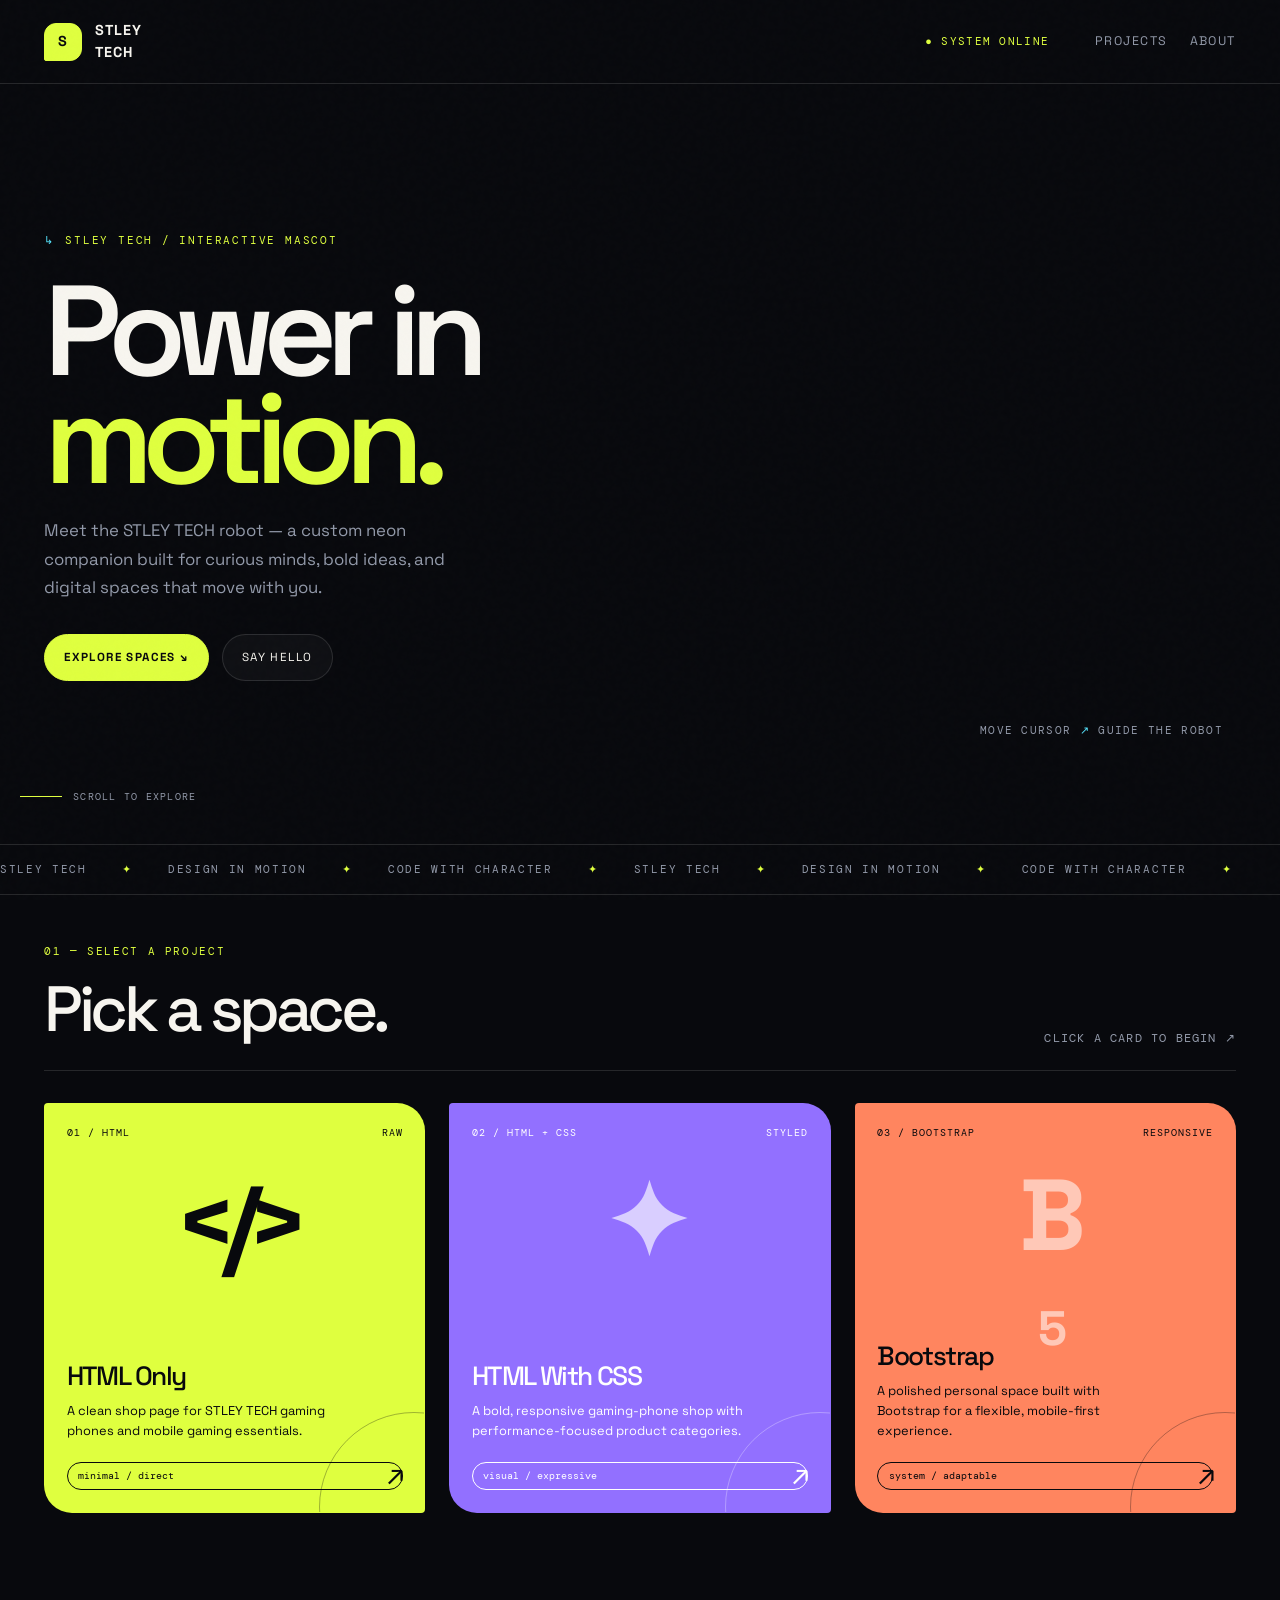
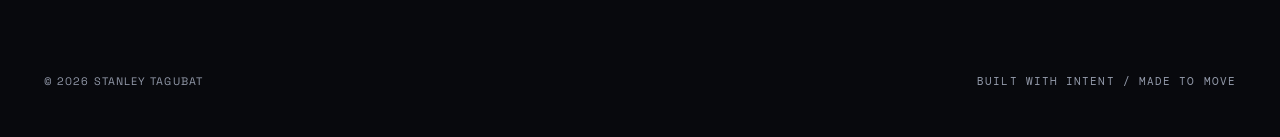
<file: index.html>
<html lang="en"><head><style>body {transition: opacity ease-in 0.2s; } 
body[unresolved] {opacity: 0; display: block; overflow: hidden; position: relative; } 
</style>
  <meta charset="utf-8">
  <meta name="viewport" content="width=device-width, initial-scale=1">
  <meta name="description" content="STLEY TECH — explore an interactive neon robot and three digital experiences.">
  <title>STLEY TECH | Interactive Robot</title>

  <!-- Bootstrap 5 for the responsive layout and UI primitives. -->
  <link href="https://cdn.jsdelivr.net/npm/bootstrap@5.3.3/dist/css/bootstrap.min.css" rel="stylesheet">
  <link rel="preconnect" href="https://fonts.googleapis.com">
  <link rel="preconnect" href="https://fonts.gstatic.com" crossorigin="">
  <link href="https://fonts.googleapis.com/css2?family=DM+Mono:wght@400;500&family=Space+Grotesk:wght@400;500;600;700&display=swap" rel="stylesheet">

  <style>
    :root {
      --ink: #08090d;
      --surface: #10131b;
      --surface-2: #171b26;
      --paper: #f7f5ef;
      --muted: #9299a9;
      --line: rgba(255,255,255,.12);
      --lime: #dfff3f;
      --cyan: #57e6ff;
      --violet: #9270ff;
      --orange: #ff855f;
    }

    * { box-sizing: border-box; }
    html { scroll-behavior: smooth; }
    body {
      margin: 0;
      overflow-x: hidden;
      color: var(--paper);
      background: var(--ink);
      font-family: 'Space Grotesk', sans-serif;
    }
    body::before {
      content: '';
      position: fixed;
      inset: 0;
      pointer-events: none;
      opacity: .2;
      z-index: 10;
      background-image: url("data:image/svg+xml,%3Csvg viewBox='0 0 180 180' xmlns='http://www.w3.org/2000/svg'%3E%3Cfilter id='n'%3E%3CfeTurbulence type='fractalNoise' baseFrequency='.8' numOctaves='3' stitchTiles='stitch'/%3E%3C/filter%3E%3Crect width='100%25' height='100%25' filter='url(%23n)' opacity='.08'/%3E%3C/svg%3E");
    }
    a { color: inherit; }
    .mono { font-family: 'DM Mono', monospace; }
    .container-xl { max-width: 1240px; }
    .nav-shell { border-bottom: 1px solid var(--line); }
    .navbar { padding: 1.25rem 0; }
    .brand { display: inline-flex; align-items: center; gap: .8rem; text-decoration: none; letter-spacing: .08em; font-weight: 700; font-size: .9rem; }
    .brand-mark { display: grid; place-items: center; width: 38px; height: 38px; border: 1px solid var(--lime); color: var(--ink); background: var(--lime); border-radius: 12px 12px 12px 2px; font-weight: 700; }
    .nav-link { color: var(--muted) !important; font-size: .78rem; text-transform: uppercase; letter-spacing: .12em; margin-left: 1.35rem; transition: color .25s ease; }
    .nav-link:hover { color: var(--lime) !important; }
    .nav-status { color: var(--lime); font-size: .68rem; letter-spacing: .12em; text-transform: uppercase; }

    .hero { position: relative; min-height: 760px; display: flex; align-items: center; padding: 6rem 0 7rem; }
    .hero-copy { position: relative; z-index: 2; }
    .eyebrow { color: var(--lime); font-size: .7rem; text-transform: uppercase; letter-spacing: .16em; }
    .eyebrow::before { content: '↳'; margin-right: .65rem; color: var(--cyan); }
    h1 { max-width: 760px; margin: 1.8rem 0 1.5rem; font-size: clamp(4rem, 10vw, 9.6rem); font-weight: 600; line-height: .84; letter-spacing: -.085em; }
    h1 .accent { color: var(--lime); }
    .lead-copy { max-width: 440px; color: var(--muted); font-size: 1.05rem; line-height: 1.7; }
    .hero-actions { display: flex; flex-wrap: wrap; gap: .8rem; margin-top: 2rem; }
    .btn-neon { border: 1px solid var(--lime); color: var(--ink); background: var(--lime); padding: .85rem 1.2rem; font-size: .73rem; letter-spacing: .12em; text-transform: uppercase; font-weight: 700; border-radius: 999px; transition: transform .25s ease, box-shadow .25s ease; }
    .btn-neon:hover { color: var(--ink); transform: translateY(-3px); box-shadow: 0 0 28px rgba(223,255,63,.25); }
    .btn-ghost { border: 1px solid var(--line); color: var(--paper); background: rgba(255,255,255,.03); padding: .85rem 1.2rem; font-size: .73rem; letter-spacing: .12em; text-transform: uppercase; border-radius: 999px; }
    .btn-ghost:hover { color: var(--cyan); border-color: var(--cyan); }

    #scene { position: absolute; inset: 0 -8% 0 35%; min-height: 600px; z-index: 1; pointer-events: none; }
    .spline-stage { position: absolute; inset: 0; pointer-events: auto; }
    .spline-stage canvas { width: 100%; height: 100%; display: block; }
    spline-viewer { position: absolute; inset: 0; z-index: 2; width: 100%; height: 100%; display: block; background: transparent; touch-action: pan-y; }
    .scene-caption { position: absolute; z-index: 2; right: 3%; bottom: 14%; color: var(--muted); font-size: .68rem; text-transform: uppercase; letter-spacing: .12em; }
    .scene-caption span { color: var(--cyan); }
    .scroll-cue { position: absolute; z-index: 2; bottom: 2.5rem; left: 0; display: flex; align-items: center; gap: .7rem; color: var(--muted); font-size: .65rem; letter-spacing: .12em; text-transform: uppercase; }
    .scroll-cue i { display: block; width: 42px; height: 1px; background: var(--lime); animation: pulse-line 1.8s ease-in-out infinite; }
    @keyframes pulse-line { 0%,100% { width: 22px; opacity: .4; } 50% { width: 48px; opacity: 1; } }

    .section-head { display: flex; justify-content: space-between; gap: 2rem; align-items: end; padding-bottom: 1.4rem; border-bottom: 1px solid var(--line); }
    .section-kicker { color: var(--lime); font-size: .68rem; letter-spacing: .15em; text-transform: uppercase; }
    h2 { margin: .7rem 0 0; font-size: clamp(2rem, 5vw, 4rem); letter-spacing: -.07em; }
    .section-head p { margin: 0; color: var(--muted); font-size: .75rem; text-transform: uppercase; letter-spacing: .1em; }
    .projects { padding: 3rem 0 8rem; }
    .project-card { position: relative; display: flex; flex-direction: column; min-height: 410px; overflow: hidden; padding: 1.35rem; color: var(--ink); text-decoration: none; border: 1px solid transparent; border-radius: 4px 28px 4px 28px; transform-style: preserve-3d; transition: border-color .3s ease, box-shadow .3s ease; }
    .project-card:hover { border-color: rgba(255,255,255,.6); box-shadow: 0 24px 60px rgba(0,0,0,.35); }
    .project-card::after { content: ''; position: absolute; width: 190px; height: 190px; right: -85px; bottom: -90px; border: 1px solid currentColor; border-radius: 50%; opacity: .3; }
    .card-lime { background: var(--lime); }
    .card-violet { color: white; background: var(--violet); }
    .card-orange { color: var(--ink); background: var(--orange); }
    .card-top { display: flex; justify-content: space-between; font-size: .63rem; text-transform: uppercase; letter-spacing: .1em; }
    .card-icon { display: grid; place-items: center; height: 165px; font-size: clamp(4rem, 8vw, 6.3rem); font-weight: 700; letter-spacing: -.15em; transform: translateZ(26px); }
    .card-violet .card-icon { color: #d9ceff; }
    .card-orange .card-icon { color: #ffc8b7; }
    .project-card h3 { margin: auto 0 .55rem; font-size: 1.65rem; letter-spacing: -.06em; }
    .project-card p { max-width: 285px; margin: 0; font-size: .8rem; line-height: 1.55; }
    .card-arrow { position: absolute; right: 1.2rem; bottom: 1rem; font-size: 1.8rem; }
    .chip { display: inline-block; margin-top: 1.35rem; padding: .35rem .65rem; border: 1px solid currentColor; border-radius: 999px; font-family: 'DM Mono', monospace; font-size: .61rem; }

    .marquee { overflow: hidden; border-block: 1px solid var(--line); color: var(--muted); white-space: nowrap; }
    .marquee-track { display: inline-flex; gap: 2.2rem; padding: 1rem 0; animation: marquee 24s linear infinite; font-size: .7rem; letter-spacing: .15em; text-transform: uppercase; }
    .marquee-track b { color: var(--lime); font-weight: 400; }
    @keyframes marquee { to { transform: translateX(-50%); } }
    footer { padding: 2rem 0 3rem; color: var(--muted); font-size: .68rem; letter-spacing: .1em; text-transform: uppercase; }
    .reveal { opacity: 0; transform: translateY(30px); transition: opacity .8s ease, transform .8s ease; }
    .reveal.is-visible { opacity: 1; transform: translateY(0); }
    @media (max-width: 991px) { #scene { inset: 22% -22% 0 28%; opacity: .82; } .hero { min-height: 820px; } .nav-link { margin-left: 0; margin-right: .8rem; } }
    @media (max-width: 575px) { .hero { min-height: 800px; padding-top: 4rem; } #scene { inset: 37% -35% 0 -15%; opacity: .82; } h1 { font-size: clamp(4rem, 20vw, 6.5rem); } .section-head { display: block; } .section-head p { margin-top: 1rem; } .project-card { min-height: 360px; } .nav-status { display: none; } }
    @media (prefers-reduced-motion: reduce) { *, *::before, *::after { scroll-behavior: auto !important; animation-duration: .01ms !important; transition-duration: .01ms !important; } .reveal { opacity: 1; transform: none; } }
  </style>
</head>
<body>
  <div class="nav-shell">
    <nav class="navbar navbar-expand-lg container-xl px-3 px-lg-4" aria-label="Main navigation">
      <a class="brand" href="index.html"><span class="brand-mark">S</span><span>STLEY<br>TECH</span></a>
      <div class="ms-auto d-flex align-items-center gap-2 gap-lg-4">
        <span class="nav-status mono">● system online</span>
        <div class="d-flex">
          <a class="nav-link" href="#projects">Projects</a>
          <a class="nav-link" href="#about">About</a>
        </div>
      </div>
    </nav>
  </div>

  <main>
    <section class="hero container-xl px-3 px-lg-4" id="about">
      <div id="scene" aria-label="Interactive STLEY TECH 3D robot mascot">
        <div class="spline-stage" id="spline-stage">
          <spline-viewer url="https://prod.spline.design/Zsv3hEXNpsfsJVyb/scene.splinecode"></spline-viewer>
        </div>
      </div>
      <div class="scene-caption mono">move cursor <span>↗</span> guide the robot</div>
      <div class="hero-copy reveal is-visible">
        <p class="eyebrow mono">STLEY TECH / Interactive mascot</p>
        <h1>Power in<br><span class="accent">motion.</span></h1>
        <p class="lead-copy">Meet the STLEY TECH robot — a custom neon companion built for curious minds, bold ideas, and digital spaces that move with you.</p>
        <div class="hero-actions">
          <a class="btn btn-neon" href="#projects">Explore spaces <span aria-hidden="true">↘</span></a>
          <a class="btn btn-ghost" href="mailto:hello@stley.tech">Say hello</a>
        </div>
      </div>
      <div class="scroll-cue mono"><i></i> Scroll to explore</div>
    </section>

    <div class="marquee mono" aria-hidden="true"><div class="marquee-track">STLEY TECH <b>✦</b> Design in motion <b>✦</b> Code with character <b>✦</b> STLEY TECH <b>✦</b> Design in motion <b>✦</b> Code with character <b>✦</b></div></div>

    <section class="projects container-xl px-3 px-lg-4" id="projects">
      <div class="section-head reveal is-visible">
        <div><span class="section-kicker mono">01 — Select a project</span><h2>Pick a space.</h2></div>
        <p class="mono">Click a card to begin ↗</p>
      </div>
      <div class="row g-3 g-lg-4 mt-2">
	        <div class="col-lg-4 reveal">
	          <a class="project-card card-lime" href="STLEY_TECH/index.html" data-tilt="">
	            <div class="card-top mono"><span>01 / HTML</span><span>raw</span></div>
	            <div class="card-icon" aria-hidden="true">&lt;/&gt;</div>
	            <h3>HTML Only</h3>
	            <p>A clean shop page for STLEY TECH gaming phones and mobile gaming essentials.</p>
            <span class="chip">minimal / direct</span><span class="card-arrow">↗</span>
          </a>
        </div>
        <div class="col-lg-4 reveal">
          <a class="project-card card-violet" href="STLEY_TECH_CSS/index.html" data-tilt="">
            <div class="card-top mono"><span>02 / HTML + CSS</span><span>styled</span></div>
            <div class="card-icon">✦</div>
            <h3>HTML With CSS</h3>
            <p>A bold, responsive gaming-phone shop with performance-focused product categories.</p>
            <span class="chip">visual / expressive</span><span class="card-arrow">↗</span>
          </a>
        </div>
        <div class="col-lg-4 reveal">
          <a class="project-card card-orange" href="personal_space/index.html" data-tilt="">
            <div class="card-top mono"><span>03 / Bootstrap</span><span>responsive</span></div>
            <div class="card-icon">B<span style="font-size:.48em">5</span></div>
            <h3>Bootstrap</h3>
            <p>A polished personal space built with Bootstrap for a flexible, mobile-first experience.</p>
            <span class="chip">system / adaptable</span><span class="card-arrow">↗</span>
          </a>
        </div>
      </div>
    </section>
  </main>

  <footer class="container-xl px-3 px-lg-4 d-flex justify-content-between flex-wrap gap-3"><span>© 2026 STANLEY TAGUBAT</span><span class="mono">Built with intent / made to move</span></footer>

  <script type="module" src="https://cdn.spline.design/@splinetool/viewer@2.0.75/build/spline-viewer.js"></script>
  <script src="https://cdn.jsdelivr.net/npm/bootstrap@5.3.3/dist/js/bootstrap.bundle.min.js"></script>
  <script>
    (() => {
      // Watermark Removal Logic
      const removeSplineWatermark = () => {
        const splineViewer = document.querySelector('spline-viewer');
        if (splineViewer && splineViewer.shadowRoot) {
          const logo = splineViewer.shadowRoot.querySelector('#logo');
          if (logo) {
            logo.style.display = 'none';
          }
        }
      };

      // Run immediately and also on a short delay to ensure the component is initialized
      removeSplineWatermark();
      setTimeout(removeSplineWatermark, 1000);
      setInterval(removeSplineWatermark, 2000); // Periodic check for dynamic updates

      const stage = document.getElementById('scene');
      window.addEventListener('wheel', event => {
        const path = typeof event.composedPath === 'function' ? event.composedPath() : [];
        const insideSpline = path.some(node => node && node.tagName === 'SPLINE-VIEWER') || (event.target && event.target.closest && event.target.closest('spline-viewer'));
        if (insideSpline) { event.preventDefault(); window.scrollBy({ top: event.deltaY, left: 0, behavior: 'auto' }); }
      }, { capture: true, passive: false });
      
      document.querySelectorAll('[data-tilt]').forEach(card => {
        card.addEventListener('pointermove', e => { 
          const r = card.getBoundingClientRect(); 
          card.style.transform = `perspective(900px) rotateX(${((e.clientY-r.top)/r.height-.5)*-6}deg) rotateY(${((e.clientX-r.left)/r.width-.5)*7}deg) translateY(-6px)`; 
        });
        card.addEventListener('pointerleave', () => { card.style.transform = ''; });
      });
      
      const reveal = new IntersectionObserver(entries => entries.forEach(entry => { 
        if (entry.isIntersecting) { 
          entry.target.classList.add('is-visible'); 
          reveal.unobserve(entry.target); 
        } 
      }), { threshold: .15 });
      document.querySelectorAll('.reveal').forEach(el => reveal.observe(el));
    })();
  </script>
</body></html>
</file>
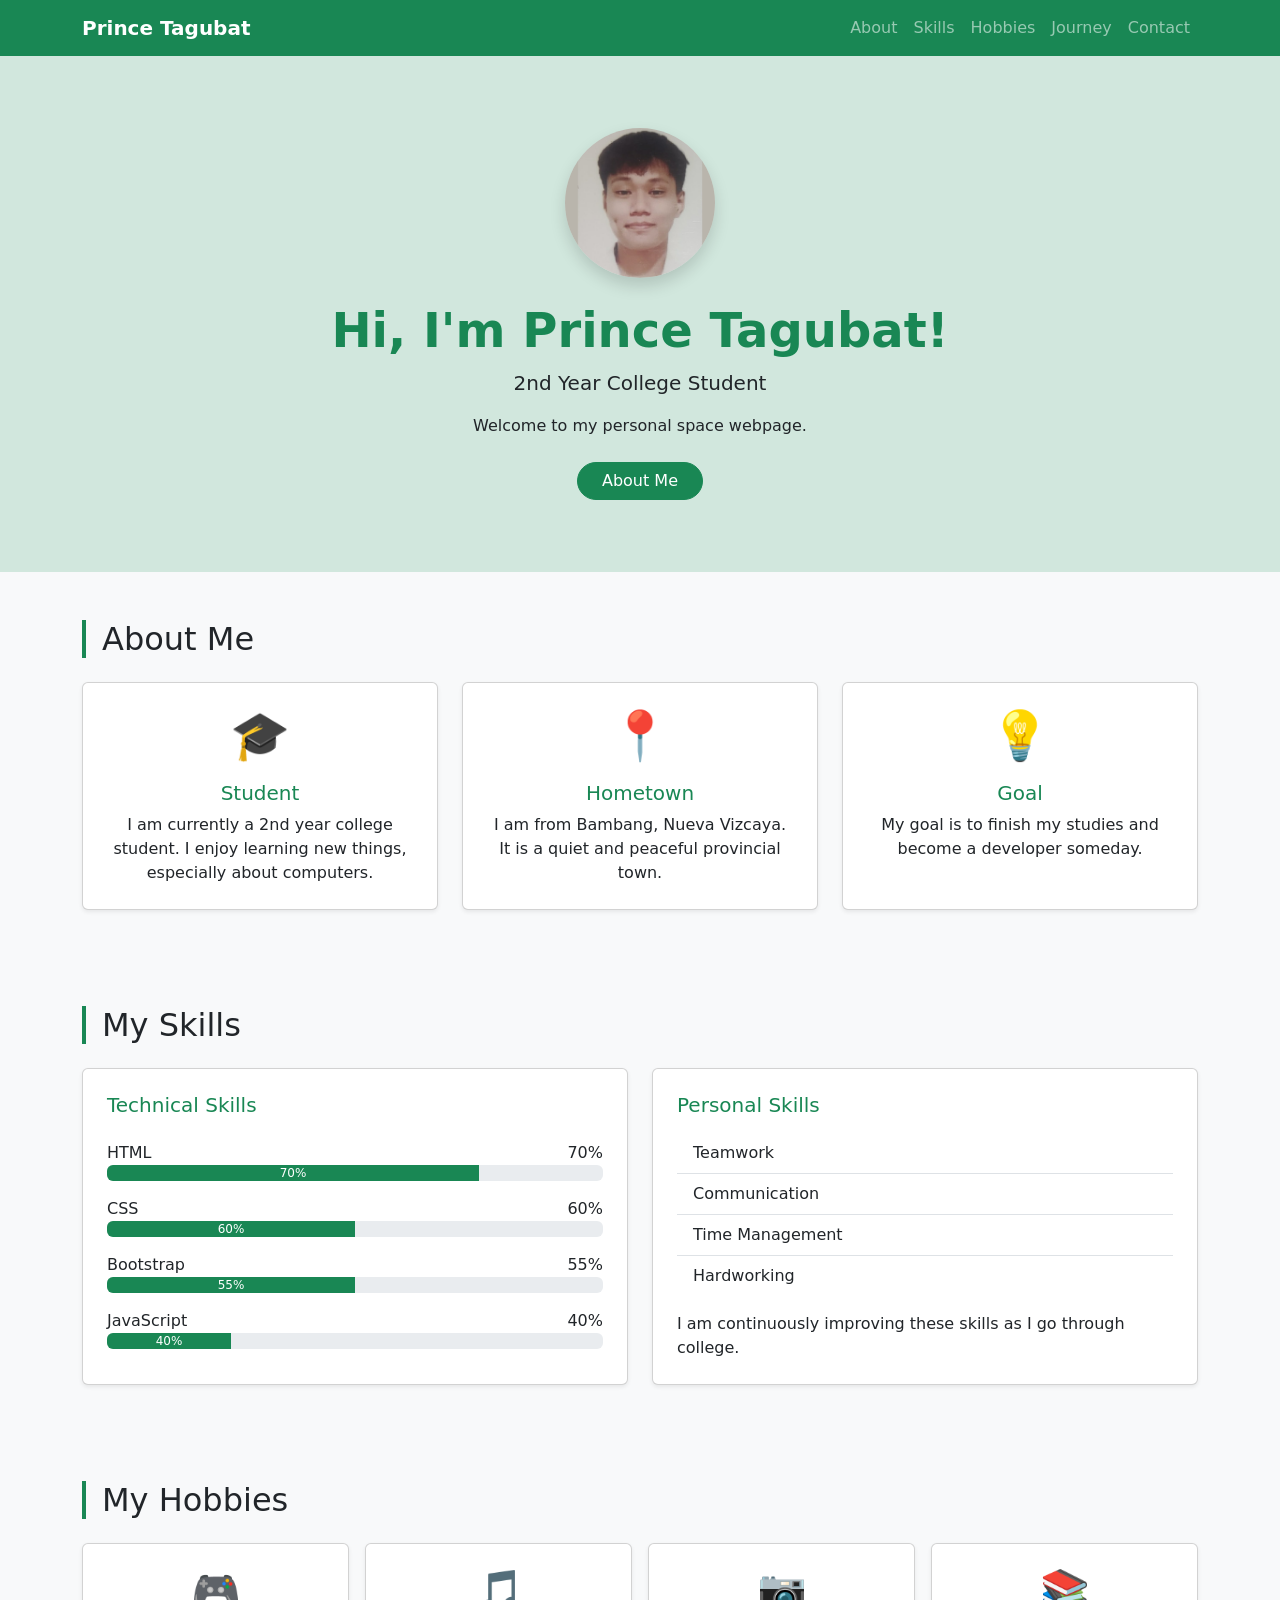
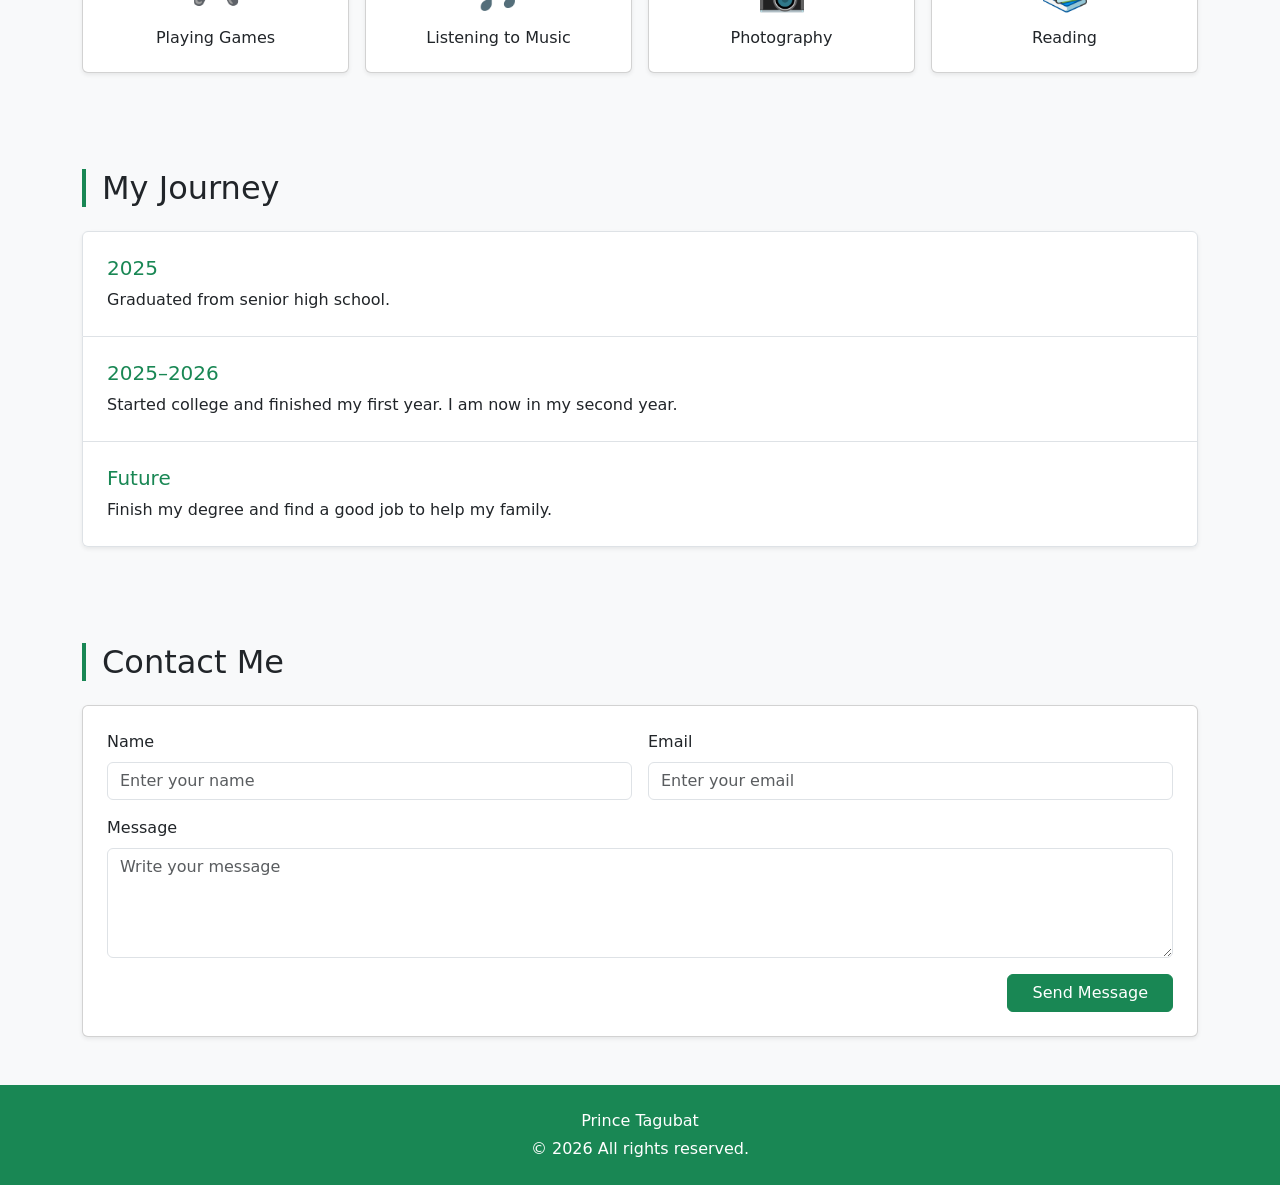
<file: personal_space/index.html>
<!DOCTYPE html>
<html lang="en">
<head>
  <meta charset="UTF-8">
  <meta name="viewport" content="width=device-width, initial-scale=1">
  <meta name="description" content="Personal space webpage of Prince Tagubat">
  <title>Prince Tagubat | Personal Space</title>
  <link href="https://cdn.jsdelivr.net/npm/bootstrap@5.3.3/dist/css/bootstrap.min.css" rel="stylesheet">
</head>
<body class="bg-light text-dark">

  <!-- Navigation -->
  <nav class="navbar navbar-expand-lg navbar-dark bg-success sticky-top">
    <div class="container">
      <a class="navbar-brand fw-bold" href="#home">Prince Tagubat</a>
      <button
        class="navbar-toggler"
        type="button"
        data-bs-toggle="collapse"
        data-bs-target="#mainNavigation"
        aria-controls="mainNavigation"
        aria-expanded="false"
        aria-label="Toggle navigation">
        <span class="navbar-toggler-icon"></span>
      </button>

      <div class="collapse navbar-collapse" id="mainNavigation">
        <ul class="navbar-nav ms-auto">
          <li class="nav-item"><a class="nav-link" href="#about">About</a></li>
          <li class="nav-item"><a class="nav-link" href="#skills">Skills</a></li>
          <li class="nav-item"><a class="nav-link" href="#hobbies">Hobbies</a></li>
          <li class="nav-item"><a class="nav-link" href="#journey">Journey</a></li>
          <li class="nav-item"><a class="nav-link" href="#contact">Contact</a></li>
        </ul>
      </div>
    </div>
  </nav>

  <!-- Home / Header -->
  <header id="home" class="bg-success-subtle text-center py-5">
    <div class="container py-4">
      <img src="avatar.png" width="150" height="150" class="rounded-circle img-fluid mb-4 shadow" alt="Photo of Prince Tagubat">
      <h1 class="display-5 fw-bold text-success">Hi, I'm Prince Tagubat!</h1>
      <p class="lead">2nd Year College Student</p>
      <p class="mb-4">Welcome to my personal space webpage.</p>
      <a href="#about" class="btn btn-success rounded-pill px-4">About Me</a>
    </div>
  </header>

  <!-- About Me -->
  <section id="about" class="container py-5">
    <h2 class="border-start border-success border-4 ps-3 mb-4">About Me</h2>
    <div class="row g-4">
      <div class="col-md-4">
        <div class="card h-100 text-center shadow-sm">
          <div class="card-body p-4">
            <div class="display-5 text-success mb-3">🎓</div>
            <h3 class="h5 card-title text-success">Student</h3>
            <p class="card-text">I am currently a 2nd year college student. I enjoy learning new things, especially about computers.</p>
          </div>
        </div>
      </div>
      <div class="col-md-4">
        <div class="card h-100 text-center shadow-sm">
          <div class="card-body p-4">
            <div class="display-5 text-danger mb-3">📍</div>
            <h3 class="h5 card-title text-success">Hometown</h3>
            <p class="card-text">I am from Bambang, Nueva Vizcaya. It is a quiet and peaceful provincial town.</p>
          </div>
        </div>
      </div>
      <div class="col-md-4">
        <div class="card h-100 text-center shadow-sm">
          <div class="card-body p-4">
            <div class="display-5 text-warning mb-3">💡</div>
            <h3 class="h5 card-title text-success">Goal</h3>
            <p class="card-text">My goal is to finish my studies and become a developer someday.</p>
          </div>
        </div>
      </div>
    </div>
  </section>

  <!-- Skills -->
  <section id="skills" class="container py-5">
    <h2 class="border-start border-success border-4 ps-3 mb-4">My Skills</h2>
    <div class="row g-4">
      <div class="col-md-6">
        <div class="card h-100 shadow-sm">
          <div class="card-body p-4">
            <h3 class="h5 text-success">Technical Skills</h3>
            <div class="mt-4">
              <div class="d-flex justify-content-between"><span>HTML</span><span>70%</span></div>
              <div class="progress mb-3" role="progressbar" aria-label="HTML skill level" aria-valuenow="70" aria-valuemin="0" aria-valuemax="100">
                <div class="progress-bar bg-success w-75">70%</div>
              </div>
              <div class="d-flex justify-content-between"><span>CSS</span><span>60%</span></div>
              <div class="progress mb-3" role="progressbar" aria-label="CSS skill level" aria-valuenow="60" aria-valuemin="0" aria-valuemax="100">
                <div class="progress-bar bg-success w-50">60%</div>
              </div>
              <div class="d-flex justify-content-between"><span>Bootstrap</span><span>55%</span></div>
              <div class="progress mb-3" role="progressbar" aria-label="Bootstrap skill level" aria-valuenow="55" aria-valuemin="0" aria-valuemax="100">
                <div class="progress-bar bg-success w-50">55%</div>
              </div>
              <div class="d-flex justify-content-between"><span>JavaScript</span><span>40%</span></div>
              <div class="progress" role="progressbar" aria-label="JavaScript skill level" aria-valuenow="40" aria-valuemin="0" aria-valuemax="100">
                <div class="progress-bar bg-success w-25">40%</div>
              </div>
            </div>
          </div>
        </div>
      </div>
      <div class="col-md-6">
        <div class="card h-100 shadow-sm">
          <div class="card-body p-4">
            <h3 class="h5 text-success">Personal Skills</h3>
            <ul class="list-group list-group-flush mt-3">
              <li class="list-group-item">Teamwork</li>
              <li class="list-group-item">Communication</li>
              <li class="list-group-item">Time Management</li>
              <li class="list-group-item">Hardworking</li>
            </ul>
            <p class="mt-3 mb-0">I am continuously improving these skills as I go through college.</p>
          </div>
        </div>
      </div>
    </div>
  </section>

  <!-- Hobbies -->
  <section id="hobbies" class="container py-5">
    <h2 class="border-start border-success border-4 ps-3 mb-4">My Hobbies</h2>
    <div class="row g-3">
      <div class="col-6 col-md-3">
        <div class="card h-100 text-center shadow-sm"><div class="card-body"><div class="fs-1">🎮</div><h3 class="h6 mt-2">Playing Games</h3></div></div>
      </div>
      <div class="col-6 col-md-3">
        <div class="card h-100 text-center shadow-sm"><div class="card-body"><div class="fs-1">🎵</div><h3 class="h6 mt-2">Listening to Music</h3></div></div>
      </div>
      <div class="col-6 col-md-3">
        <div class="card h-100 text-center shadow-sm"><div class="card-body"><div class="fs-1">📷</div><h3 class="h6 mt-2">Photography</h3></div></div>
      </div>
      <div class="col-6 col-md-3">
        <div class="card h-100 text-center shadow-sm"><div class="card-body"><div class="fs-1">📚</div><h3 class="h6 mt-2">Reading</h3></div></div>
      </div>
    </div>
  </section>

  <!-- Education Journey -->
  <section id="journey" class="container py-5">
    <h2 class="border-start border-success border-4 ps-3 mb-4">My Journey</h2>
    <div class="list-group shadow-sm">
      <div class="list-group-item p-4">
        <h3 class="h5 text-success">2025</h3>
        <p class="mb-0">Graduated from senior high school.</p>
      </div>
      <div class="list-group-item p-4">
        <h3 class="h5 text-success">2025–2026</h3>
        <p class="mb-0">Started college and finished my first year. I am now in my second year.</p>
      </div>
      <div class="list-group-item p-4">
        <h3 class="h5 text-success">Future</h3>
        <p class="mb-0">Finish my degree and find a good job to help my family.</p>
      </div>
    </div>
  </section>

  <!-- Contact -->
  <section id="contact" class="container py-5">
    <h2 class="border-start border-success border-4 ps-3 mb-4">Contact Me</h2>
    <div class="card shadow-sm">
      <div class="card-body p-4">
        <form>
          <div class="row g-3">
            <div class="col-md-6">
              <label for="name" class="form-label">Name</label>
              <input type="text" class="form-control" id="name" placeholder="Enter your name" required>
            </div>
            <div class="col-md-6">
              <label for="email" class="form-label">Email</label>
              <input type="email" class="form-control" id="email" placeholder="Enter your email" required>
            </div>
            <div class="col-12">
              <label for="message" class="form-label">Message</label>
              <textarea class="form-control" id="message" rows="4" placeholder="Write your message" required></textarea>
            </div>
            <div class="col-12 text-end">
              <button type="submit" class="btn btn-success px-4">Send Message</button>
            </div>
          </div>
        </form>
      </div>
    </div>
  </section>

  <!-- Footer -->
  <footer class="bg-success text-white text-center py-4">
    <div class="container">
      <p class="mb-1">Prince Tagubat</p>
      <p class="mb-0">&copy; 2026 All rights reserved.</p>
    </div>
  </footer>

  <script src="https://cdn.jsdelivr.net/npm/bootstrap@5.3.3/dist/js/bootstrap.bundle.min.js"></script>
</body>
</html>
</file>
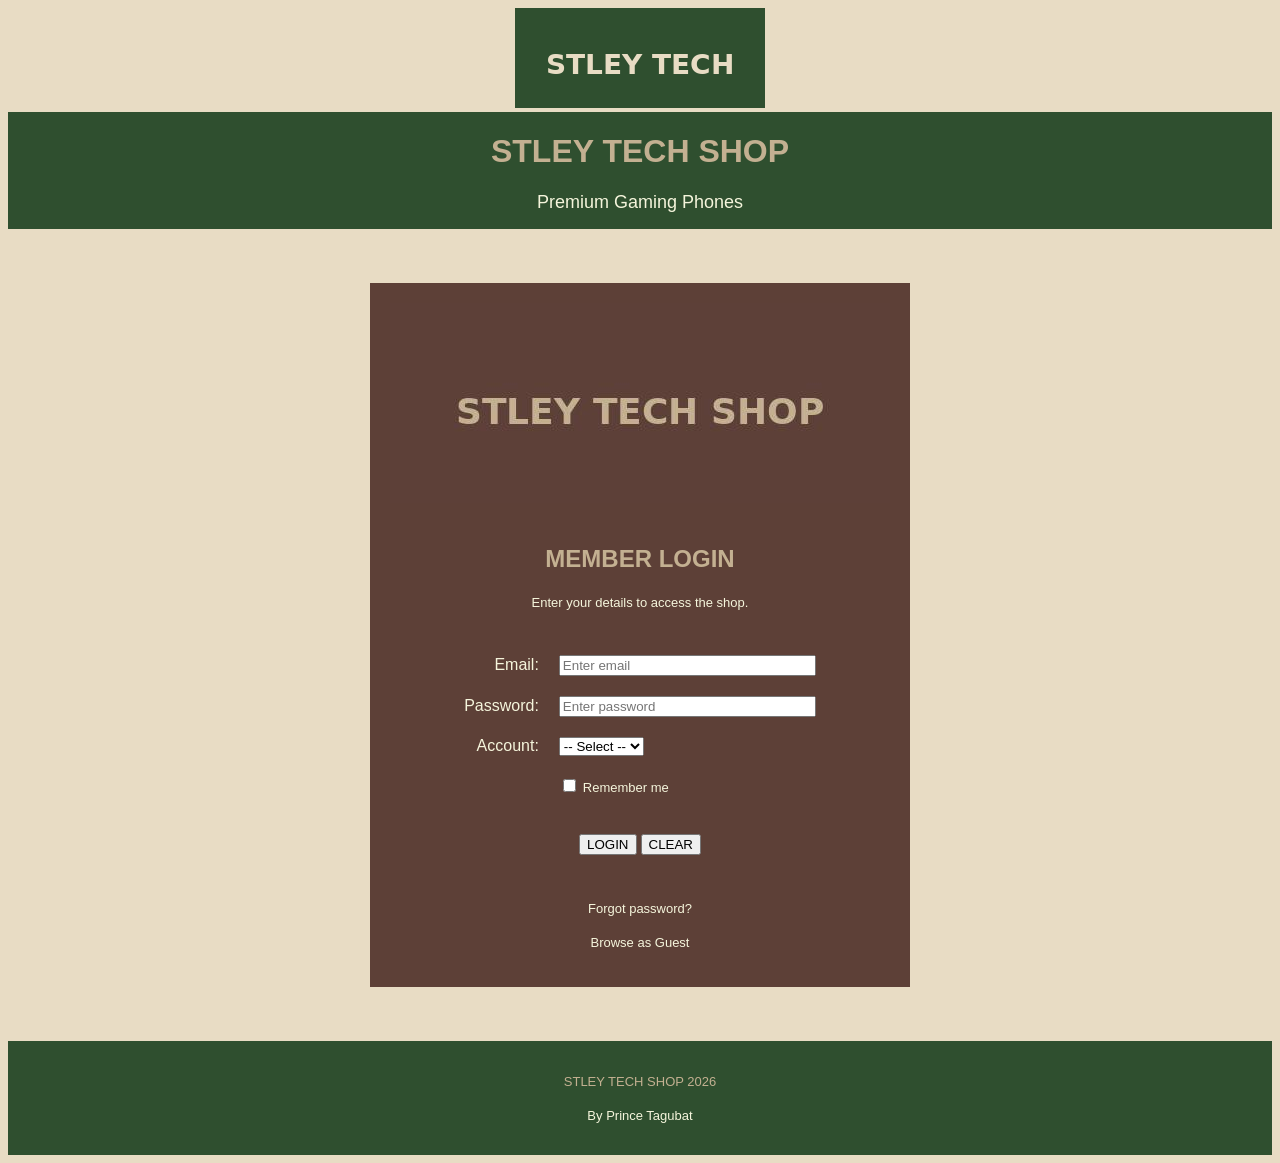
<file: STLEY_TECH/index.html>
<!DOCTYPE html>
<html>
<head>
    <title>STLEY TECH SHOP - Login</title>
    <meta charset="UTF-8">
</head>
<body bgcolor="#E8DCC4" link="#5D4037" vlink="#8B4513" alink="#228B22">

<table width="100%" cellpadding="0" cellspacing="0" border="0">
    <tr>
        <td align="center" height="100">
            <img src="logo.png" alt="STLEY TECH SHOP" width="250" height="100">
        </td>
    </tr>
</table>

<table width="100%" cellpadding="0" cellspacing="0" border="0" bgcolor="#2F4F2F">
    <tr>
        <td align="center">
            <h1><font face="Arial" color="#C3B091">STLEY TECH SHOP</font></h1>
            <p><font face="Arial" color="#F5F5DC" size="4">Premium Gaming Phones</font></p>
        </td>
    </tr>
</table>

<br><br><br>

<table width="500" cellpadding="20" cellspacing="0" border="0" bgcolor="#5D4037" align="center">
    <tr>
        <td align="center">
            <img src="login_banner.jpg" alt="Login" width="500" height="200">
            <br><br>
            <h2><font face="Arial" color="#C3B091">MEMBER LOGIN</font></h2>
            <p><font face="Arial" color="#F5F5DC" size="2">Enter your details to access the shop.</font></p>
            <br>
            <form action="shop.html" method="get">
                <table cellpadding="10" cellspacing="0" border="0">
                    <tr>
                        <td align="right"><font face="Arial" color="#F5F5DC">Email:</font></td>
                        <td><input type="email" name="email" size="30" placeholder="Enter email" required></td>
                    </tr>
                    <tr>
                        <td align="right"><font face="Arial" color="#F5F5DC">Password:</font></td>
                        <td><input type="password" name="pass" size="30" placeholder="Enter password" required></td>
                    </tr>
                    <tr>
                        <td align="right"><font face="Arial" color="#F5F5DC">Account:</font></td>
                        <td>
                            <select name="type" required>
                                <option value="">-- Select --</option>
                                <option value="customer">Customer</option>
                                <option value="member">Member</option>
                            </select>
                        </td>
                    </tr>
                    <tr>
                        <td></td>
                        <td><input type="checkbox" name="remember"> <font face="Arial" color="#F5F5DC" size="2">Remember me</font></td>
                    </tr>
                    <tr>
                        <td colspan="2" align="center">
                            <br>
                            <input type="submit" value="LOGIN">
                            <input type="reset" value="CLEAR">
                        </td>
                    </tr>
                </table>
            </form>
            <br>
            <p><font face="Arial" color="#C3B091" size="2"><a href="forgot.html"><font color="#F5F5DC">Forgot password?</font></a></font></p>
            <p><font face="Arial" color="#C3B091" size="2"><a href="shop.html"><font color="#F5F5DC">Browse as Guest</font></a></font></p>
        </td>
    </tr>
</table>

<br><br><br>

<table width="100%" cellpadding="15" cellspacing="0" border="0" bgcolor="#2F4F2F">
    <tr>
        <td align="center">
            <p><font face="Arial" size="2" color="#C3B091">STLEY TECH SHOP 2026</font></p>
            <p><font face="Arial" size="2" color="#F5F5DC">By Prince Tagubat</font></p>
        </td>
    </tr>
</table>

</body>
</html>
</file>
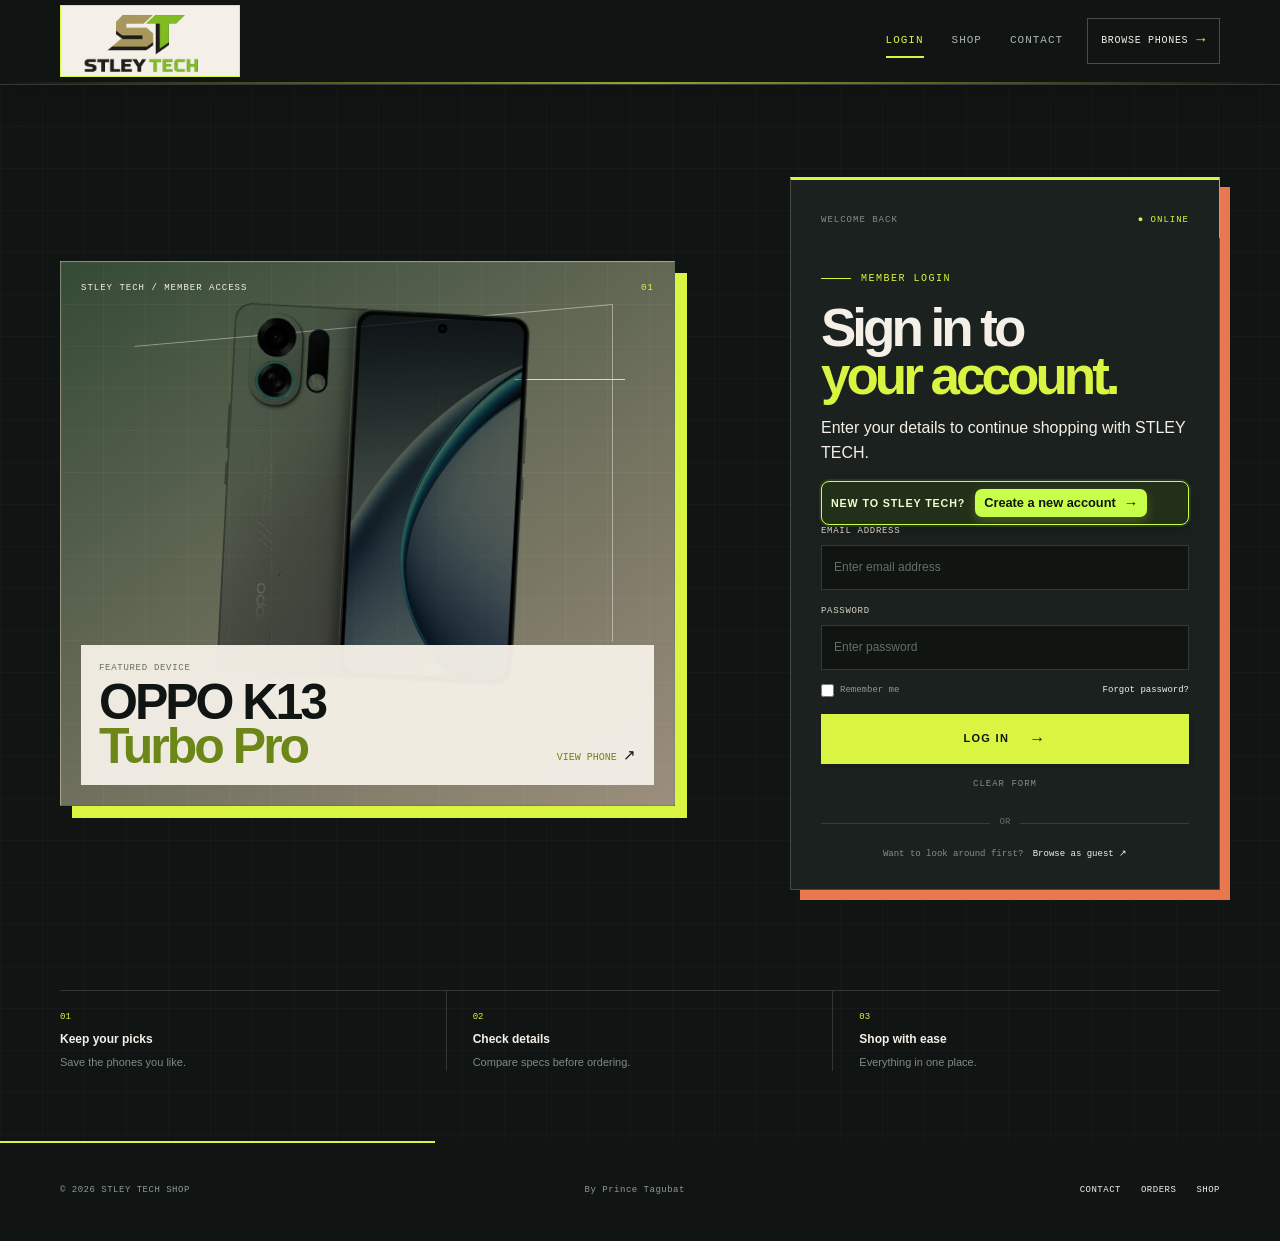
<file: STLEY_TECH_CSS/index.html>
<!DOCTYPE html>
<html lang="en">
<head>
    <meta charset="UTF-8">
    <meta name="viewport" content="width=device-width, initial-scale=1.0">
    <meta name="description" content="STLEY TECH member login and OPPO K13 Turbo Pro gaming phone.">
    <title>STLEY TECH | Member Login</title>
    <link rel="stylesheet" href="style.css?v=account-highlight-2">
</head>
<body class="dark-page login-page">
    <header class="site-header">
        <div class="container header-inner">
            <a class="brand" href="index.html"><img src="logo.png" alt="STLEY TECH logo"></a>
            <nav class="site-nav" aria-label="Main navigation"><a class="active" href="index.html">Login</a><a href="shop.html">Shop</a><a href="contact.html">Contact</a></nav>
            <a class="header-cta" href="shop.html">Browse phones <span>→</span></a>
        </div>
    </header>

    <main>
        <section class="login-hero container">
            <div class="login-showcase">
                <div class="showcase-top"><span>STLEY TECH / MEMBER ACCESS</span><span>01</span></div>
                <div class="showcase-art">
                    <img src="oppok13_main.jpg" alt="OPPO K13 Turbo Pro gaming phone">
                </div>
                <div class="showcase-details">
                    <div><p>Featured device</p><h1>OPPO K13<br><span>Turbo Pro</span></h1></div>
                    <a href="oppo.html">View phone <span>↗</span></a>
                </div>
            </div>

            <div class="login-panel">
                <div class="panel-label"><span>WELCOME BACK</span><span class="panel-online">● ONLINE</span></div>
                <div class="login-heading"><p class="small-title">Member login</p><h2>Sign in to<br><span>your account.</span></h2><p>Enter your details to continue shopping with STLEY TECH.</p><div class="create-account-p">
    <span class="create-account-label">New to STLEY TECH?</span>
    <a class="create-account-link" href="register.html">Create a new account <span aria-hidden="true">→</span></a>
</div></div>
                <form action="login.php" method="post"><input type="hidden" name="csrf_token" value="">
                    <div class="form-field"><label for="email">Email address</label><input id="email" type="email" name="email" placeholder="Enter email address" autocomplete="email" required></div>
                    <div class="form-field"><label for="password">Password</label><input id="password" type="password" name="pass" placeholder="Enter password" autocomplete="current-password" required></div>
                    <div class="login-options"><label for="remember"><input id="remember" type="checkbox" name="remember"> Remember me</label><a href="forgot.html">Forgot password?</a></div>
                    <button class="button green-button" type="submit">Log in <span>→</span></button>
                    <button class="reset-button" type="reset">Clear form</button>
                </form>
                <div class="login-divider"><span>OR</span></div>
                <p class="guest-login">Want to look around first? <a href="shop.html">Browse as guest <span>↗</span></a></p>
            </div>
        </section>

        <section class="login-benefits container">
            <div><span>01</span><strong>Keep your picks</strong><small>Save the phones you like.</small></div>
            <div><span>02</span><strong>Check details</strong><small>Compare specs before ordering.</small></div>
            <div><span>03</span><strong>Shop with ease</strong><small>Everything in one place.</small></div>
        </section>
    </main>

    <footer class="site-footer"><div class="container footer-inner"><p>© 2026 STLEY TECH SHOP</p><p>By Prince Tagubat</p><div class="footer-links"><a href="contact.html">Contact</a><a href="order.html">Orders</a><a href="shop.html">Shop</a></div></div></footer>
<script src="csrf.php"></script><script src="flash.php"></script></body>
</html>
</file>
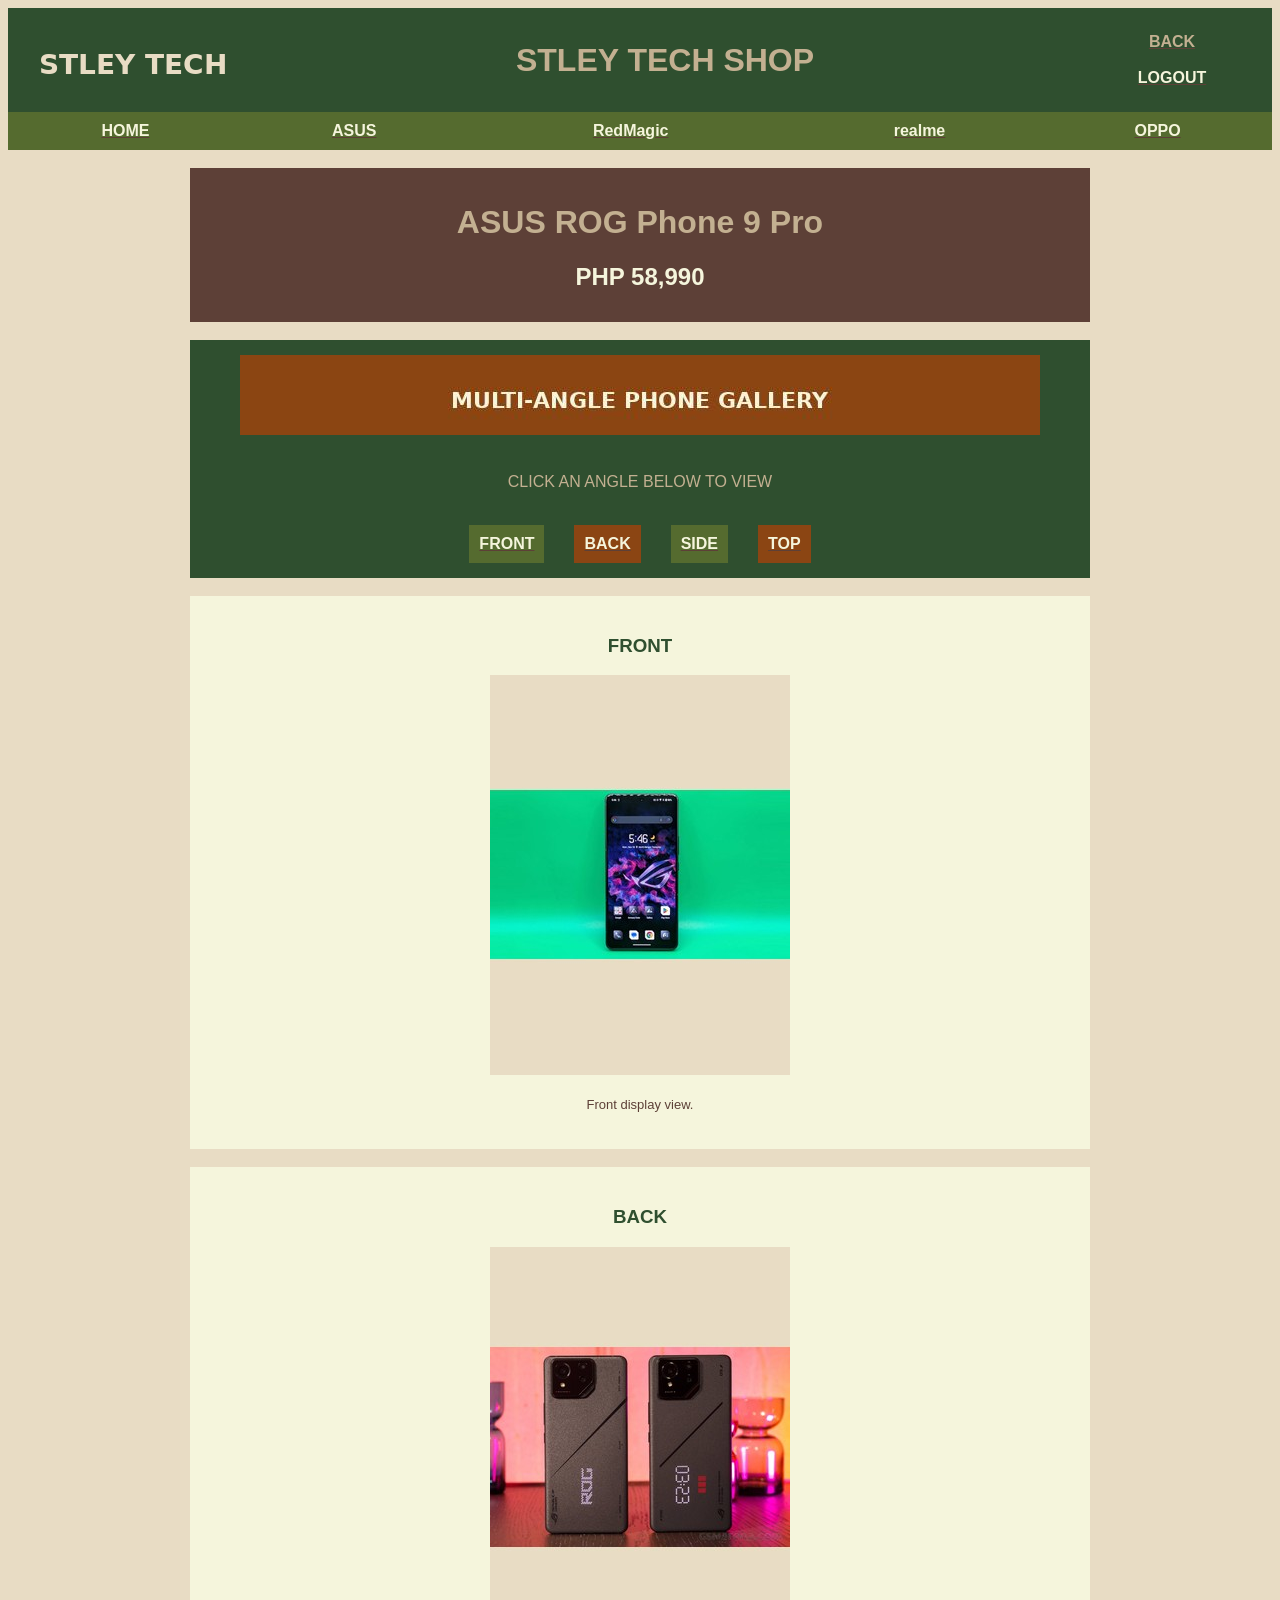
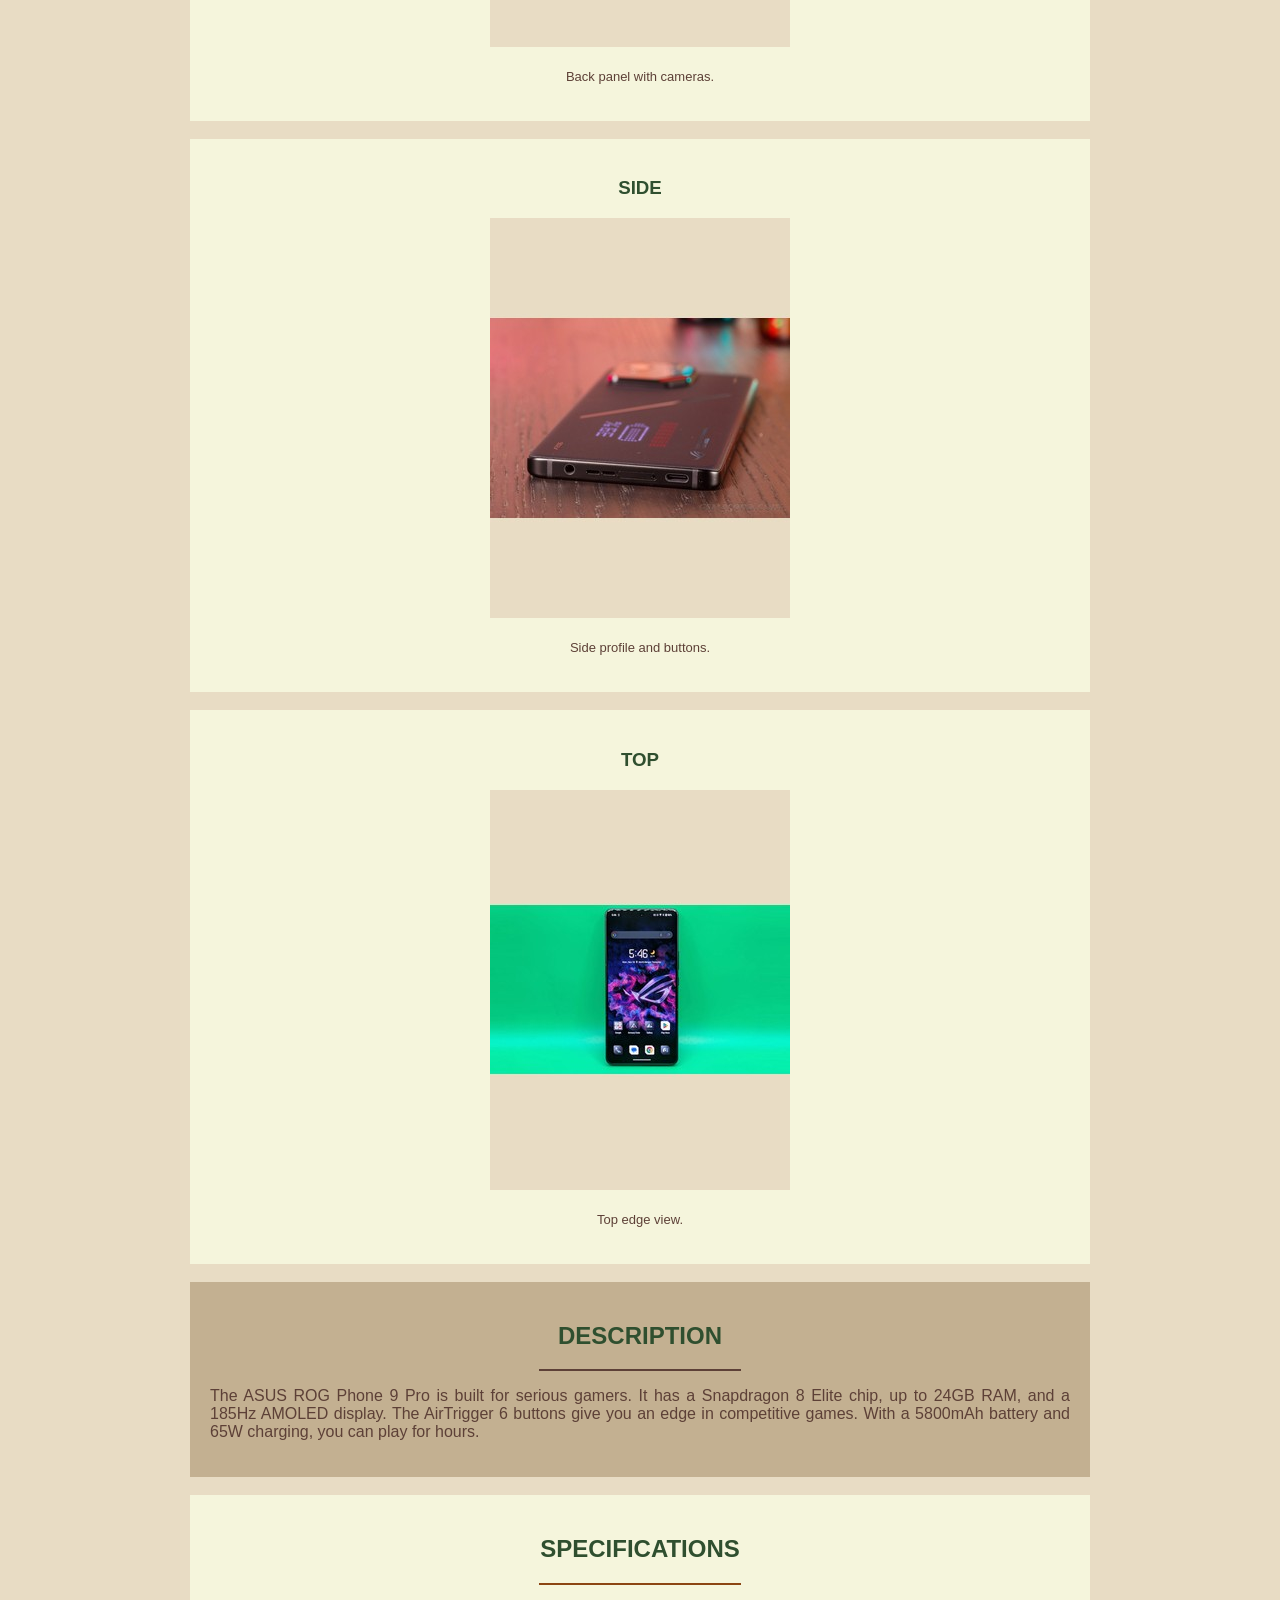
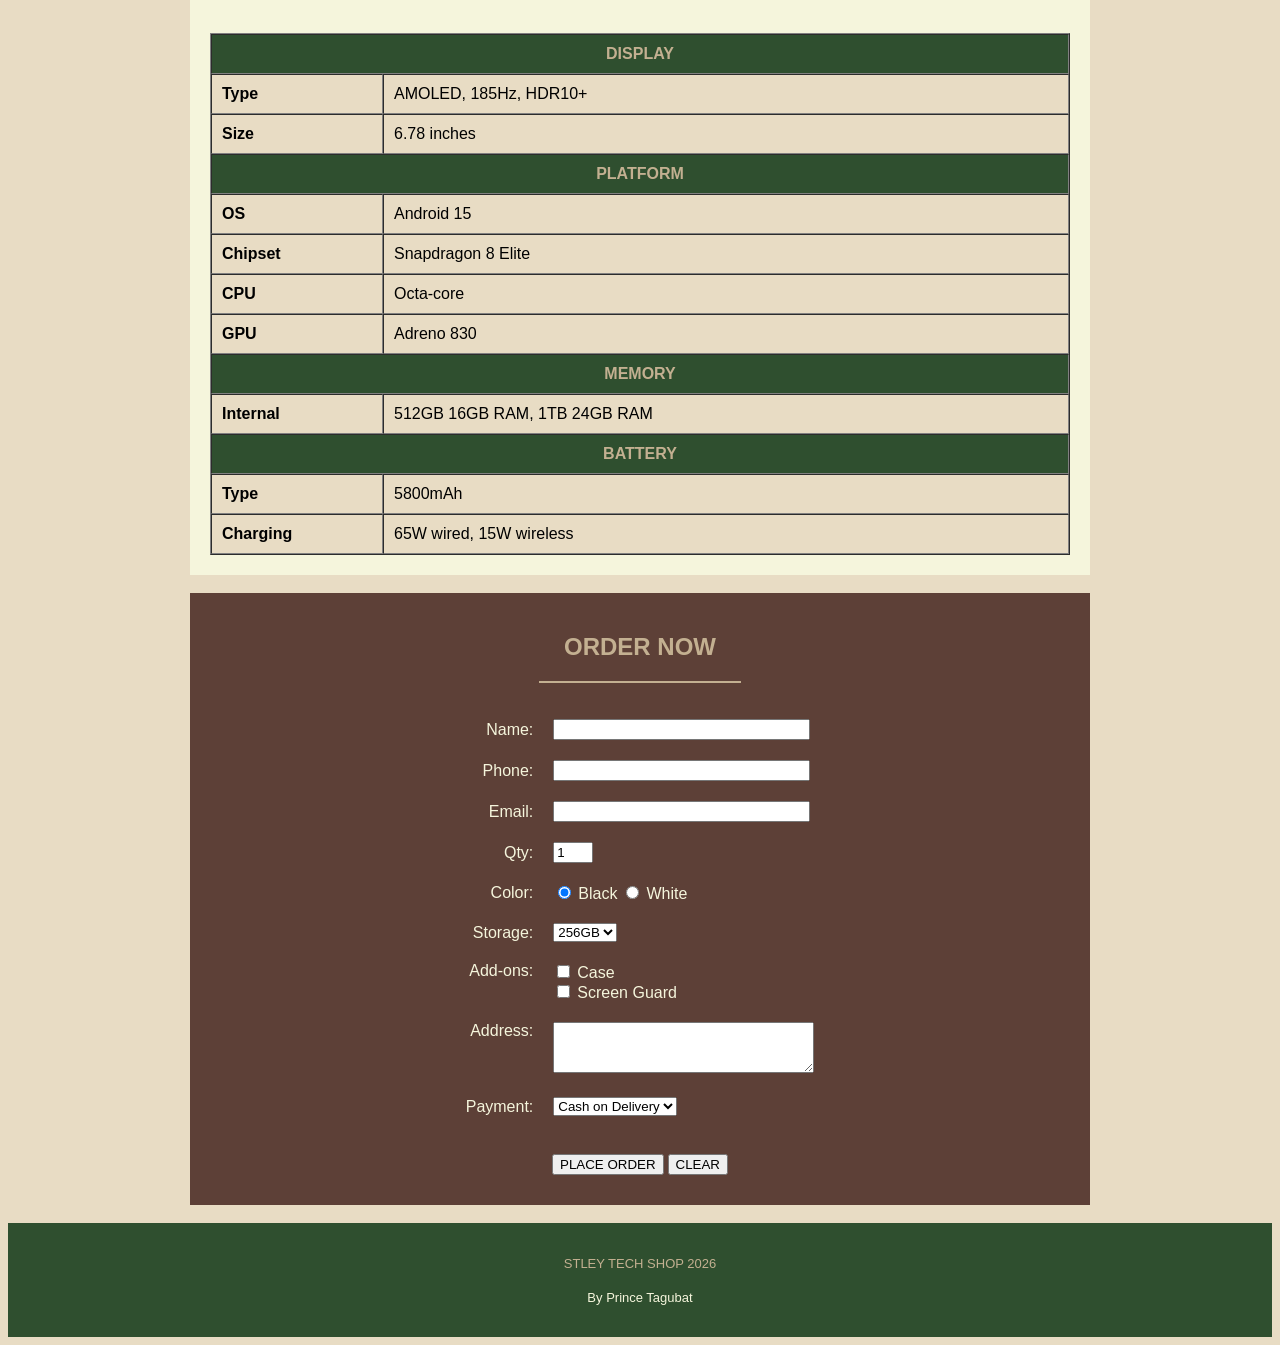
<file: STLEY_TECH/asus.html>
<!DOCTYPE html>
<html>
<head>
    <title>STLEY TECH - ASUS ROG Phone 9 Pro</title>
    <meta charset="UTF-8">
</head>
<body bgcolor="#E8DCC4" link="#5D4037" vlink="#8B4513" alink="#228B22">

<table width="100%" cellpadding="0" cellspacing="0" border="0" bgcolor="#2F4F2F">
    <tr>
        <td width="250" align="center">
            <a href="shop.html"><img src="logo.png" alt="Logo" width="250" height="100"></a>
        </td>
        <td align="center">
            <h1><font face="Arial" color="#C3B091">STLEY TECH SHOP</font></h1>
        </td>
        <td width="200" align="center">
            <a href="shop.html"><font face="Arial" color="#C3B091"><strong>BACK</strong></font></a>
            <br><br>
            <a href="index.html"><font face="Arial" color="#F5F5DC"><strong>LOGOUT</strong></font></a>
        </td>
    </tr>
</table>

<table width="100%" cellpadding="10" cellspacing="0" border="0" bgcolor="#556B2F">
    <tr>
        <td align="center"><a href="shop.html"><font face="Arial" color="#F5F5DC" size="3"><strong>HOME</strong></font></a></td>
        <td align="center"><a href="asus.html"><font face="Arial" color="#F5F5DC" size="3"><strong>ASUS</strong></font></a></td>
        <td align="center"><a href="redmagic.html"><font face="Arial" color="#F5F5DC" size="3"><strong>RedMagic</strong></font></a></td>
        <td align="center"><a href="realme.html"><font face="Arial" color="#F5F5DC" size="3"><strong>realme</strong></font></a></td>
        <td align="center"><a href="oppo.html"><font face="Arial" color="#F5F5DC" size="3"><strong>OPPO</strong></font></a></td>
    </tr>
</table>

<br>

<table width="900" cellpadding="15" cellspacing="0" border="0" bgcolor="#5D4037" align="center">
    <tr>
        <td align="center">
            <h1><font face="Arial" color="#C3B091">ASUS ROG Phone 9 Pro</font></h1>
            <p><font face="Arial" color="#F5F5DC" size="5"><strong>PHP 58,990</strong></font></p>
        </td>
    </tr>
</table>

<br>

<table width="900" cellpadding="15" cellspacing="0" border="0" bgcolor="#2F4F2F" align="center">
    <tr>
        <td align="center">
            <img src="viewer_header.jpg" alt="Gallery" width="800" height="80">
            <br><br>
            <p><font face="Arial" color="#C3B091" size="3">CLICK AN ANGLE BELOW TO VIEW</font></p>
            <br>
            <table cellpadding="10" cellspacing="0" border="0">
                <tr>
                    <td bgcolor="#556B2F" cellpadding="15"><a href="#front"><font face="Arial" color="#F5F5DC" size="3"><strong>FRONT</strong></font></a></td>
                    <td width="10"></td>
                    <td bgcolor="#8B4513" cellpadding="15"><a href="#back"><font face="Arial" color="#F5F5DC" size="3"><strong>BACK</strong></font></a></td>
                    <td width="10"></td>
                    <td bgcolor="#556B2F" cellpadding="15"><a href="#side"><font face="Arial" color="#F5F5DC" size="3"><strong>SIDE</strong></font></a></td>
                    <td width="10"></td>
                    <td bgcolor="#8B4513" cellpadding="15"><a href="#top"><font face="Arial" color="#F5F5DC" size="3"><strong>TOP</strong></font></a></td>
                </tr>
            </table>
        </td>
    </tr>
</table>

<br>

<a name="front"></a>
<table width="900" cellpadding="20" cellspacing="0" border="0" bgcolor="#F5F5DC" align="center">
    <tr><td align="center">
        <h3><font face="Arial" color="#2F4F2F">FRONT</font></h3>
        <img src="rog9_front.jpg" alt="Front" width="300" height="400">
        <p><font face="Arial" size="2" color="#5D4037">Front display view.</font></p>
    </td></tr>
</table>

<br>

<a name="back"></a>
<table width="900" cellpadding="20" cellspacing="0" border="0" bgcolor="#F5F5DC" align="center">
    <tr><td align="center">
        <h3><font face="Arial" color="#2F4F2F">BACK</font></h3>
        <img src="rog9_back.jpg" alt="Back" width="300" height="400">
        <p><font face="Arial" size="2" color="#5D4037">Back panel with cameras.</font></p>
    </td></tr>
</table>

<br>

<a name="side"></a>
<table width="900" cellpadding="20" cellspacing="0" border="0" bgcolor="#F5F5DC" align="center">
    <tr><td align="center">
        <h3><font face="Arial" color="#2F4F2F">SIDE</font></h3>
        <img src="rog9_side.jpg" alt="Side" width="300" height="400">
        <p><font face="Arial" size="2" color="#5D4037">Side profile and buttons.</font></p>
    </td></tr>
</table>

<br>

<a name="top"></a>
<table width="900" cellpadding="20" cellspacing="0" border="0" bgcolor="#F5F5DC" align="center">
    <tr><td align="center">
        <h3><font face="Arial" color="#2F4F2F">TOP</font></h3>
        <img src="rog9_front.jpg" alt="Top" width="300" height="400">
        <p><font face="Arial" size="2" color="#5D4037">Top edge view.</font></p>
    </td></tr>
</table>

<br>

<table width="900" cellpadding="20" cellspacing="0" border="0" bgcolor="#C3B091" align="center">
    <tr><td align="center">
        <h2><font face="Arial" color="#2F4F2F">DESCRIPTION</font></h2>
        <hr width="200" color="#5D4037">
        <p align="justify"><font face="Arial" size="3" color="#5D4037">The ASUS ROG Phone 9 Pro is built for serious gamers. It has a Snapdragon 8 Elite chip, up to 24GB RAM, and a 185Hz AMOLED display. The AirTrigger 6 buttons give you an edge in competitive games. With a 5800mAh battery and 65W charging, you can play for hours.</font></p>
    </td></tr>
</table>

<br>

<table width="900" cellpadding="20" cellspacing="0" border="0" bgcolor="#F5F5DC" align="center">
    <tr><td align="center">
        <h2><font face="Arial" color="#2F4F2F">SPECIFICATIONS</font></h2>
        <hr width="200" color="#8B4513">
    </td></tr>
    <tr><td>
        <table width="100%" border="1" cellpadding="10" cellspacing="0" bgcolor="#E8DCC4">
            <tr bgcolor="#2F4F2F"><th colspan="2"><font color="#C3B091" face="Arial">DISPLAY</font></th></tr>
<tr><td width="150"><font face="Arial"><strong>Type</strong></font></td><td><font face="Arial">AMOLED, 185Hz, HDR10+</font></td></tr>
<tr><td><font face="Arial"><strong>Size</strong></font></td><td><font face="Arial">6.78 inches</font></td></tr>
<tr bgcolor="#2F4F2F"><th colspan="2"><font color="#C3B091" face="Arial">PLATFORM</font></th></tr>
<tr><td><font face="Arial"><strong>OS</strong></font></td><td><font face="Arial">Android 15</font></td></tr>
<tr><td><font face="Arial"><strong>Chipset</strong></font></td><td><font face="Arial">Snapdragon 8 Elite</font></td></tr>
<tr><td><font face="Arial"><strong>CPU</strong></font></td><td><font face="Arial">Octa-core</font></td></tr>
<tr><td><font face="Arial"><strong>GPU</strong></font></td><td><font face="Arial">Adreno 830</font></td></tr>
<tr bgcolor="#2F4F2F"><th colspan="2"><font color="#C3B091" face="Arial">MEMORY</font></th></tr>
<tr><td><font face="Arial"><strong>Internal</strong></font></td><td><font face="Arial">512GB 16GB RAM, 1TB 24GB RAM</font></td></tr>
<tr bgcolor="#2F4F2F"><th colspan="2"><font color="#C3B091" face="Arial">BATTERY</font></th></tr>
<tr><td><font face="Arial"><strong>Type</strong></font></td><td><font face="Arial">5800mAh</font></td></tr>
<tr><td><font face="Arial"><strong>Charging</strong></font></td><td><font face="Arial">65W wired, 15W wireless</font></td></tr>
        </table>
    </td></tr>
</table>

<br>

<table width="900" cellpadding="20" cellspacing="0" border="0" bgcolor="#5D4037" align="center">
    <tr><td align="center">
        <h2><font face="Arial" color="#C3B091">ORDER NOW</font></h2>
        <hr width="200" color="#C3B091">
        <br>
        <form action="order.html" method="get">
            <table cellpadding="10" cellspacing="0" border="0">
                <tr>
                    <td align="right"><font face="Arial" color="#F5F5DC">Name:</font></td>
                    <td><input type="text" name="name" size="30" required></td>
                </tr>
                <tr>
                    <td align="right"><font face="Arial" color="#F5F5DC">Phone:</font></td>
                    <td><input type="tel" name="phone" size="30" required></td>
                </tr>
                <tr>
                    <td align="right"><font face="Arial" color="#F5F5DC">Email:</font></td>
                    <td><input type="email" name="email" size="30" required></td>
                </tr>
                <tr>
                    <td align="right"><font face="Arial" color="#F5F5DC">Qty:</font></td>
                    <td><input type="number" name="qty" min="1" max="5" value="1" required></td>
                </tr>
                <tr>
                    <td align="right"><font face="Arial" color="#F5F5DC">Color:</font></td>
                    <td>
                        <input type="radio" name="color" value="black" checked> <font face="Arial" color="#F5F5DC">Black</font>
                        <input type="radio" name="color" value="white"> <font face="Arial" color="#F5F5DC">White</font>
                    </td>
                </tr>
                <tr>
                    <td align="right"><font face="Arial" color="#F5F5DC">Storage:</font></td>
                    <td>
                        <select name="storage" required>
                            <option value="256gb">256GB</option>
                            <option value="512gb">512GB</option>
                        </select>
                    </td>
                </tr>
                <tr>
                    <td align="right" valign="top"><font face="Arial" color="#F5F5DC">Add-ons:</font></td>
                    <td>
                        <input type="checkbox" name="addon" value="case"> <font face="Arial" color="#F5F5DC">Case</font><br>
                        <input type="checkbox" name="addon" value="screen"> <font face="Arial" color="#F5F5DC">Screen Guard</font>
                    </td>
                </tr>
                <tr>
                    <td align="right" valign="top"><font face="Arial" color="#F5F5DC">Address:</font></td>
                    <td><textarea name="address" rows="3" cols="30" required></textarea></td>
                </tr>
                <tr>
                    <td align="right"><font face="Arial" color="#F5F5DC">Payment:</font></td>
                    <td>
                        <select name="payment" required>
                            <option value="cod">Cash on Delivery</option>
                            <option value="gcash">GCash</option>
                        </select>
                    </td>
                </tr>
                <tr>
                    <td colspan="2" align="center">
                        <br>
                        <input type="submit" value="PLACE ORDER">
                        <input type="reset" value="CLEAR">
                    </td>
                </tr>
            </table>
        </form>
    </td></tr>
</table>

<br>

<table width="100%" cellpadding="15" cellspacing="0" border="0" bgcolor="#2F4F2F">
    <tr><td align="center">
        <p><font face="Arial" size="2" color="#C3B091">STLEY TECH SHOP 2026</font></p>
        <p><font face="Arial" size="2" color="#F5F5DC">By Prince Tagubat</font></p>
    </td></tr>
</table>

</body>
</html>
</file>
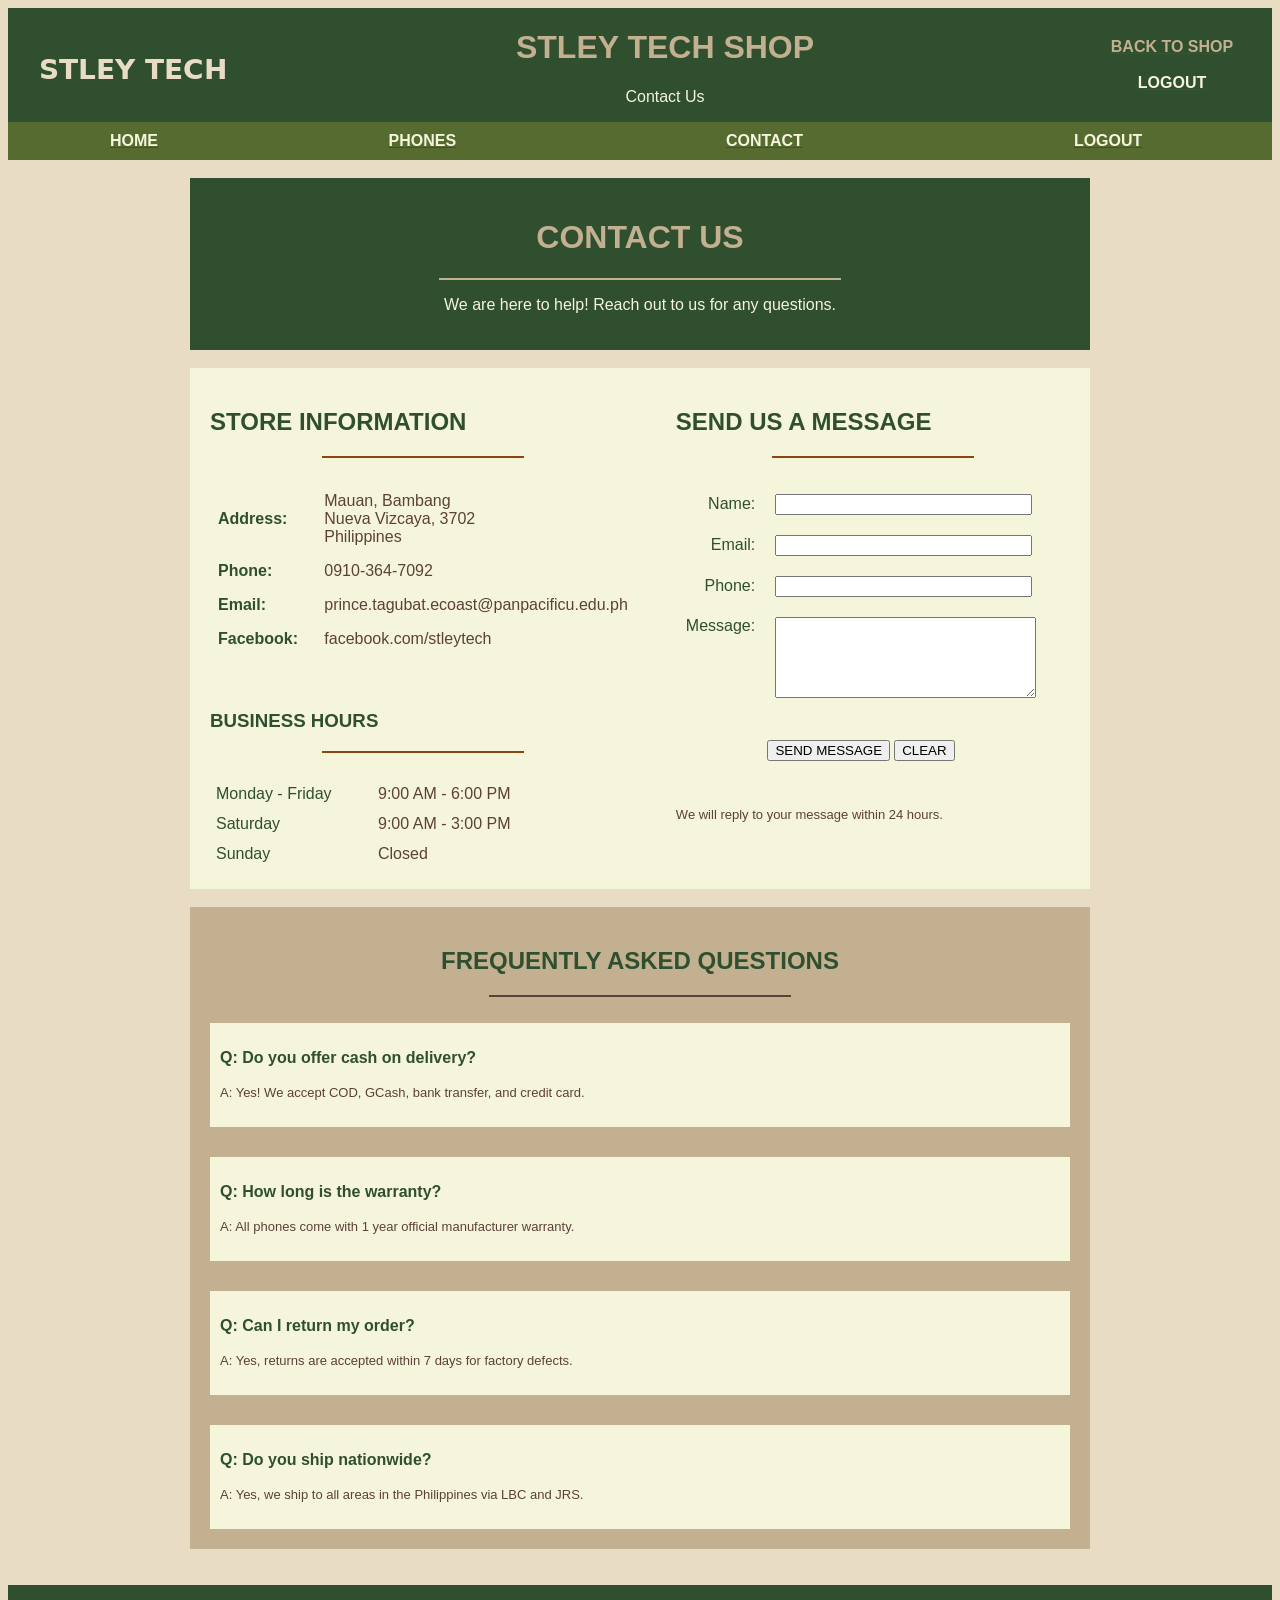
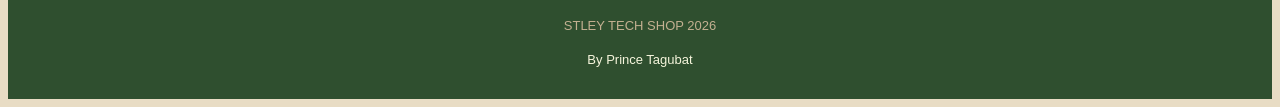
<file: STLEY_TECH/contact.html>
<!DOCTYPE html>
<html>
<head>
    <title>STLEY TECH SHOP - Contact Us</title>
    <meta charset="UTF-8">
</head>
<body bgcolor="#E8DCC4" link="#5D4037" vlink="#8B4513" alink="#228B22">

<table width="100%" cellpadding="0" cellspacing="0" border="0" bgcolor="#2F4F2F">
    <tr>
        <td width="250" align="center">
            <a href="shop.html"><img src="logo.png" alt="Logo" width="250" height="100"></a>
        </td>
        <td align="center">
            <h1><font face="Arial" color="#C3B091">STLEY TECH SHOP</font></h1>
            <p><font face="Arial" color="#F5F5DC" size="3">Contact Us</font></p>
        </td>
        <td width="200" align="center">
            <a href="shop.html"><font face="Arial" color="#C3B091"><strong>BACK TO SHOP</strong></font></a>
            <br><br>
            <a href="index.html"><font face="Arial" color="#F5F5DC"><strong>LOGOUT</strong></font></a>
        </td>
    </tr>
</table>

<table width="100%" cellpadding="10" cellspacing="0" border="0" bgcolor="#556B2F">
    <tr>
        <td align="center"><a href="shop.html"><font face="Arial" color="#F5F5DC" size="3"><strong>HOME</strong></font></a></td>
        <td align="center"><a href="shop.html#phones"><font face="Arial" color="#F5F5DC" size="3"><strong>PHONES</strong></font></a></td>
        <td align="center"><a href="contact.html"><font face="Arial" color="#F5F5DC" size="3"><strong>CONTACT</strong></font></a></td>
        <td align="center"><a href="index.html"><font face="Arial" color="#F5F5DC" size="3"><strong>LOGOUT</strong></font></a></td>
    </tr>
</table>

<br>

<table width="900" cellpadding="20" cellspacing="0" border="0" bgcolor="#2F4F2F" align="center">
    <tr>
        <td align="center">
            <h1><font face="Arial" color="#C3B091">CONTACT US</font></h1>
            <hr width="400" color="#C3B091">
            <p><font face="Arial" color="#F5F5DC" size="3">We are here to help! Reach out to us for any questions.</font></p>
        </td>
    </tr>
</table>

<br>

<table width="900" cellpadding="20" cellspacing="0" border="0" bgcolor="#F5F5DC" align="center">
    <tr>
        <td width="450" valign="top">
            <h2><font face="Arial" color="#2F4F2F">STORE INFORMATION</font></h2>
            <hr width="200" color="#8B4513">
            <br>
            <table cellpadding="8" cellspacing="0" border="0">
                <tr>
                    <td width="120"><font face="Arial" color="#2F4F2F"><strong>Address:</strong></font></td>
                    <td><font face="Arial" color="#5D4037">Mauan, Bambang<br>Nueva Vizcaya, 3702<br>Philippines</font></td>
                </tr>
                <tr>
                    <td><font face="Arial" color="#2F4F2F"><strong>Phone:</strong></font></td>
                    <td><font face="Arial" color="#5D4037">0910-364-7092</font></td>
                </tr>
                <tr>
                    <td><font face="Arial" color="#2F4F2F"><strong>Email:</strong></font></td>
                    <td><font face="Arial" color="#5D4037">prince.tagubat.ecoast@panpacificu.edu.ph</font></td>
                </tr>
                <tr>
                    <td><font face="Arial" color="#2F4F2F"><strong>Facebook:</strong></font></td>
                    <td><font face="Arial" color="#5D4037">facebook.com/stleytech</font></td>
                </tr>
            </table>
            <br><br>
            <h3><font face="Arial" color="#2F4F2F">BUSINESS HOURS</font></h3>
            <hr width="200" color="#8B4513">
            <br>
            <table cellpadding="6" cellspacing="0" border="0">
                <tr>
                    <td width="150"><font face="Arial" color="#2F4F2F">Monday - Friday</font></td>
                    <td><font face="Arial" color="#5D4037">9:00 AM - 6:00 PM</font></td>
                </tr>
                <tr>
                    <td><font face="Arial" color="#2F4F2F">Saturday</font></td>
                    <td><font face="Arial" color="#5D4037">9:00 AM - 3:00 PM</font></td>
                </tr>
                <tr>
                    <td><font face="Arial" color="#2F4F2F">Sunday</font></td>
                    <td><font face="Arial" color="#5D4037">Closed</font></td>
                </tr>
            </table>
        </td>
        <td width="450" valign="top">
            <h2><font face="Arial" color="#2F4F2F">SEND US A MESSAGE</font></h2>
            <hr width="200" color="#8B4513">
            <br>
            <form action="contact.html" method="get">
                <table cellpadding="10" cellspacing="0" border="0">
                    <tr>
                        <td align="right"><font face="Arial" color="#2F4F2F">Name:</font></td>
                        <td><input type="text" name="cname" size="30" required></td>
                    </tr>
                    <tr>
                        <td align="right"><font face="Arial" color="#2F4F2F">Email:</font></td>
                        <td><input type="email" name="cemail" size="30" required></td>
                    </tr>
                    <tr>
                        <td align="right"><font face="Arial" color="#2F4F2F">Phone:</font></td>
                        <td><input type="tel" name="cphone" size="30" required></td>
                    </tr>
                    <tr>
                        <td align="right" valign="top"><font face="Arial" color="#2F4F2F">Message:</font></td>
                        <td><textarea name="cmsg" rows="5" cols="30" required></textarea></td>
                    </tr>
                    <tr>
                        <td colspan="2" align="center">
                            <br>
                            <input type="submit" value="SEND MESSAGE">
                            <input type="reset" value="CLEAR">
                        </td>
                    </tr>
                </table>
            </form>
            <br>
            <p><font face="Arial" size="2" color="#5D4037">We will reply to your message within 24 hours.</font></p>
        </td>
    </tr>
</table>

<br>

<table width="900" cellpadding="20" cellspacing="0" border="0" bgcolor="#C3B091" align="center">
    <tr>
        <td align="center">
            <h2><font face="Arial" color="#2F4F2F">FREQUENTLY ASKED QUESTIONS</font></h2>
            <hr width="300" color="#5D4037">
            <br>
            <table width="100%" cellpadding="10" cellspacing="0" border="0">
                <tr>
                    <td bgcolor="#F5F5DC" cellpadding="10">
                        <p><font face="Arial" color="#2F4F2F"><strong>Q: Do you offer cash on delivery?</strong></font></p>
                        <p><font face="Arial" color="#5D4037" size="2">A: Yes! We accept COD, GCash, bank transfer, and credit card.</font></p>
                    </td>
                </tr>
                <tr><td height="10"></td></tr>
                <tr>
                    <td bgcolor="#F5F5DC" cellpadding="10">
                        <p><font face="Arial" color="#2F4F2F"><strong>Q: How long is the warranty?</strong></font></p>
                        <p><font face="Arial" color="#5D4037" size="2">A: All phones come with 1 year official manufacturer warranty.</font></p>
                    </td>
                </tr>
                <tr><td height="10"></td></tr>
                <tr>
                    <td bgcolor="#F5F5DC" cellpadding="10">
                        <p><font face="Arial" color="#2F4F2F"><strong>Q: Can I return my order?</strong></font></p>
                        <p><font face="Arial" color="#5D4037" size="2">A: Yes, returns are accepted within 7 days for factory defects.</font></p>
                    </td>
                </tr>
                <tr><td height="10"></td></tr>
                <tr>
                    <td bgcolor="#F5F5DC" cellpadding="10">
                        <p><font face="Arial" color="#2F4F2F"><strong>Q: Do you ship nationwide?</strong></font></p>
                        <p><font face="Arial" color="#5D4037" size="2">A: Yes, we ship to all areas in the Philippines via LBC and JRS.</font></p>
                    </td>
                </tr>
            </table>
        </td>
    </tr>
</table>

<br><br>

<table width="100%" cellpadding="15" cellspacing="0" border="0" bgcolor="#2F4F2F">
    <tr>
        <td align="center">
            <p><font face="Arial" size="2" color="#C3B091">STLEY TECH SHOP 2026</font></p>
            <p><font face="Arial" size="2" color="#F5F5DC">By Prince Tagubat</font></p>
        </td>
    </tr>
</table>

</body>
</html>
</file>
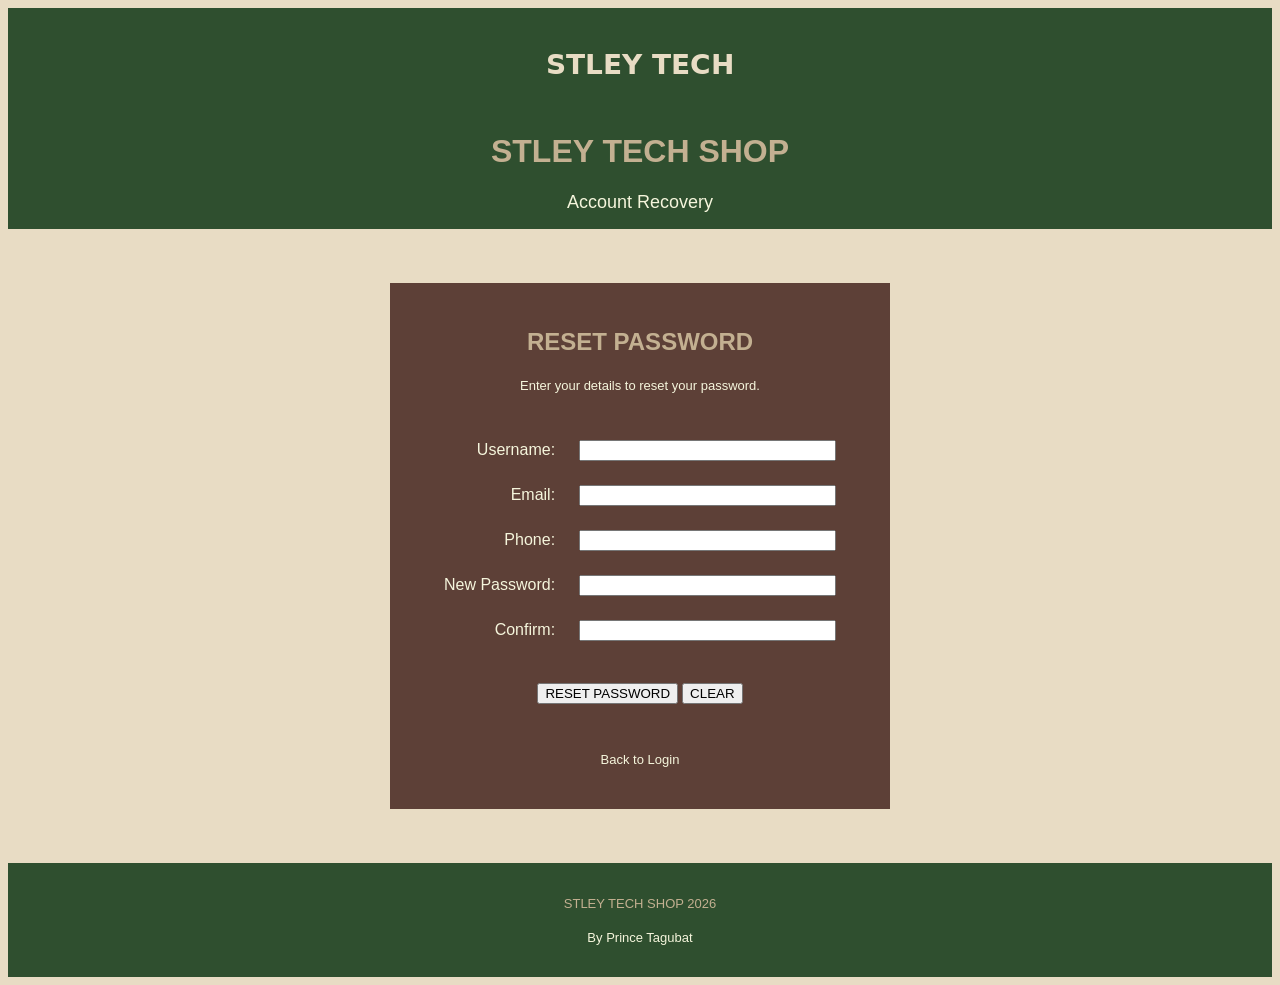
<file: STLEY_TECH/forgot.html>
<!DOCTYPE html>
<html>
<head>
    <title>STLEY TECH SHOP - Forgot Password</title>
    <meta charset="UTF-8">
</head>
<body bgcolor="#E8DCC4" link="#5D4037" vlink="#8B4513" alink="#228B22">

<table width="100%" cellpadding="0" cellspacing="0" border="0" bgcolor="#2F4F2F">
    <tr>
        <td align="center" height="100">
            <a href="index.html"><img src="logo.png" alt="Logo" width="250" height="100"></a>
        </td>
    </tr>
</table>

<table width="100%" cellpadding="0" cellspacing="0" border="0" bgcolor="#2F4F2F">
    <tr>
        <td align="center">
            <h1><font face="Arial" color="#C3B091">STLEY TECH SHOP</font></h1>
            <p><font face="Arial" color="#F5F5DC" size="4">Account Recovery</font></p>
        </td>
    </tr>
</table>

<br><br><br>

<table width="500" cellpadding="25" cellspacing="0" border="0" bgcolor="#5D4037" align="center">
    <tr>
        <td align="center">
            <h2><font face="Arial" color="#C3B091">RESET PASSWORD</font></h2>
            <p><font face="Arial" color="#F5F5DC" size="2">Enter your details to reset your password.</font></p>
            <br>
            <form action="index.html" method="get">
                <table cellpadding="12" cellspacing="0" border="0">
                    <tr>
                        <td align="right"><font face="Arial" color="#F5F5DC">Username:</font></td>
                        <td><input type="text" name="user" size="30" required></td>
                    </tr>
                    <tr>
                        <td align="right"><font face="Arial" color="#F5F5DC">Email:</font></td>
                        <td><input type="email" name="email" size="30" required></td>
                    </tr>
                    <tr>
                        <td align="right"><font face="Arial" color="#F5F5DC">Phone:</font></td>
                        <td><input type="tel" name="phone" size="30" required></td>
                    </tr>
                    <tr>
                        <td align="right"><font face="Arial" color="#F5F5DC">New Password:</font></td>
                        <td><input type="password" name="newpass" size="30" minlength="8" required></td>
                    </tr>
                    <tr>
                        <td align="right"><font face="Arial" color="#F5F5DC">Confirm:</font></td>
                        <td><input type="password" name="confirm" size="30" minlength="8" required></td>
                    </tr>
                    <tr>
                        <td colspan="2" align="center">
                            <br>
                            <input type="submit" value="RESET PASSWORD">
                            <input type="reset" value="CLEAR">
                        </td>
                    </tr>
                </table>
            </form>
            <br>
            <p><font face="Arial" color="#C3B091" size="2"><a href="index.html"><font color="#F5F5DC">Back to Login</font></a></font></p>
        </td>
    </tr>
</table>

<br><br><br>

<table width="100%" cellpadding="15" cellspacing="0" border="0" bgcolor="#2F4F2F">
    <tr>
        <td align="center">
            <p><font face="Arial" size="2" color="#C3B091">STLEY TECH SHOP 2026</font></p>
            <p><font face="Arial" size="2" color="#F5F5DC">By Prince Tagubat</font></p>
        </td>
    </tr>
</table>

</body>
</html>
</file>
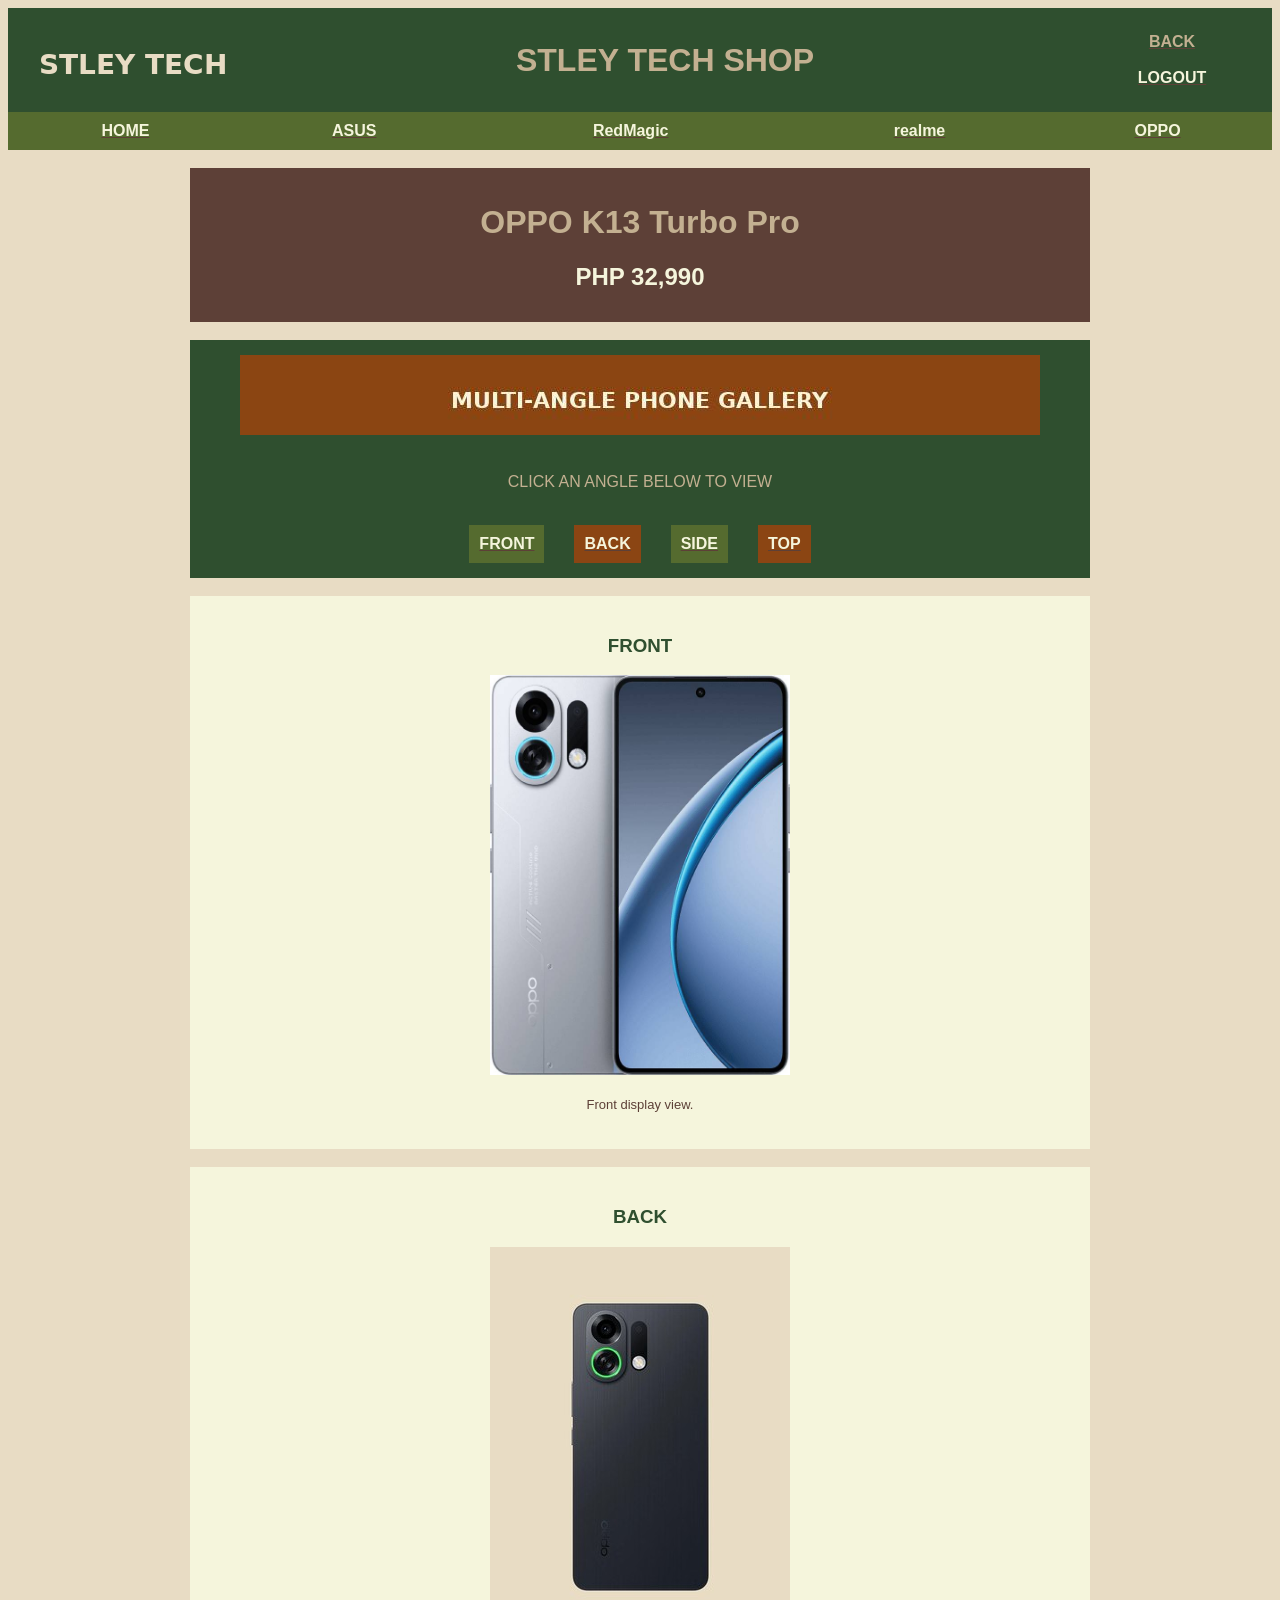
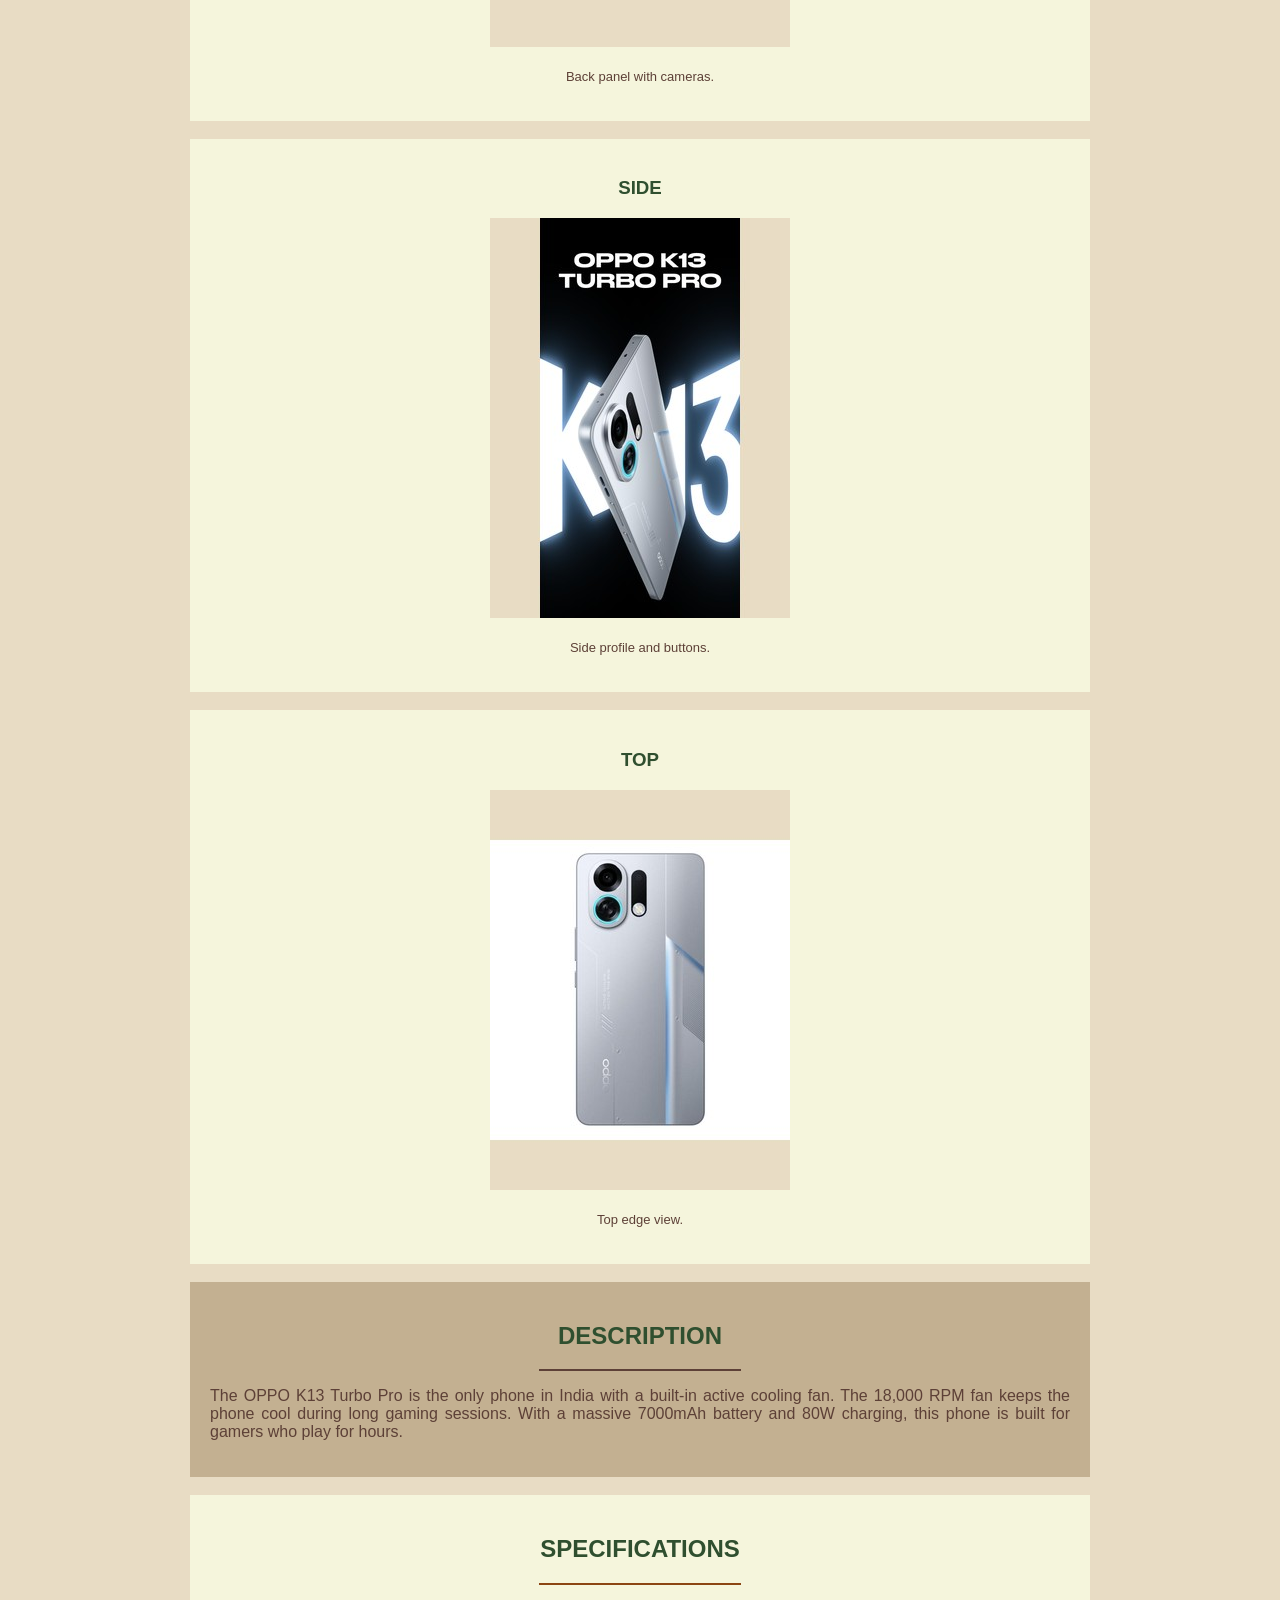
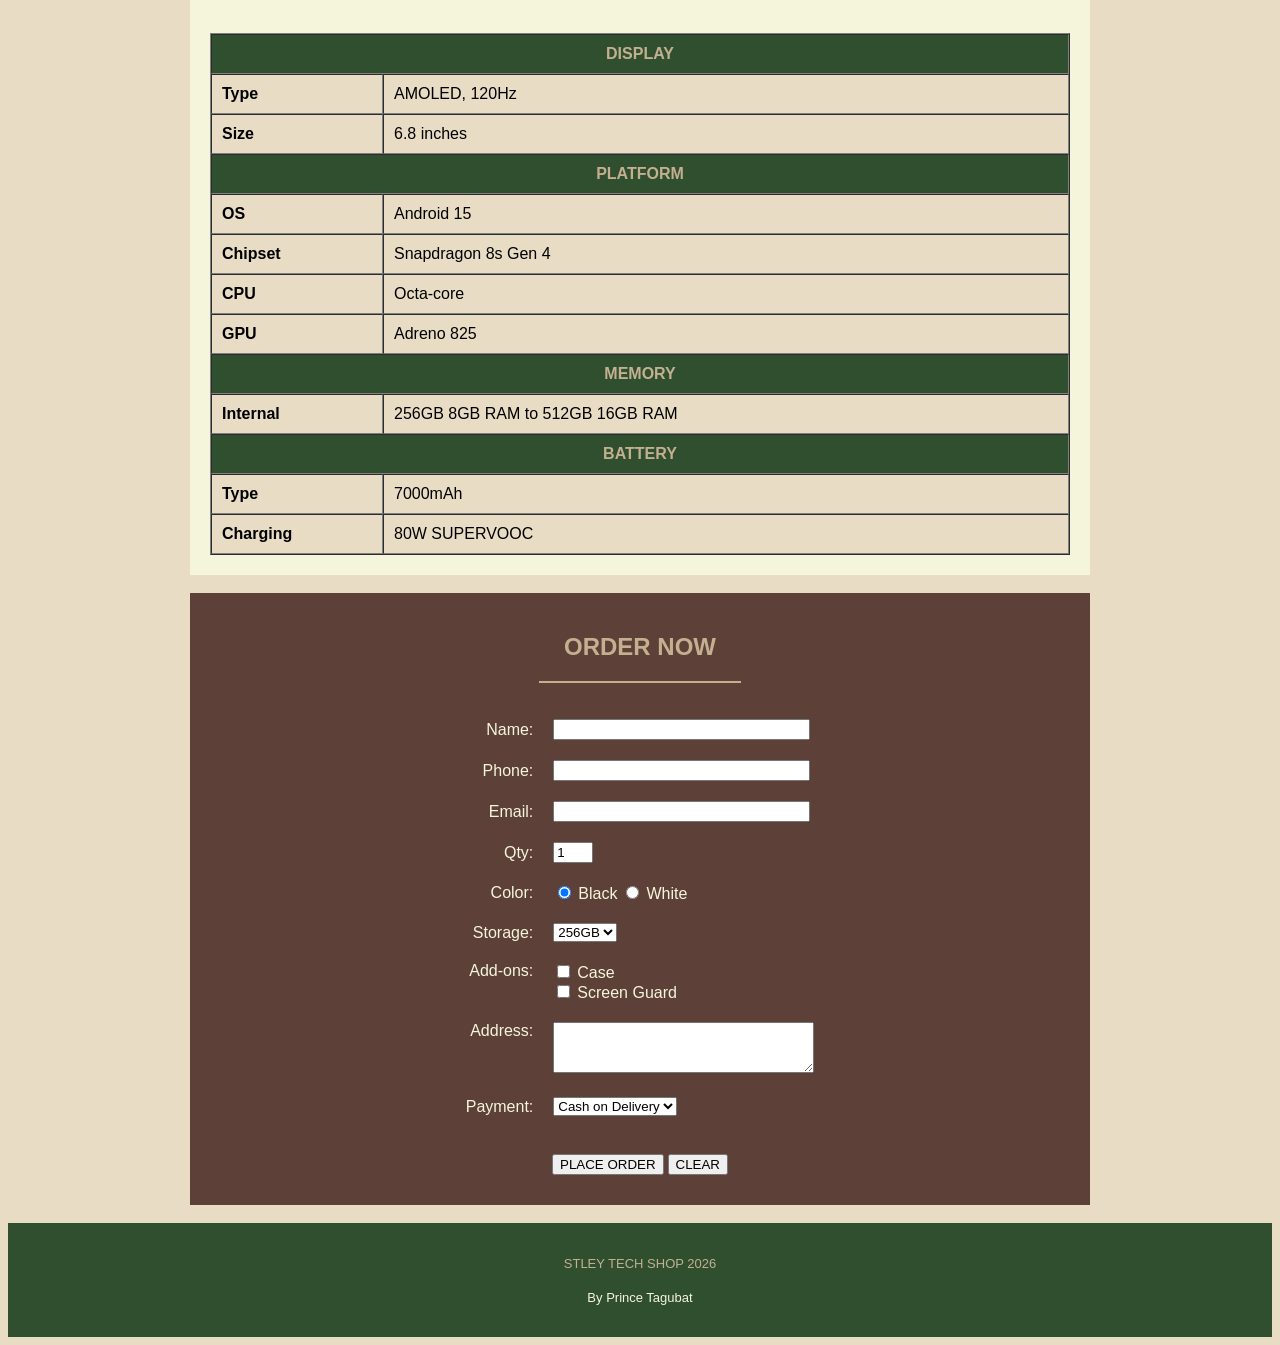
<file: STLEY_TECH/oppo.html>
<!DOCTYPE html>
<html>
<head>
    <title>STLEY TECH - OPPO K13 Turbo Pro</title>
    <meta charset="UTF-8">
</head>
<body bgcolor="#E8DCC4" link="#5D4037" vlink="#8B4513" alink="#228B22">

<table width="100%" cellpadding="0" cellspacing="0" border="0" bgcolor="#2F4F2F">
    <tr>
        <td width="250" align="center">
            <a href="shop.html"><img src="logo.png" alt="Logo" width="250" height="100"></a>
        </td>
        <td align="center">
            <h1><font face="Arial" color="#C3B091">STLEY TECH SHOP</font></h1>
        </td>
        <td width="200" align="center">
            <a href="shop.html"><font face="Arial" color="#C3B091"><strong>BACK</strong></font></a>
            <br><br>
            <a href="index.html"><font face="Arial" color="#F5F5DC"><strong>LOGOUT</strong></font></a>
        </td>
    </tr>
</table>

<table width="100%" cellpadding="10" cellspacing="0" border="0" bgcolor="#556B2F">
    <tr>
        <td align="center"><a href="shop.html"><font face="Arial" color="#F5F5DC" size="3"><strong>HOME</strong></font></a></td>
        <td align="center"><a href="asus.html"><font face="Arial" color="#F5F5DC" size="3"><strong>ASUS</strong></font></a></td>
        <td align="center"><a href="redmagic.html"><font face="Arial" color="#F5F5DC" size="3"><strong>RedMagic</strong></font></a></td>
        <td align="center"><a href="realme.html"><font face="Arial" color="#F5F5DC" size="3"><strong>realme</strong></font></a></td>
        <td align="center"><a href="oppo.html"><font face="Arial" color="#F5F5DC" size="3"><strong>OPPO</strong></font></a></td>
    </tr>
</table>

<br>

<table width="900" cellpadding="15" cellspacing="0" border="0" bgcolor="#5D4037" align="center">
    <tr>
        <td align="center">
            <h1><font face="Arial" color="#C3B091">OPPO K13 Turbo Pro</font></h1>
            <p><font face="Arial" color="#F5F5DC" size="5"><strong>PHP 32,990</strong></font></p>
        </td>
    </tr>
</table>

<br>

<table width="900" cellpadding="15" cellspacing="0" border="0" bgcolor="#2F4F2F" align="center">
    <tr>
        <td align="center">
            <img src="viewer_header.jpg" alt="Gallery" width="800" height="80">
            <br><br>
            <p><font face="Arial" color="#C3B091" size="3">CLICK AN ANGLE BELOW TO VIEW</font></p>
            <br>
            <table cellpadding="10" cellspacing="0" border="0">
                <tr>
                    <td bgcolor="#556B2F" cellpadding="15"><a href="#front"><font face="Arial" color="#F5F5DC" size="3"><strong>FRONT</strong></font></a></td>
                    <td width="10"></td>
                    <td bgcolor="#8B4513" cellpadding="15"><a href="#back"><font face="Arial" color="#F5F5DC" size="3"><strong>BACK</strong></font></a></td>
                    <td width="10"></td>
                    <td bgcolor="#556B2F" cellpadding="15"><a href="#side"><font face="Arial" color="#F5F5DC" size="3"><strong>SIDE</strong></font></a></td>
                    <td width="10"></td>
                    <td bgcolor="#8B4513" cellpadding="15"><a href="#top"><font face="Arial" color="#F5F5DC" size="3"><strong>TOP</strong></font></a></td>
                </tr>
            </table>
        </td>
    </tr>
</table>

<br>

<a name="front"></a>
<table width="900" cellpadding="20" cellspacing="0" border="0" bgcolor="#F5F5DC" align="center">
    <tr><td align="center">
        <h3><font face="Arial" color="#2F4F2F">FRONT</font></h3>
        <img src="oppok13_main.jpg" alt="Front" width="300" height="400">
        <p><font face="Arial" size="2" color="#5D4037">Front display view.</font></p>
    </td></tr>
</table>

<br>

<a name="back"></a>
<table width="900" cellpadding="20" cellspacing="0" border="0" bgcolor="#F5F5DC" align="center">
    <tr><td align="center">
        <h3><font face="Arial" color="#2F4F2F">BACK</font></h3>
        <img src="oppok13_back.jpg" alt="Back" width="300" height="400">
        <p><font face="Arial" size="2" color="#5D4037">Back panel with cameras.</font></p>
    </td></tr>
</table>

<br>

<a name="side"></a>
<table width="900" cellpadding="20" cellspacing="0" border="0" bgcolor="#F5F5DC" align="center">
    <tr><td align="center">
        <h3><font face="Arial" color="#2F4F2F">SIDE</font></h3>
        <img src="oppok13_side.jpg" alt="Side" width="300" height="400">
        <p><font face="Arial" size="2" color="#5D4037">Side profile and buttons.</font></p>
    </td></tr>
</table>

<br>

<a name="top"></a>
<table width="900" cellpadding="20" cellspacing="0" border="0" bgcolor="#F5F5DC" align="center">
    <tr><td align="center">
        <h3><font face="Arial" color="#2F4F2F">TOP</font></h3>
        <img src="oppok13_top.jpg" alt="Top" width="300" height="400">
        <p><font face="Arial" size="2" color="#5D4037">Top edge view.</font></p>
    </td></tr>
</table>

<br>

<table width="900" cellpadding="20" cellspacing="0" border="0" bgcolor="#C3B091" align="center">
    <tr><td align="center">
        <h2><font face="Arial" color="#2F4F2F">DESCRIPTION</font></h2>
        <hr width="200" color="#5D4037">
        <p align="justify"><font face="Arial" size="3" color="#5D4037">The OPPO K13 Turbo Pro is the only phone in India with a built-in active cooling fan. The 18,000 RPM fan keeps the phone cool during long gaming sessions. With a massive 7000mAh battery and 80W charging, this phone is built for gamers who play for hours.</font></p>
    </td></tr>
</table>

<br>

<table width="900" cellpadding="20" cellspacing="0" border="0" bgcolor="#F5F5DC" align="center">
    <tr><td align="center">
        <h2><font face="Arial" color="#2F4F2F">SPECIFICATIONS</font></h2>
        <hr width="200" color="#8B4513">
    </td></tr>
    <tr><td>
        <table width="100%" border="1" cellpadding="10" cellspacing="0" bgcolor="#E8DCC4">
            <tr bgcolor="#2F4F2F"><th colspan="2"><font color="#C3B091" face="Arial">DISPLAY</font></th></tr>
<tr><td width="150"><font face="Arial"><strong>Type</strong></font></td><td><font face="Arial">AMOLED, 120Hz</font></td></tr>
<tr><td><font face="Arial"><strong>Size</strong></font></td><td><font face="Arial">6.8 inches</font></td></tr>
<tr bgcolor="#2F4F2F"><th colspan="2"><font color="#C3B091" face="Arial">PLATFORM</font></th></tr>
<tr><td><font face="Arial"><strong>OS</strong></font></td><td><font face="Arial">Android 15</font></td></tr>
<tr><td><font face="Arial"><strong>Chipset</strong></font></td><td><font face="Arial">Snapdragon 8s Gen 4</font></td></tr>
<tr><td><font face="Arial"><strong>CPU</strong></font></td><td><font face="Arial">Octa-core</font></td></tr>
<tr><td><font face="Arial"><strong>GPU</strong></font></td><td><font face="Arial">Adreno 825</font></td></tr>
<tr bgcolor="#2F4F2F"><th colspan="2"><font color="#C3B091" face="Arial">MEMORY</font></th></tr>
<tr><td><font face="Arial"><strong>Internal</strong></font></td><td><font face="Arial">256GB 8GB RAM to 512GB 16GB RAM</font></td></tr>
<tr bgcolor="#2F4F2F"><th colspan="2"><font color="#C3B091" face="Arial">BATTERY</font></th></tr>
<tr><td><font face="Arial"><strong>Type</strong></font></td><td><font face="Arial">7000mAh</font></td></tr>
<tr><td><font face="Arial"><strong>Charging</strong></font></td><td><font face="Arial">80W SUPERVOOC</font></td></tr>
        </table>
    </td></tr>
</table>

<br>

<table width="900" cellpadding="20" cellspacing="0" border="0" bgcolor="#5D4037" align="center">
    <tr><td align="center">
        <h2><font face="Arial" color="#C3B091">ORDER NOW</font></h2>
        <hr width="200" color="#C3B091">
        <br>
        <form action="order.html" method="get">
            <table cellpadding="10" cellspacing="0" border="0">
                <tr>
                    <td align="right"><font face="Arial" color="#F5F5DC">Name:</font></td>
                    <td><input type="text" name="name" size="30" required></td>
                </tr>
                <tr>
                    <td align="right"><font face="Arial" color="#F5F5DC">Phone:</font></td>
                    <td><input type="tel" name="phone" size="30" required></td>
                </tr>
                <tr>
                    <td align="right"><font face="Arial" color="#F5F5DC">Email:</font></td>
                    <td><input type="email" name="email" size="30" required></td>
                </tr>
                <tr>
                    <td align="right"><font face="Arial" color="#F5F5DC">Qty:</font></td>
                    <td><input type="number" name="qty" min="1" max="5" value="1" required></td>
                </tr>
                <tr>
                    <td align="right"><font face="Arial" color="#F5F5DC">Color:</font></td>
                    <td>
                        <input type="radio" name="color" value="black" checked> <font face="Arial" color="#F5F5DC">Black</font>
                        <input type="radio" name="color" value="white"> <font face="Arial" color="#F5F5DC">White</font>
                    </td>
                </tr>
                <tr>
                    <td align="right"><font face="Arial" color="#F5F5DC">Storage:</font></td>
                    <td>
                        <select name="storage" required>
                            <option value="256gb">256GB</option>
                            <option value="512gb">512GB</option>
                        </select>
                    </td>
                </tr>
                <tr>
                    <td align="right" valign="top"><font face="Arial" color="#F5F5DC">Add-ons:</font></td>
                    <td>
                        <input type="checkbox" name="addon" value="case"> <font face="Arial" color="#F5F5DC">Case</font><br>
                        <input type="checkbox" name="addon" value="screen"> <font face="Arial" color="#F5F5DC">Screen Guard</font>
                    </td>
                </tr>
                <tr>
                    <td align="right" valign="top"><font face="Arial" color="#F5F5DC">Address:</font></td>
                    <td><textarea name="address" rows="3" cols="30" required></textarea></td>
                </tr>
                <tr>
                    <td align="right"><font face="Arial" color="#F5F5DC">Payment:</font></td>
                    <td>
                        <select name="payment" required>
                            <option value="cod">Cash on Delivery</option>
                            <option value="gcash">GCash</option>
                        </select>
                    </td>
                </tr>
                <tr>
                    <td colspan="2" align="center">
                        <br>
                        <input type="submit" value="PLACE ORDER">
                        <input type="reset" value="CLEAR">
                    </td>
                </tr>
            </table>
        </form>
    </td></tr>
</table>

<br>

<table width="100%" cellpadding="15" cellspacing="0" border="0" bgcolor="#2F4F2F">
    <tr><td align="center">
        <p><font face="Arial" size="2" color="#C3B091">STLEY TECH SHOP 2026</font></p>
        <p><font face="Arial" size="2" color="#F5F5DC">By Prince Tagubat</font></p>
    </td></tr>
</table>

</body>
</html>
</file>
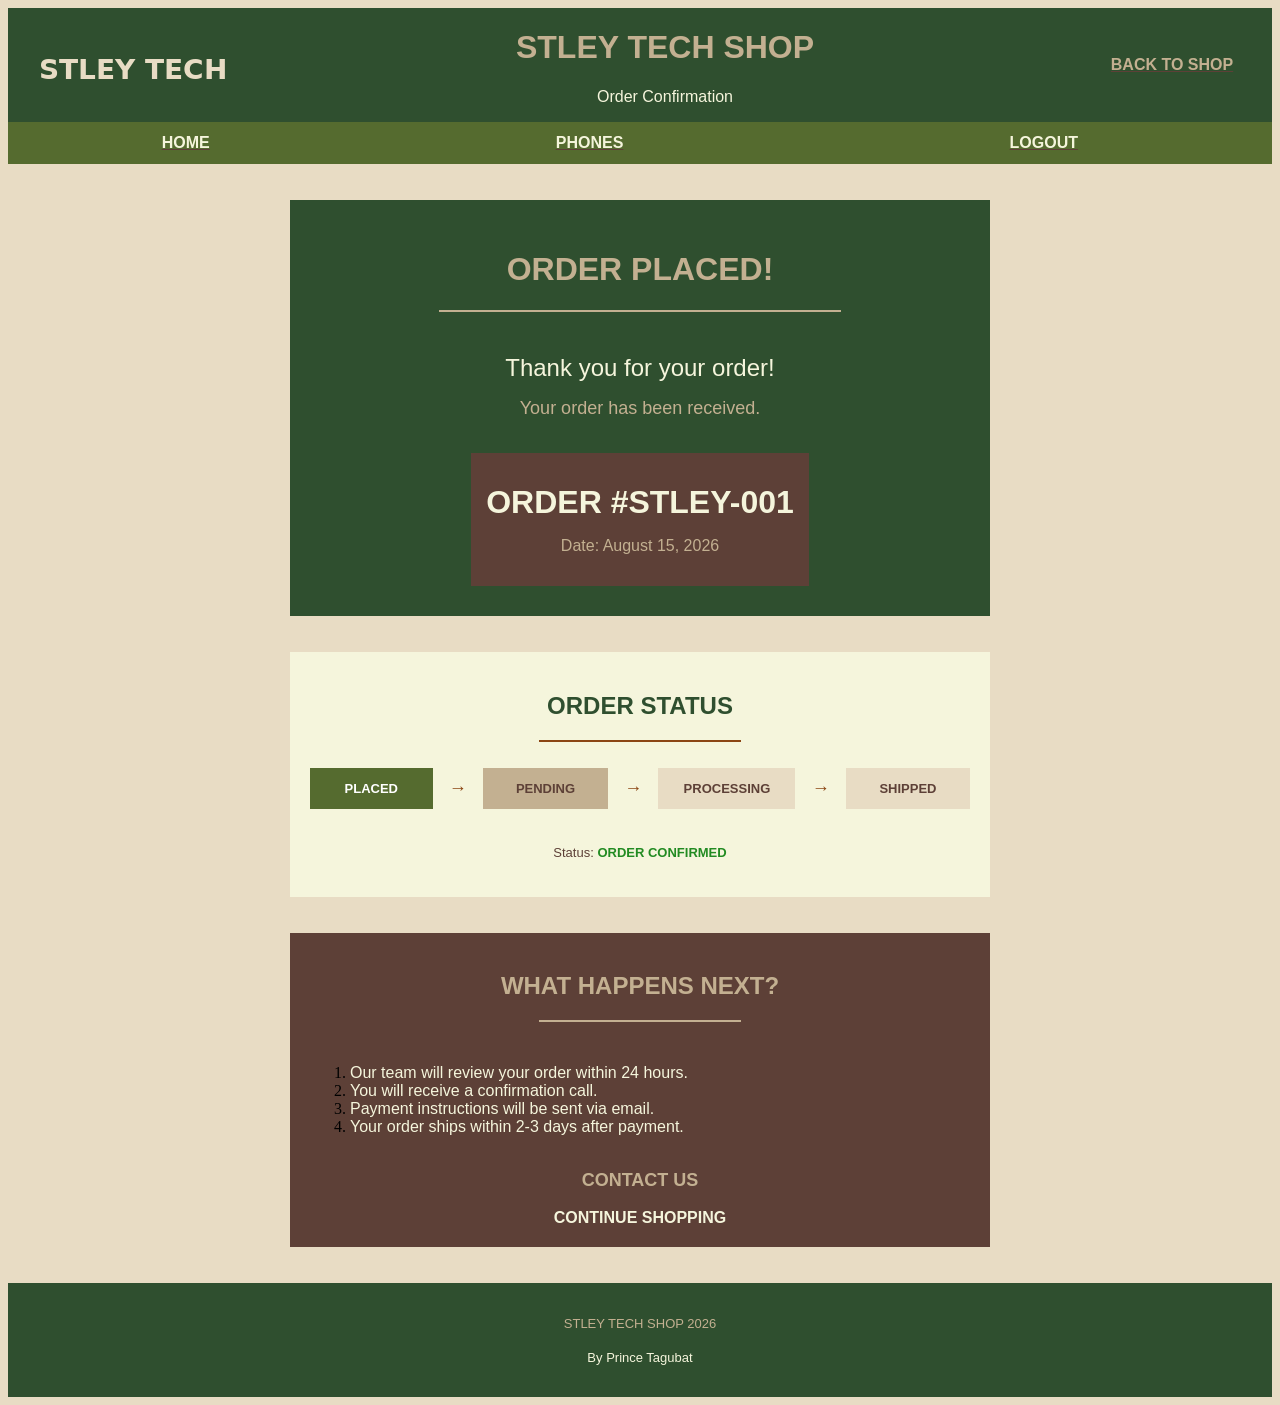
<file: STLEY_TECH/order.html>
<!DOCTYPE html>
<html>
<head>
    <title>STLEY TECH SHOP - Order Confirmed</title>
    <meta charset="UTF-8">
</head>
<body bgcolor="#E8DCC4" link="#5D4037" vlink="#8B4513" alink="#228B22">

<table width="100%" cellpadding="0" cellspacing="0" border="0" bgcolor="#2F4F2F">
    <tr>
        <td width="250" align="center">
            <a href="shop.html"><img src="logo.png" alt="Logo" width="250" height="100"></a>
        </td>
        <td align="center">
            <h1><font face="Arial" color="#C3B091">STLEY TECH SHOP</font></h1>
            <p><font face="Arial" color="#F5F5DC" size="3">Order Confirmation</font></p>
        </td>
        <td width="200" align="center">
            <a href="shop.html"><font face="Arial" color="#C3B091"><strong>BACK TO SHOP</strong></font></a>
        </td>
    </tr>
</table>

<table width="100%" cellpadding="12" cellspacing="0" border="0" bgcolor="#556B2F">
    <tr>
        <td align="center"><a href="shop.html"><font face="Arial" color="#F5F5DC" size="3"><strong>HOME</strong></font></a></td>
        <td align="center"><a href="shop.html#phones"><font face="Arial" color="#F5F5DC" size="3"><strong>PHONES</strong></font></a></td>
        <td align="center"><a href="index.html"><font face="Arial" color="#F5F5DC" size="3"><strong>LOGOUT</strong></font></a></td>
    </tr>
</table>

<br><br>

<table width="700" cellpadding="30" cellspacing="0" border="0" bgcolor="#2F4F2F" align="center">
    <tr>
        <td align="center">
            <h1><font face="Arial" color="#C3B091">ORDER PLACED!</font></h1>
            <hr width="400" color="#C3B091">
            <br>
            <p><font face="Arial" color="#F5F5DC" size="5">Thank you for your order!</font></p>
            <p><font face="Arial" color="#C3B091" size="4">Your order has been received.</font></p>
            <br>
            <table cellpadding="15" cellspacing="0" border="0" bgcolor="#5D4037">
                <tr>
                    <td align="center">
                        <p><font face="Arial" color="#F5F5DC" size="6"><strong>ORDER #STLEY-001</strong></font></p>
                        <p><font face="Arial" color="#C3B091" size="3">Date: August 15, 2026</font></p>
                    </td>
                </tr>
            </table>
        </td>
    </tr>
</table>

<br><br>

<table width="700" cellpadding="20" cellspacing="0" border="0" bgcolor="#F5F5DC" align="center">
    <tr>
        <td align="center">
            <h2><font face="Arial" color="#2F4F2F">ORDER STATUS</font></h2>
            <hr width="200" color="#8B4513">
            <br>
            <table width="100%" cellpadding="10" cellspacing="0" border="0">
                <tr>
                    <td align="center" bgcolor="#556B2F" width="140">
                        <font face="Arial" color="white" size="2"><strong>PLACED</strong></font>
                    </td>
                    <td align="center" width="40"><font face="Arial" color="#8B4513" size="4">→</font></td>
                    <td align="center" bgcolor="#C3B091" width="140">
                        <font face="Arial" color="#5D4037" size="2"><strong>PENDING</strong></font>
                    </td>
                    <td align="center" width="40"><font face="Arial" color="#8B4513" size="4">→</font></td>
                    <td align="center" bgcolor="#E8DCC4" width="140">
                        <font face="Arial" color="#5D4037" size="2"><strong>PROCESSING</strong></font>
                    </td>
                    <td align="center" width="40"><font face="Arial" color="#8B4513" size="4">→</font></td>
                    <td align="center" bgcolor="#E8DCC4" width="140">
                        <font face="Arial" color="#5D4037" size="2"><strong>SHIPPED</strong></font>
                    </td>
                </tr>
            </table>
            <br>
            <p><font face="Arial" size="2" color="#5D4037">Status: <font color="#228B22"><strong>ORDER CONFIRMED</strong></font></font></p>
        </td>
    </tr>
</table>

<br><br>

<table width="700" cellpadding="20" cellspacing="0" border="0" bgcolor="#5D4037" align="center">
    <tr>
        <td align="center">
            <h2><font face="Arial" color="#C3B091">WHAT HAPPENS NEXT?</font></h2>
            <hr width="200" color="#C3B091">
            <br>
            <ol align="left">
                <li><font face="Arial" color="#F5F5DC" size="3">Our team will review your order within 24 hours.</font></li>
                <li><font face="Arial" color="#F5F5DC" size="3">You will receive a confirmation call.</font></li>
                <li><font face="Arial" color="#F5F5DC" size="3">Payment instructions will be sent via email.</font></li>
                <li><font face="Arial" color="#F5F5DC" size="3">Your order ships within 2-3 days after payment.</font></li>
            </ol>
            <br>
            <a href="contact.html"><font face="Arial" color="#C3B091" size="4"><strong>CONTACT US</strong></font></a>
            <br><br>
            <a href="shop.html"><font face="Arial" color="#F5F5DC" size="3"><strong>CONTINUE SHOPPING</strong></font></a>
        </td>
    </tr>
</table>

<br><br>

<table width="100%" cellpadding="15" cellspacing="0" border="0" bgcolor="#2F4F2F">
    <tr>
        <td align="center">
            <p><font face="Arial" size="2" color="#C3B091">STLEY TECH SHOP 2026</font></p>
            <p><font face="Arial" size="2" color="#F5F5DC">By Prince Tagubat</font></p>
        </td>
    </tr>
</table>

</body>
</html>
</file>
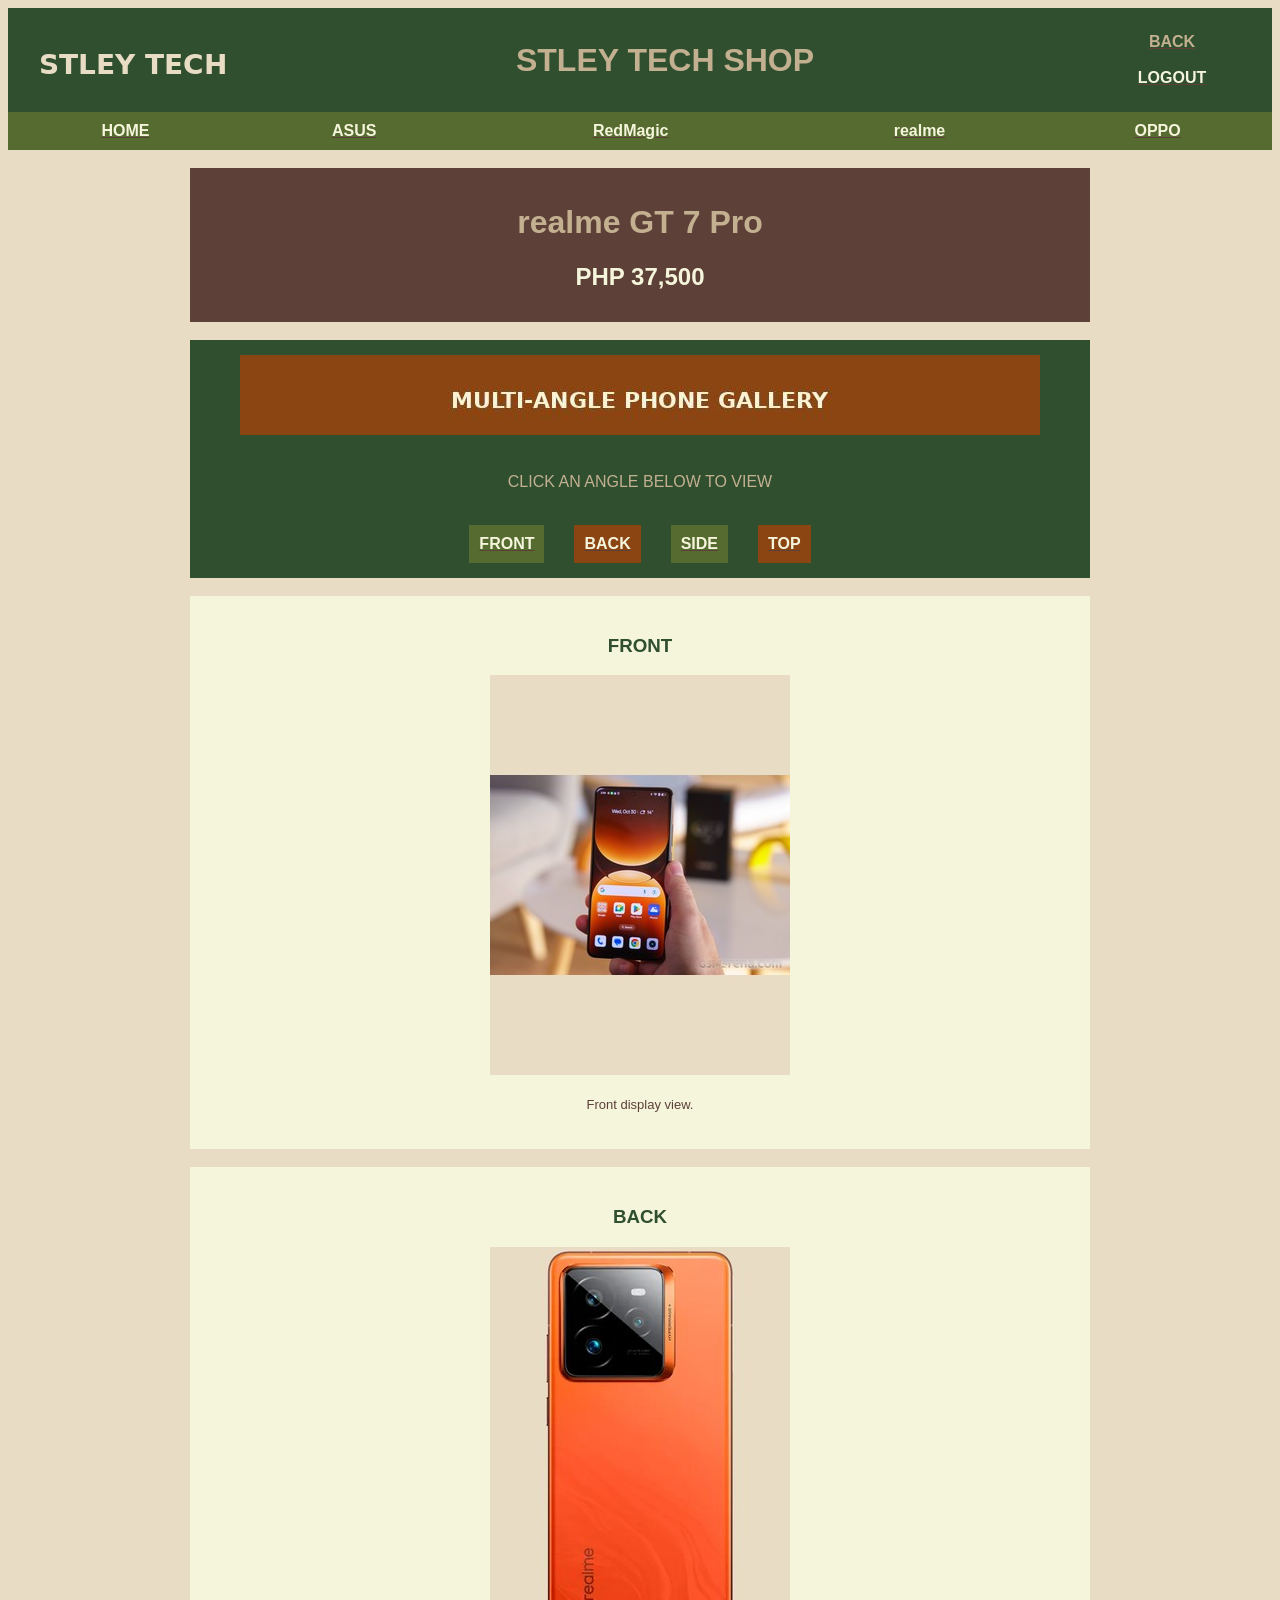
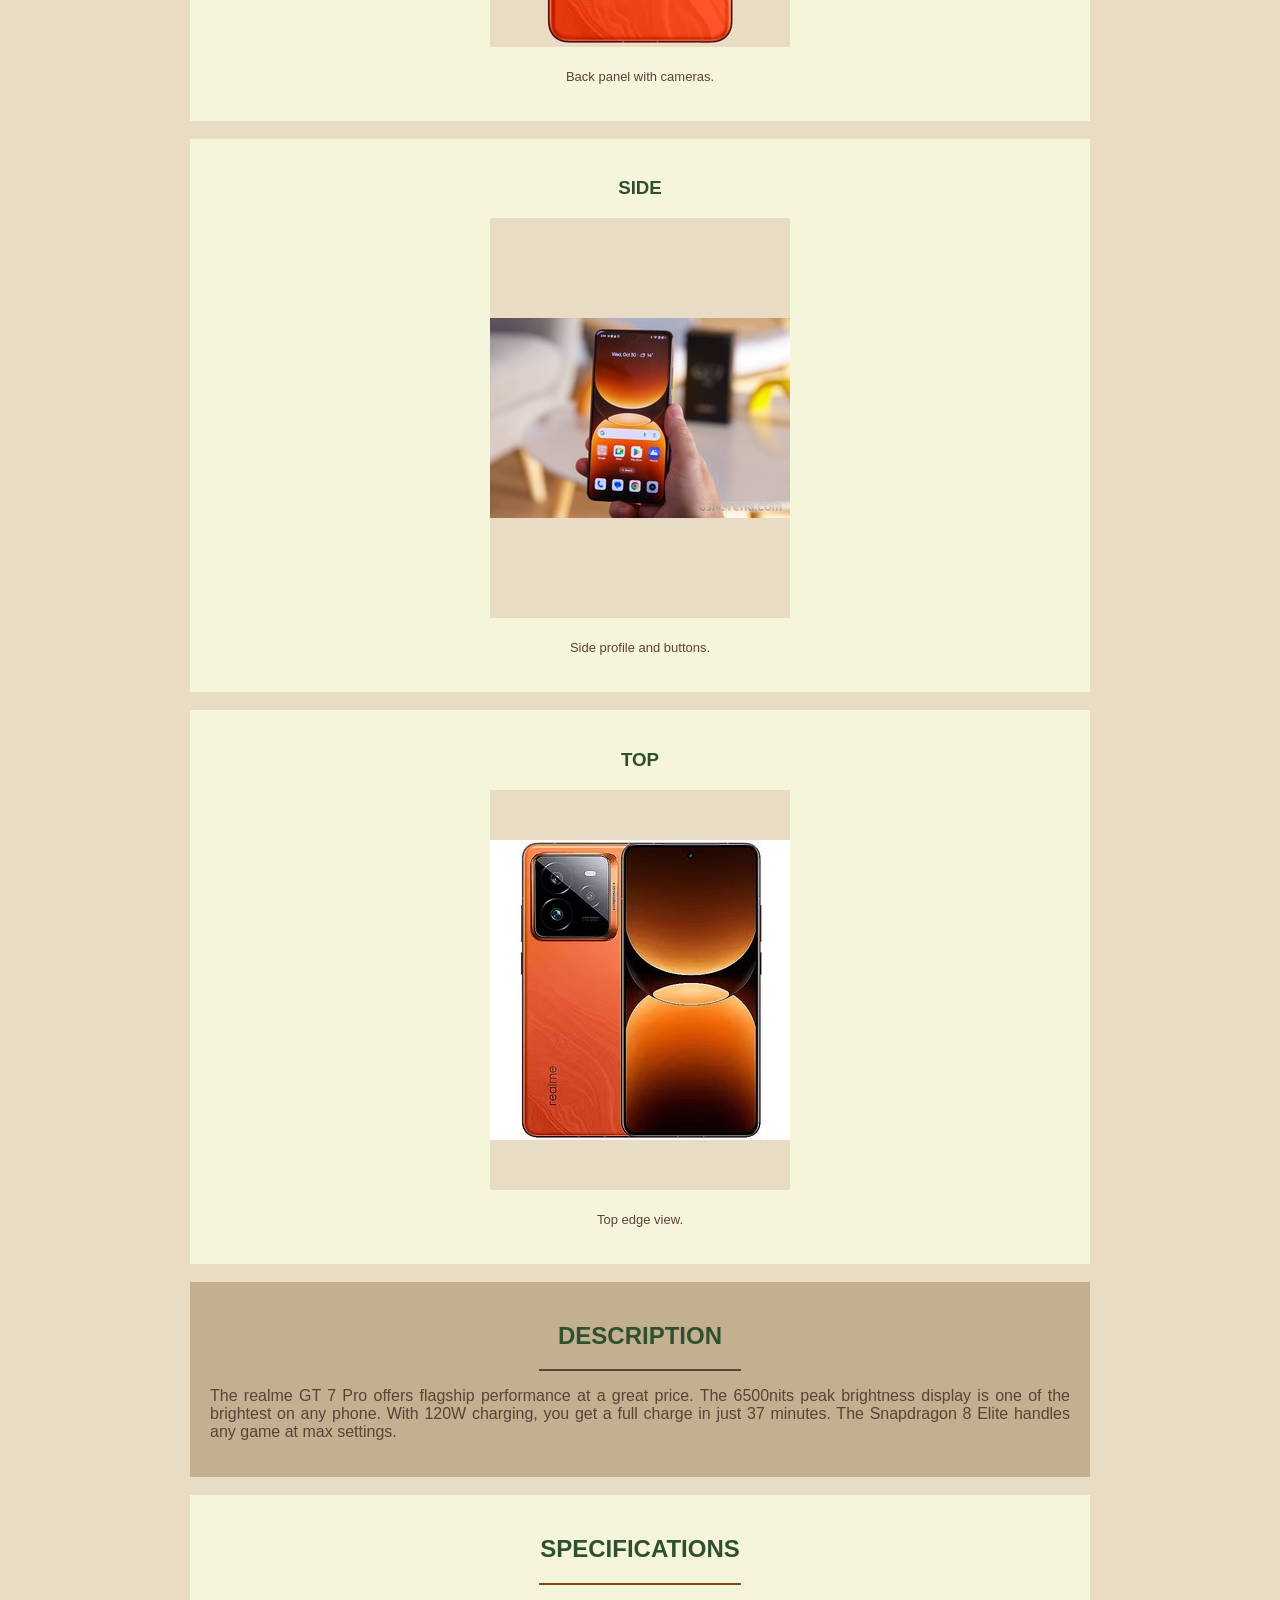
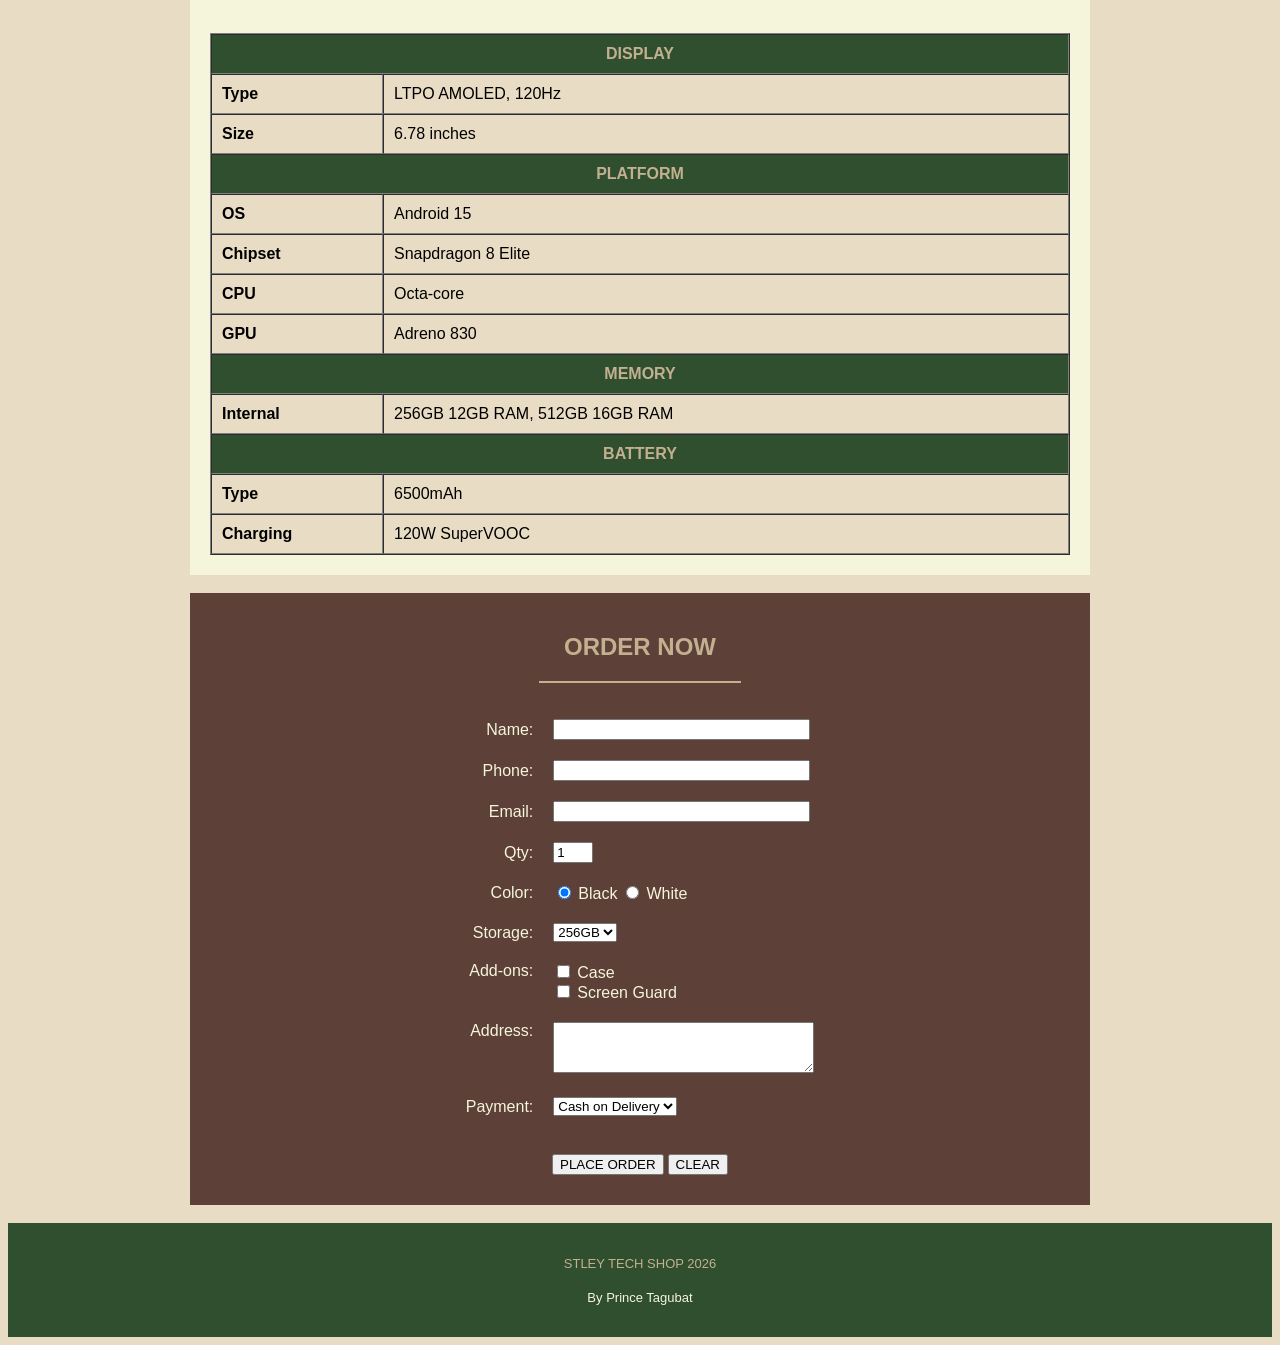
<file: STLEY_TECH/realme.html>
<!DOCTYPE html>
<html>
<head>
    <title>STLEY TECH - realme GT 7 Pro</title>
    <meta charset="UTF-8">
</head>
<body bgcolor="#E8DCC4" link="#5D4037" vlink="#8B4513" alink="#228B22">

<table width="100%" cellpadding="0" cellspacing="0" border="0" bgcolor="#2F4F2F">
    <tr>
        <td width="250" align="center">
            <a href="shop.html"><img src="logo.png" alt="Logo" width="250" height="100"></a>
        </td>
        <td align="center">
            <h1><font face="Arial" color="#C3B091">STLEY TECH SHOP</font></h1>
        </td>
        <td width="200" align="center">
            <a href="shop.html"><font face="Arial" color="#C3B091"><strong>BACK</strong></font></a>
            <br><br>
            <a href="index.html"><font face="Arial" color="#F5F5DC"><strong>LOGOUT</strong></font></a>
        </td>
    </tr>
</table>

<table width="100%" cellpadding="10" cellspacing="0" border="0" bgcolor="#556B2F">
    <tr>
        <td align="center"><a href="shop.html"><font face="Arial" color="#F5F5DC" size="3"><strong>HOME</strong></font></a></td>
        <td align="center"><a href="asus.html"><font face="Arial" color="#F5F5DC" size="3"><strong>ASUS</strong></font></a></td>
        <td align="center"><a href="redmagic.html"><font face="Arial" color="#F5F5DC" size="3"><strong>RedMagic</strong></font></a></td>
        <td align="center"><a href="realme.html"><font face="Arial" color="#F5F5DC" size="3"><strong>realme</strong></font></a></td>
        <td align="center"><a href="oppo.html"><font face="Arial" color="#F5F5DC" size="3"><strong>OPPO</strong></font></a></td>
    </tr>
</table>

<br>

<table width="900" cellpadding="15" cellspacing="0" border="0" bgcolor="#5D4037" align="center">
    <tr>
        <td align="center">
            <h1><font face="Arial" color="#C3B091">realme GT 7 Pro</font></h1>
            <p><font face="Arial" color="#F5F5DC" size="5"><strong>PHP 37,500</strong></font></p>
        </td>
    </tr>
</table>

<br>

<table width="900" cellpadding="15" cellspacing="0" border="0" bgcolor="#2F4F2F" align="center">
    <tr>
        <td align="center">
            <img src="viewer_header.jpg" alt="Gallery" width="800" height="80">
            <br><br>
            <p><font face="Arial" color="#C3B091" size="3">CLICK AN ANGLE BELOW TO VIEW</font></p>
            <br>
            <table cellpadding="10" cellspacing="0" border="0">
                <tr>
                    <td bgcolor="#556B2F" cellpadding="15"><a href="#front"><font face="Arial" color="#F5F5DC" size="3"><strong>FRONT</strong></font></a></td>
                    <td width="10"></td>
                    <td bgcolor="#8B4513" cellpadding="15"><a href="#back"><font face="Arial" color="#F5F5DC" size="3"><strong>BACK</strong></font></a></td>
                    <td width="10"></td>
                    <td bgcolor="#556B2F" cellpadding="15"><a href="#side"><font face="Arial" color="#F5F5DC" size="3"><strong>SIDE</strong></font></a></td>
                    <td width="10"></td>
                    <td bgcolor="#8B4513" cellpadding="15"><a href="#top"><font face="Arial" color="#F5F5DC" size="3"><strong>TOP</strong></font></a></td>
                </tr>
            </table>
        </td>
    </tr>
</table>

<br>

<a name="front"></a>
<table width="900" cellpadding="20" cellspacing="0" border="0" bgcolor="#F5F5DC" align="center">
    <tr><td align="center">
        <h3><font face="Arial" color="#2F4F2F">FRONT</font></h3>
        <img src="realmegt7_front.jpg" alt="Front" width="300" height="400">
        <p><font face="Arial" size="2" color="#5D4037">Front display view.</font></p>
    </td></tr>
</table>

<br>

<a name="back"></a>
<table width="900" cellpadding="20" cellspacing="0" border="0" bgcolor="#F5F5DC" align="center">
    <tr><td align="center">
        <h3><font face="Arial" color="#2F4F2F">BACK</font></h3>
        <img src="realmegt7_back.jpg" alt="Back" width="300" height="400">
        <p><font face="Arial" size="2" color="#5D4037">Back panel with cameras.</font></p>
    </td></tr>
</table>

<br>

<a name="side"></a>
<table width="900" cellpadding="20" cellspacing="0" border="0" bgcolor="#F5F5DC" align="center">
    <tr><td align="center">
        <h3><font face="Arial" color="#2F4F2F">SIDE</font></h3>
        <img src="realmegt7_front.jpg" alt="Side" width="300" height="400">
        <p><font face="Arial" size="2" color="#5D4037">Side profile and buttons.</font></p>
    </td></tr>
</table>

<br>

<a name="top"></a>
<table width="900" cellpadding="20" cellspacing="0" border="0" bgcolor="#F5F5DC" align="center">
    <tr><td align="center">
        <h3><font face="Arial" color="#2F4F2F">TOP</font></h3>
        <img src="realmegt7_top.jpg" alt="Top" width="300" height="400">
        <p><font face="Arial" size="2" color="#5D4037">Top edge view.</font></p>
    </td></tr>
</table>

<br>

<table width="900" cellpadding="20" cellspacing="0" border="0" bgcolor="#C3B091" align="center">
    <tr><td align="center">
        <h2><font face="Arial" color="#2F4F2F">DESCRIPTION</font></h2>
        <hr width="200" color="#5D4037">
        <p align="justify"><font face="Arial" size="3" color="#5D4037">The realme GT 7 Pro offers flagship performance at a great price. The 6500nits peak brightness display is one of the brightest on any phone. With 120W charging, you get a full charge in just 37 minutes. The Snapdragon 8 Elite handles any game at max settings.</font></p>
    </td></tr>
</table>

<br>

<table width="900" cellpadding="20" cellspacing="0" border="0" bgcolor="#F5F5DC" align="center">
    <tr><td align="center">
        <h2><font face="Arial" color="#2F4F2F">SPECIFICATIONS</font></h2>
        <hr width="200" color="#8B4513">
    </td></tr>
    <tr><td>
        <table width="100%" border="1" cellpadding="10" cellspacing="0" bgcolor="#E8DCC4">
            <tr bgcolor="#2F4F2F"><th colspan="2"><font color="#C3B091" face="Arial">DISPLAY</font></th></tr>
<tr><td width="150"><font face="Arial"><strong>Type</strong></font></td><td><font face="Arial">LTPO AMOLED, 120Hz</font></td></tr>
<tr><td><font face="Arial"><strong>Size</strong></font></td><td><font face="Arial">6.78 inches</font></td></tr>
<tr bgcolor="#2F4F2F"><th colspan="2"><font color="#C3B091" face="Arial">PLATFORM</font></th></tr>
<tr><td><font face="Arial"><strong>OS</strong></font></td><td><font face="Arial">Android 15</font></td></tr>
<tr><td><font face="Arial"><strong>Chipset</strong></font></td><td><font face="Arial">Snapdragon 8 Elite</font></td></tr>
<tr><td><font face="Arial"><strong>CPU</strong></font></td><td><font face="Arial">Octa-core</font></td></tr>
<tr><td><font face="Arial"><strong>GPU</strong></font></td><td><font face="Arial">Adreno 830</font></td></tr>
<tr bgcolor="#2F4F2F"><th colspan="2"><font color="#C3B091" face="Arial">MEMORY</font></th></tr>
<tr><td><font face="Arial"><strong>Internal</strong></font></td><td><font face="Arial">256GB 12GB RAM, 512GB 16GB RAM</font></td></tr>
<tr bgcolor="#2F4F2F"><th colspan="2"><font color="#C3B091" face="Arial">BATTERY</font></th></tr>
<tr><td><font face="Arial"><strong>Type</strong></font></td><td><font face="Arial">6500mAh</font></td></tr>
<tr><td><font face="Arial"><strong>Charging</strong></font></td><td><font face="Arial">120W SuperVOOC</font></td></tr>
        </table>
    </td></tr>
</table>

<br>

<table width="900" cellpadding="20" cellspacing="0" border="0" bgcolor="#5D4037" align="center">
    <tr><td align="center">
        <h2><font face="Arial" color="#C3B091">ORDER NOW</font></h2>
        <hr width="200" color="#C3B091">
        <br>
        <form action="order.html" method="get">
            <table cellpadding="10" cellspacing="0" border="0">
                <tr>
                    <td align="right"><font face="Arial" color="#F5F5DC">Name:</font></td>
                    <td><input type="text" name="name" size="30" required></td>
                </tr>
                <tr>
                    <td align="right"><font face="Arial" color="#F5F5DC">Phone:</font></td>
                    <td><input type="tel" name="phone" size="30" required></td>
                </tr>
                <tr>
                    <td align="right"><font face="Arial" color="#F5F5DC">Email:</font></td>
                    <td><input type="email" name="email" size="30" required></td>
                </tr>
                <tr>
                    <td align="right"><font face="Arial" color="#F5F5DC">Qty:</font></td>
                    <td><input type="number" name="qty" min="1" max="5" value="1" required></td>
                </tr>
                <tr>
                    <td align="right"><font face="Arial" color="#F5F5DC">Color:</font></td>
                    <td>
                        <input type="radio" name="color" value="black" checked> <font face="Arial" color="#F5F5DC">Black</font>
                        <input type="radio" name="color" value="white"> <font face="Arial" color="#F5F5DC">White</font>
                    </td>
                </tr>
                <tr>
                    <td align="right"><font face="Arial" color="#F5F5DC">Storage:</font></td>
                    <td>
                        <select name="storage" required>
                            <option value="256gb">256GB</option>
                            <option value="512gb">512GB</option>
                        </select>
                    </td>
                </tr>
                <tr>
                    <td align="right" valign="top"><font face="Arial" color="#F5F5DC">Add-ons:</font></td>
                    <td>
                        <input type="checkbox" name="addon" value="case"> <font face="Arial" color="#F5F5DC">Case</font><br>
                        <input type="checkbox" name="addon" value="screen"> <font face="Arial" color="#F5F5DC">Screen Guard</font>
                    </td>
                </tr>
                <tr>
                    <td align="right" valign="top"><font face="Arial" color="#F5F5DC">Address:</font></td>
                    <td><textarea name="address" rows="3" cols="30" required></textarea></td>
                </tr>
                <tr>
                    <td align="right"><font face="Arial" color="#F5F5DC">Payment:</font></td>
                    <td>
                        <select name="payment" required>
                            <option value="cod">Cash on Delivery</option>
                            <option value="gcash">GCash</option>
                        </select>
                    </td>
                </tr>
                <tr>
                    <td colspan="2" align="center">
                        <br>
                        <input type="submit" value="PLACE ORDER">
                        <input type="reset" value="CLEAR">
                    </td>
                </tr>
            </table>
        </form>
    </td></tr>
</table>

<br>

<table width="100%" cellpadding="15" cellspacing="0" border="0" bgcolor="#2F4F2F">
    <tr><td align="center">
        <p><font face="Arial" size="2" color="#C3B091">STLEY TECH SHOP 2026</font></p>
        <p><font face="Arial" size="2" color="#F5F5DC">By Prince Tagubat</font></p>
    </td></tr>
</table>

</body>
</html>
</file>
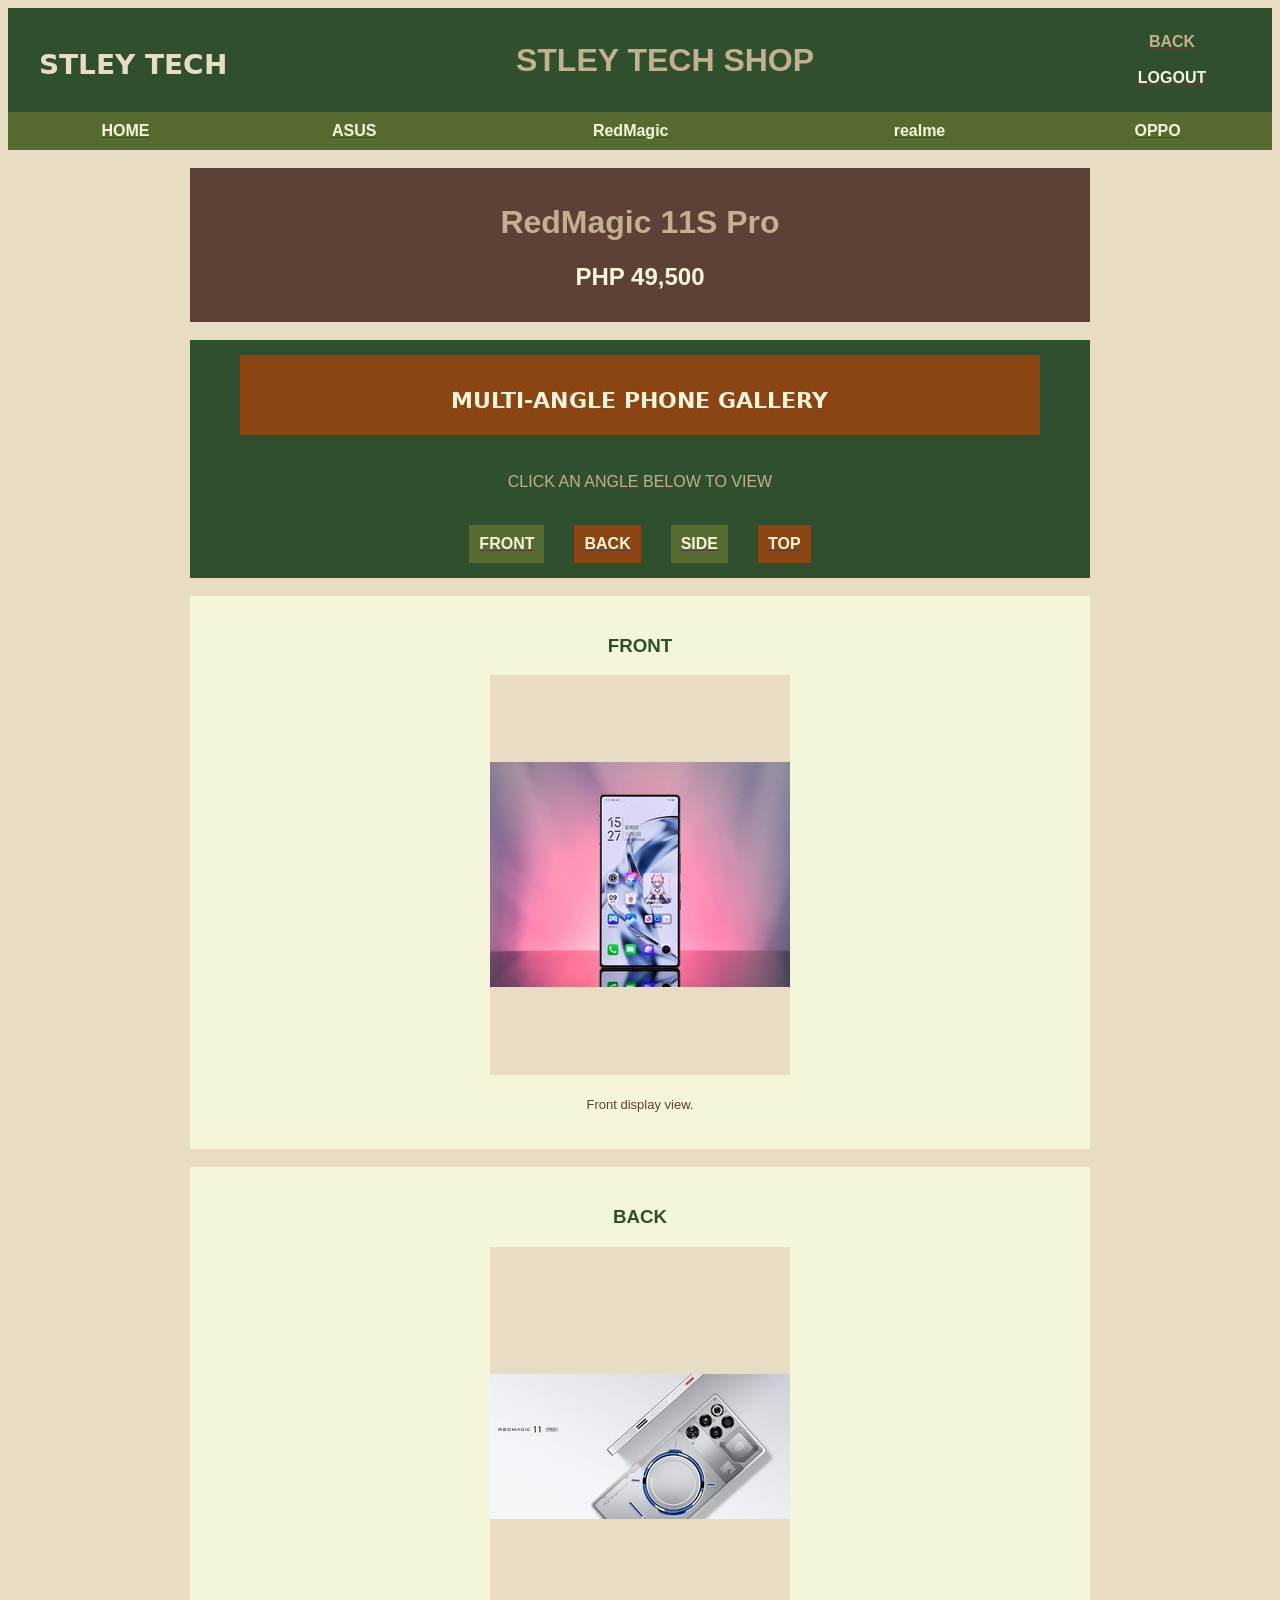
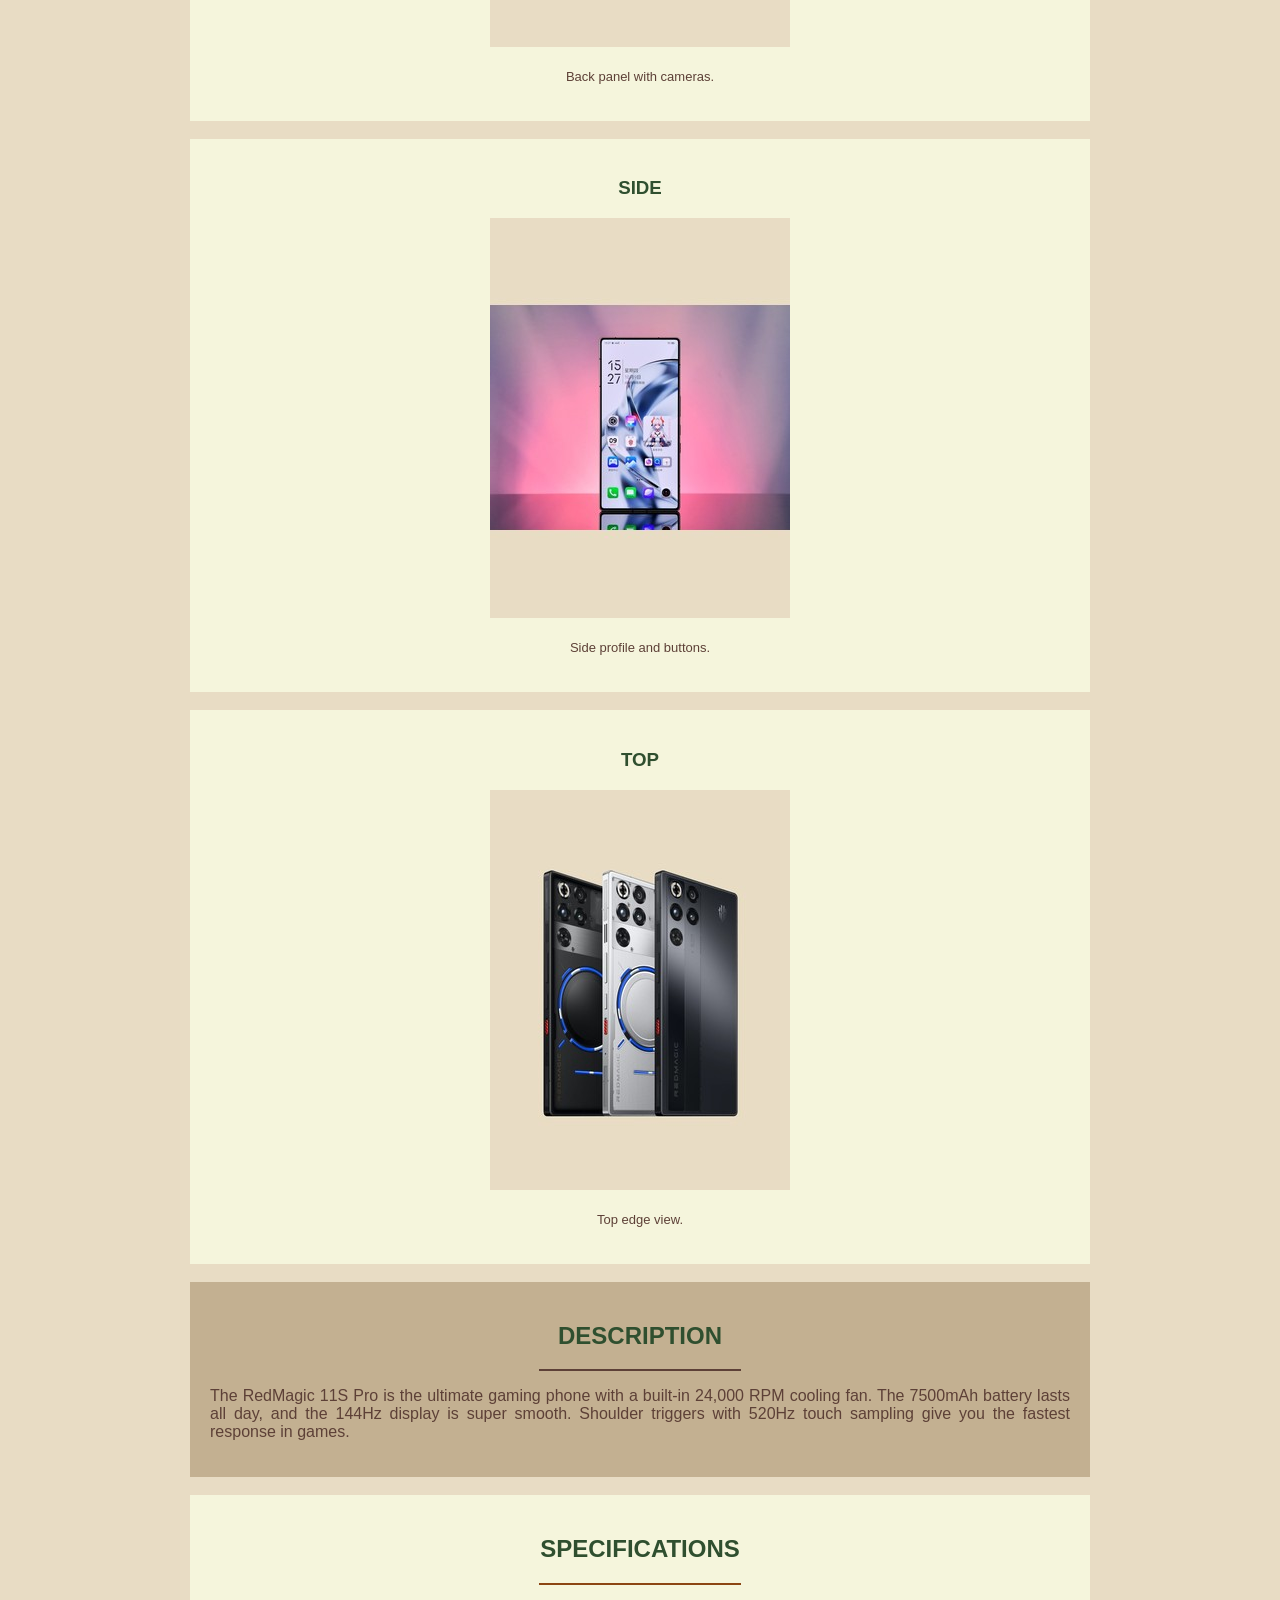
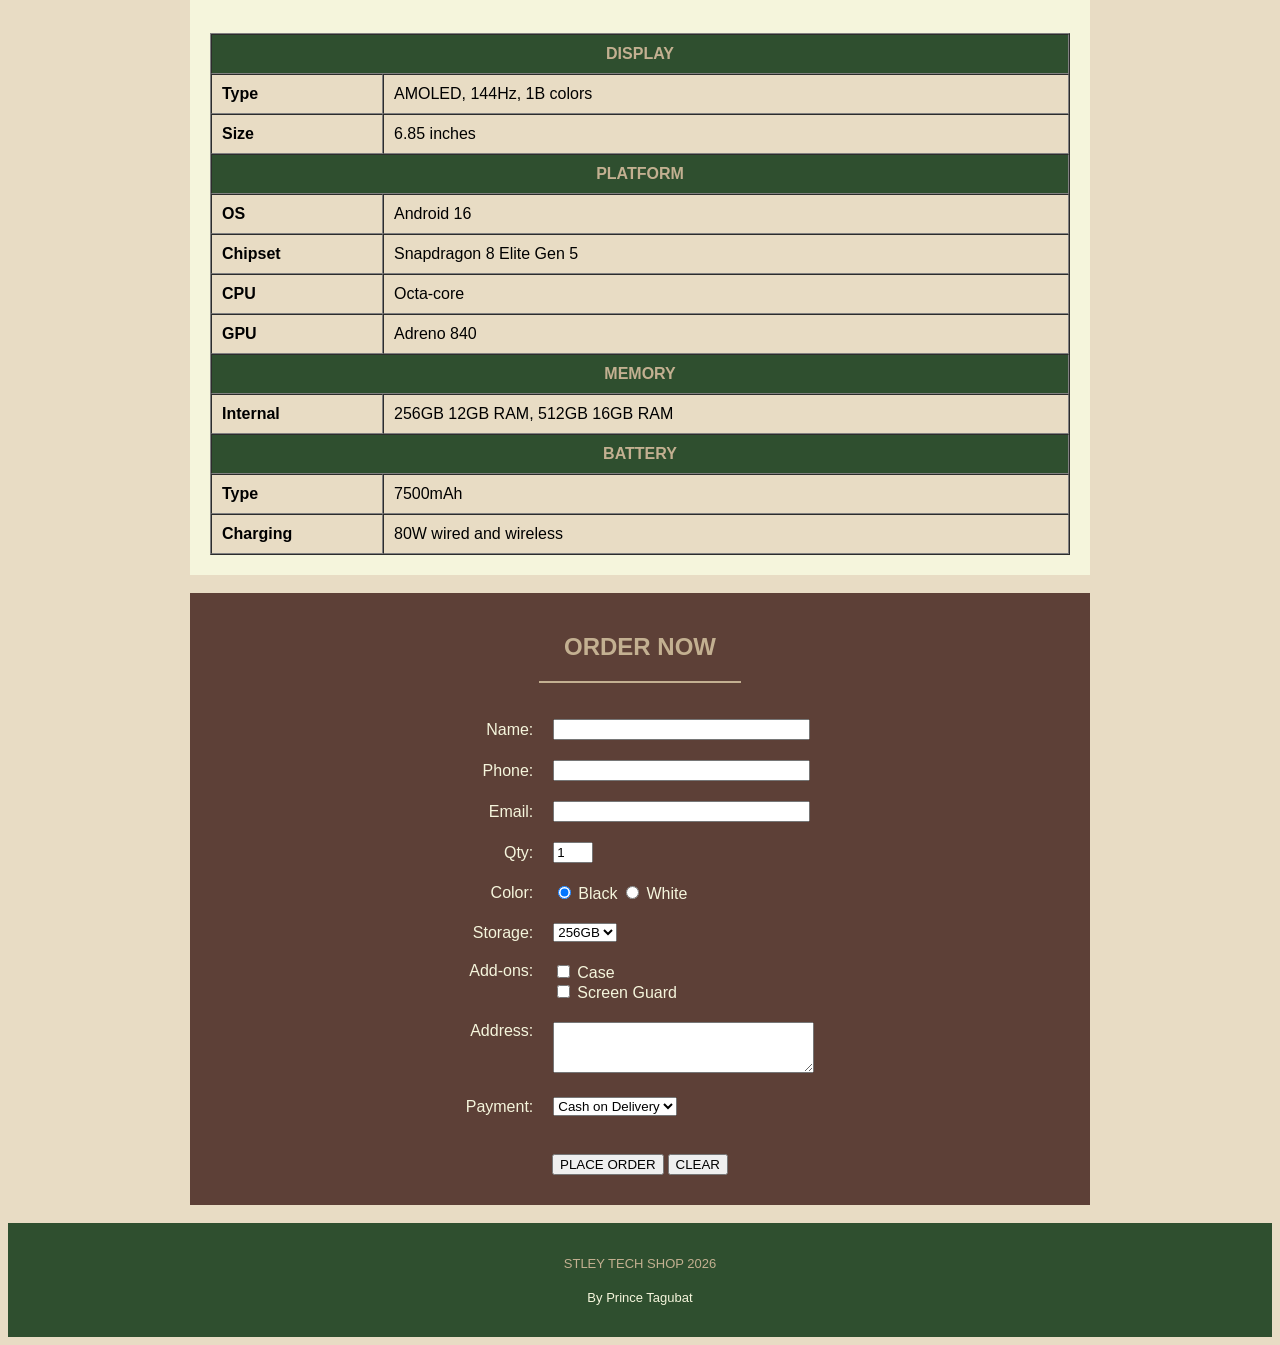
<file: STLEY_TECH/redmagic.html>
<!DOCTYPE html>
<html>
<head>
    <title>STLEY TECH - RedMagic 11S Pro</title>
    <meta charset="UTF-8">
</head>
<body bgcolor="#E8DCC4" link="#5D4037" vlink="#8B4513" alink="#228B22">

<table width="100%" cellpadding="0" cellspacing="0" border="0" bgcolor="#2F4F2F">
    <tr>
        <td width="250" align="center">
            <a href="shop.html"><img src="logo.png" alt="Logo" width="250" height="100"></a>
        </td>
        <td align="center">
            <h1><font face="Arial" color="#C3B091">STLEY TECH SHOP</font></h1>
        </td>
        <td width="200" align="center">
            <a href="shop.html"><font face="Arial" color="#C3B091"><strong>BACK</strong></font></a>
            <br><br>
            <a href="index.html"><font face="Arial" color="#F5F5DC"><strong>LOGOUT</strong></font></a>
        </td>
    </tr>
</table>

<table width="100%" cellpadding="10" cellspacing="0" border="0" bgcolor="#556B2F">
    <tr>
        <td align="center"><a href="shop.html"><font face="Arial" color="#F5F5DC" size="3"><strong>HOME</strong></font></a></td>
        <td align="center"><a href="asus.html"><font face="Arial" color="#F5F5DC" size="3"><strong>ASUS</strong></font></a></td>
        <td align="center"><a href="redmagic.html"><font face="Arial" color="#F5F5DC" size="3"><strong>RedMagic</strong></font></a></td>
        <td align="center"><a href="realme.html"><font face="Arial" color="#F5F5DC" size="3"><strong>realme</strong></font></a></td>
        <td align="center"><a href="oppo.html"><font face="Arial" color="#F5F5DC" size="3"><strong>OPPO</strong></font></a></td>
    </tr>
</table>

<br>

<table width="900" cellpadding="15" cellspacing="0" border="0" bgcolor="#5D4037" align="center">
    <tr>
        <td align="center">
            <h1><font face="Arial" color="#C3B091">RedMagic 11S Pro</font></h1>
            <p><font face="Arial" color="#F5F5DC" size="5"><strong>PHP 49,500</strong></font></p>
        </td>
    </tr>
</table>

<br>

<table width="900" cellpadding="15" cellspacing="0" border="0" bgcolor="#2F4F2F" align="center">
    <tr>
        <td align="center">
            <img src="viewer_header.jpg" alt="Gallery" width="800" height="80">
            <br><br>
            <p><font face="Arial" color="#C3B091" size="3">CLICK AN ANGLE BELOW TO VIEW</font></p>
            <br>
            <table cellpadding="10" cellspacing="0" border="0">
                <tr>
                    <td bgcolor="#556B2F" cellpadding="15"><a href="#front"><font face="Arial" color="#F5F5DC" size="3"><strong>FRONT</strong></font></a></td>
                    <td width="10"></td>
                    <td bgcolor="#8B4513" cellpadding="15"><a href="#back"><font face="Arial" color="#F5F5DC" size="3"><strong>BACK</strong></font></a></td>
                    <td width="10"></td>
                    <td bgcolor="#556B2F" cellpadding="15"><a href="#side"><font face="Arial" color="#F5F5DC" size="3"><strong>SIDE</strong></font></a></td>
                    <td width="10"></td>
                    <td bgcolor="#8B4513" cellpadding="15"><a href="#top"><font face="Arial" color="#F5F5DC" size="3"><strong>TOP</strong></font></a></td>
                </tr>
            </table>
        </td>
    </tr>
</table>

<br>

<a name="front"></a>
<table width="900" cellpadding="20" cellspacing="0" border="0" bgcolor="#F5F5DC" align="center">
    <tr><td align="center">
        <h3><font face="Arial" color="#2F4F2F">FRONT</font></h3>
        <img src="redmagic11s_front.jpg" alt="Front" width="300" height="400">
        <p><font face="Arial" size="2" color="#5D4037">Front display view.</font></p>
    </td></tr>
</table>

<br>

<a name="back"></a>
<table width="900" cellpadding="20" cellspacing="0" border="0" bgcolor="#F5F5DC" align="center">
    <tr><td align="center">
        <h3><font face="Arial" color="#2F4F2F">BACK</font></h3>
        <img src="redmagic11s_back.jpg" alt="Back" width="300" height="400">
        <p><font face="Arial" size="2" color="#5D4037">Back panel with cameras.</font></p>
    </td></tr>
</table>

<br>

<a name="side"></a>
<table width="900" cellpadding="20" cellspacing="0" border="0" bgcolor="#F5F5DC" align="center">
    <tr><td align="center">
        <h3><font face="Arial" color="#2F4F2F">SIDE</font></h3>
        <img src="redmagic11s_front.jpg" alt="Side" width="300" height="400">
        <p><font face="Arial" size="2" color="#5D4037">Side profile and buttons.</font></p>
    </td></tr>
</table>

<br>

<a name="top"></a>
<table width="900" cellpadding="20" cellspacing="0" border="0" bgcolor="#F5F5DC" align="center">
    <tr><td align="center">
        <h3><font face="Arial" color="#2F4F2F">TOP</font></h3>
        <img src="redmagic11s_top.jpg" alt="Top" width="300" height="400">
        <p><font face="Arial" size="2" color="#5D4037">Top edge view.</font></p>
    </td></tr>
</table>

<br>

<table width="900" cellpadding="20" cellspacing="0" border="0" bgcolor="#C3B091" align="center">
    <tr><td align="center">
        <h2><font face="Arial" color="#2F4F2F">DESCRIPTION</font></h2>
        <hr width="200" color="#5D4037">
        <p align="justify"><font face="Arial" size="3" color="#5D4037">The RedMagic 11S Pro is the ultimate gaming phone with a built-in 24,000 RPM cooling fan. The 7500mAh battery lasts all day, and the 144Hz display is super smooth. Shoulder triggers with 520Hz touch sampling give you the fastest response in games.</font></p>
    </td></tr>
</table>

<br>

<table width="900" cellpadding="20" cellspacing="0" border="0" bgcolor="#F5F5DC" align="center">
    <tr><td align="center">
        <h2><font face="Arial" color="#2F4F2F">SPECIFICATIONS</font></h2>
        <hr width="200" color="#8B4513">
    </td></tr>
    <tr><td>
        <table width="100%" border="1" cellpadding="10" cellspacing="0" bgcolor="#E8DCC4">
            <tr bgcolor="#2F4F2F"><th colspan="2"><font color="#C3B091" face="Arial">DISPLAY</font></th></tr>
<tr><td width="150"><font face="Arial"><strong>Type</strong></font></td><td><font face="Arial">AMOLED, 144Hz, 1B colors</font></td></tr>
<tr><td><font face="Arial"><strong>Size</strong></font></td><td><font face="Arial">6.85 inches</font></td></tr>
<tr bgcolor="#2F4F2F"><th colspan="2"><font color="#C3B091" face="Arial">PLATFORM</font></th></tr>
<tr><td><font face="Arial"><strong>OS</strong></font></td><td><font face="Arial">Android 16</font></td></tr>
<tr><td><font face="Arial"><strong>Chipset</strong></font></td><td><font face="Arial">Snapdragon 8 Elite Gen 5</font></td></tr>
<tr><td><font face="Arial"><strong>CPU</strong></font></td><td><font face="Arial">Octa-core</font></td></tr>
<tr><td><font face="Arial"><strong>GPU</strong></font></td><td><font face="Arial">Adreno 840</font></td></tr>
<tr bgcolor="#2F4F2F"><th colspan="2"><font color="#C3B091" face="Arial">MEMORY</font></th></tr>
<tr><td><font face="Arial"><strong>Internal</strong></font></td><td><font face="Arial">256GB 12GB RAM, 512GB 16GB RAM</font></td></tr>
<tr bgcolor="#2F4F2F"><th colspan="2"><font color="#C3B091" face="Arial">BATTERY</font></th></tr>
<tr><td><font face="Arial"><strong>Type</strong></font></td><td><font face="Arial">7500mAh</font></td></tr>
<tr><td><font face="Arial"><strong>Charging</strong></font></td><td><font face="Arial">80W wired and wireless</font></td></tr>
        </table>
    </td></tr>
</table>

<br>

<table width="900" cellpadding="20" cellspacing="0" border="0" bgcolor="#5D4037" align="center">
    <tr><td align="center">
        <h2><font face="Arial" color="#C3B091">ORDER NOW</font></h2>
        <hr width="200" color="#C3B091">
        <br>
        <form action="order.html" method="get">
            <table cellpadding="10" cellspacing="0" border="0">
                <tr>
                    <td align="right"><font face="Arial" color="#F5F5DC">Name:</font></td>
                    <td><input type="text" name="name" size="30" required></td>
                </tr>
                <tr>
                    <td align="right"><font face="Arial" color="#F5F5DC">Phone:</font></td>
                    <td><input type="tel" name="phone" size="30" required></td>
                </tr>
                <tr>
                    <td align="right"><font face="Arial" color="#F5F5DC">Email:</font></td>
                    <td><input type="email" name="email" size="30" required></td>
                </tr>
                <tr>
                    <td align="right"><font face="Arial" color="#F5F5DC">Qty:</font></td>
                    <td><input type="number" name="qty" min="1" max="5" value="1" required></td>
                </tr>
                <tr>
                    <td align="right"><font face="Arial" color="#F5F5DC">Color:</font></td>
                    <td>
                        <input type="radio" name="color" value="black" checked> <font face="Arial" color="#F5F5DC">Black</font>
                        <input type="radio" name="color" value="white"> <font face="Arial" color="#F5F5DC">White</font>
                    </td>
                </tr>
                <tr>
                    <td align="right"><font face="Arial" color="#F5F5DC">Storage:</font></td>
                    <td>
                        <select name="storage" required>
                            <option value="256gb">256GB</option>
                            <option value="512gb">512GB</option>
                        </select>
                    </td>
                </tr>
                <tr>
                    <td align="right" valign="top"><font face="Arial" color="#F5F5DC">Add-ons:</font></td>
                    <td>
                        <input type="checkbox" name="addon" value="case"> <font face="Arial" color="#F5F5DC">Case</font><br>
                        <input type="checkbox" name="addon" value="screen"> <font face="Arial" color="#F5F5DC">Screen Guard</font>
                    </td>
                </tr>
                <tr>
                    <td align="right" valign="top"><font face="Arial" color="#F5F5DC">Address:</font></td>
                    <td><textarea name="address" rows="3" cols="30" required></textarea></td>
                </tr>
                <tr>
                    <td align="right"><font face="Arial" color="#F5F5DC">Payment:</font></td>
                    <td>
                        <select name="payment" required>
                            <option value="cod">Cash on Delivery</option>
                            <option value="gcash">GCash</option>
                        </select>
                    </td>
                </tr>
                <tr>
                    <td colspan="2" align="center">
                        <br>
                        <input type="submit" value="PLACE ORDER">
                        <input type="reset" value="CLEAR">
                    </td>
                </tr>
            </table>
        </form>
    </td></tr>
</table>

<br>

<table width="100%" cellpadding="15" cellspacing="0" border="0" bgcolor="#2F4F2F">
    <tr><td align="center">
        <p><font face="Arial" size="2" color="#C3B091">STLEY TECH SHOP 2026</font></p>
        <p><font face="Arial" size="2" color="#F5F5DC">By Prince Tagubat</font></p>
    </td></tr>
</table>

</body>
</html>
</file>
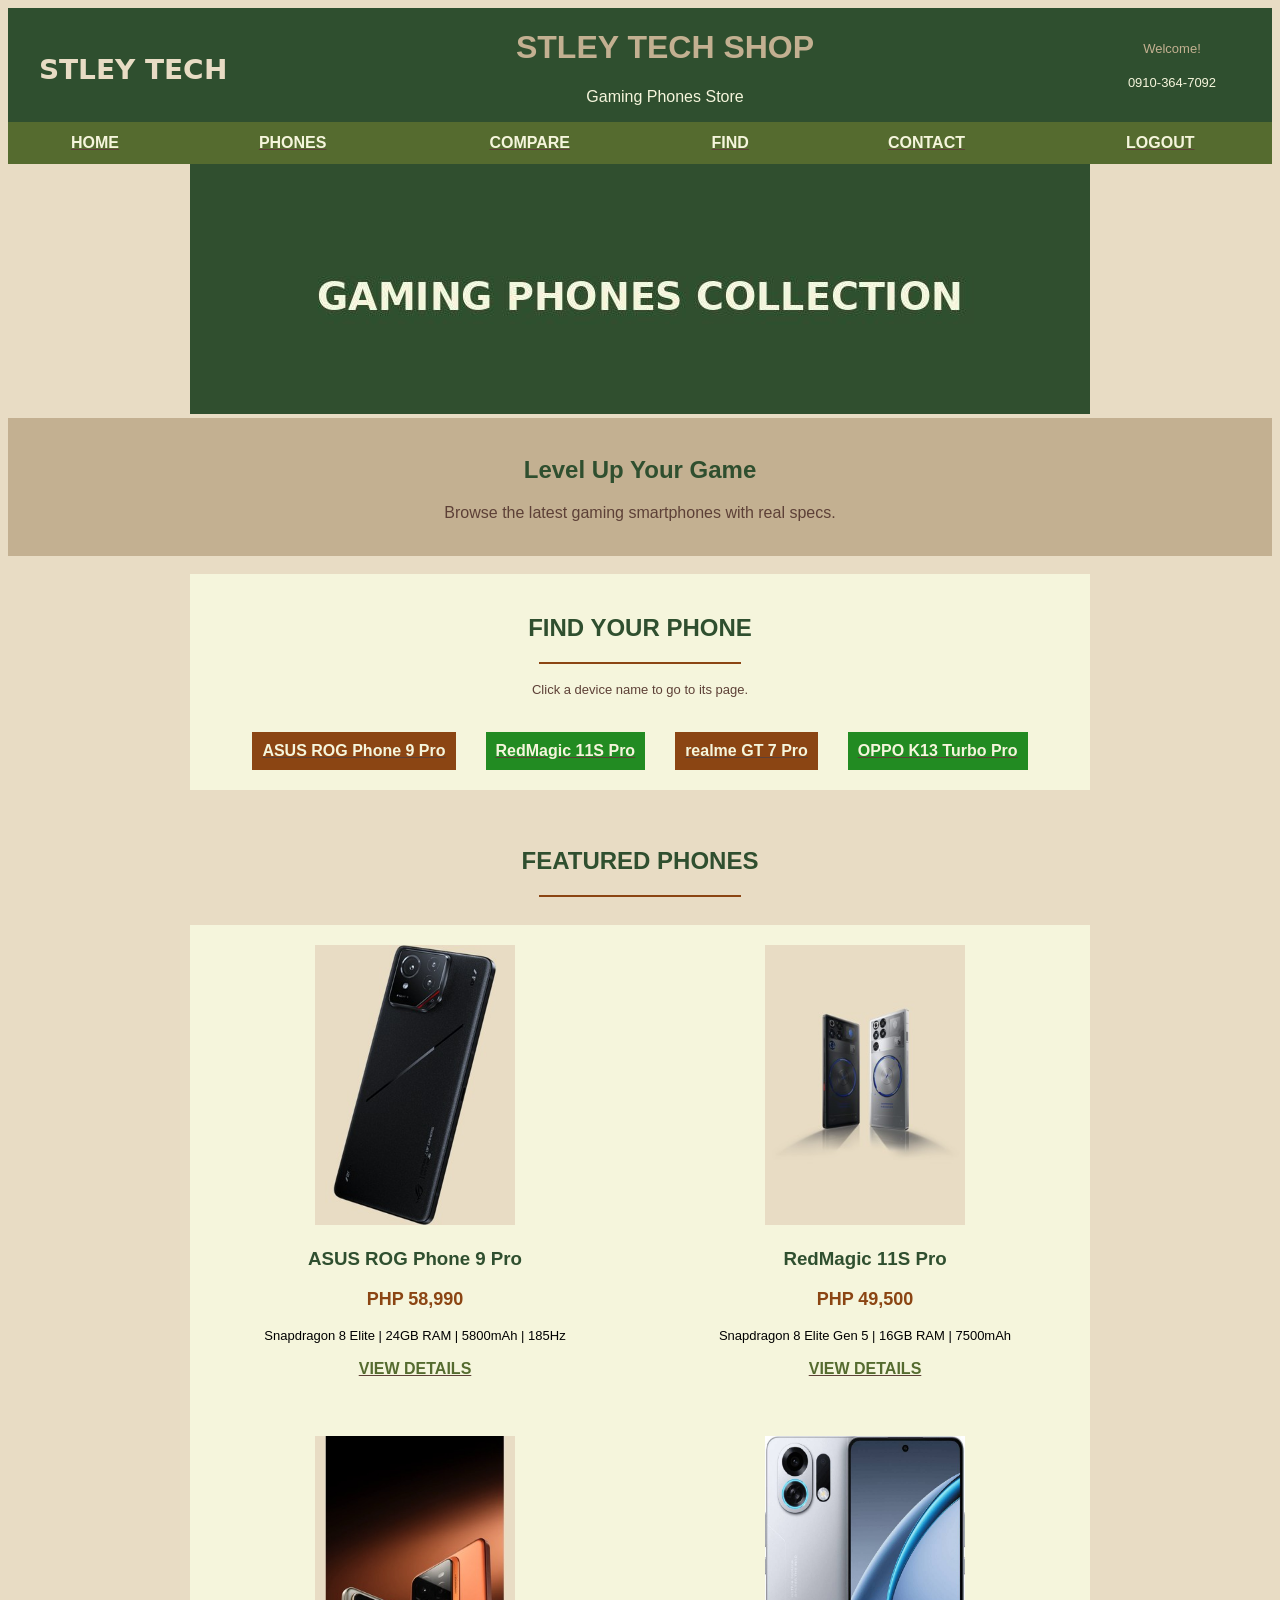
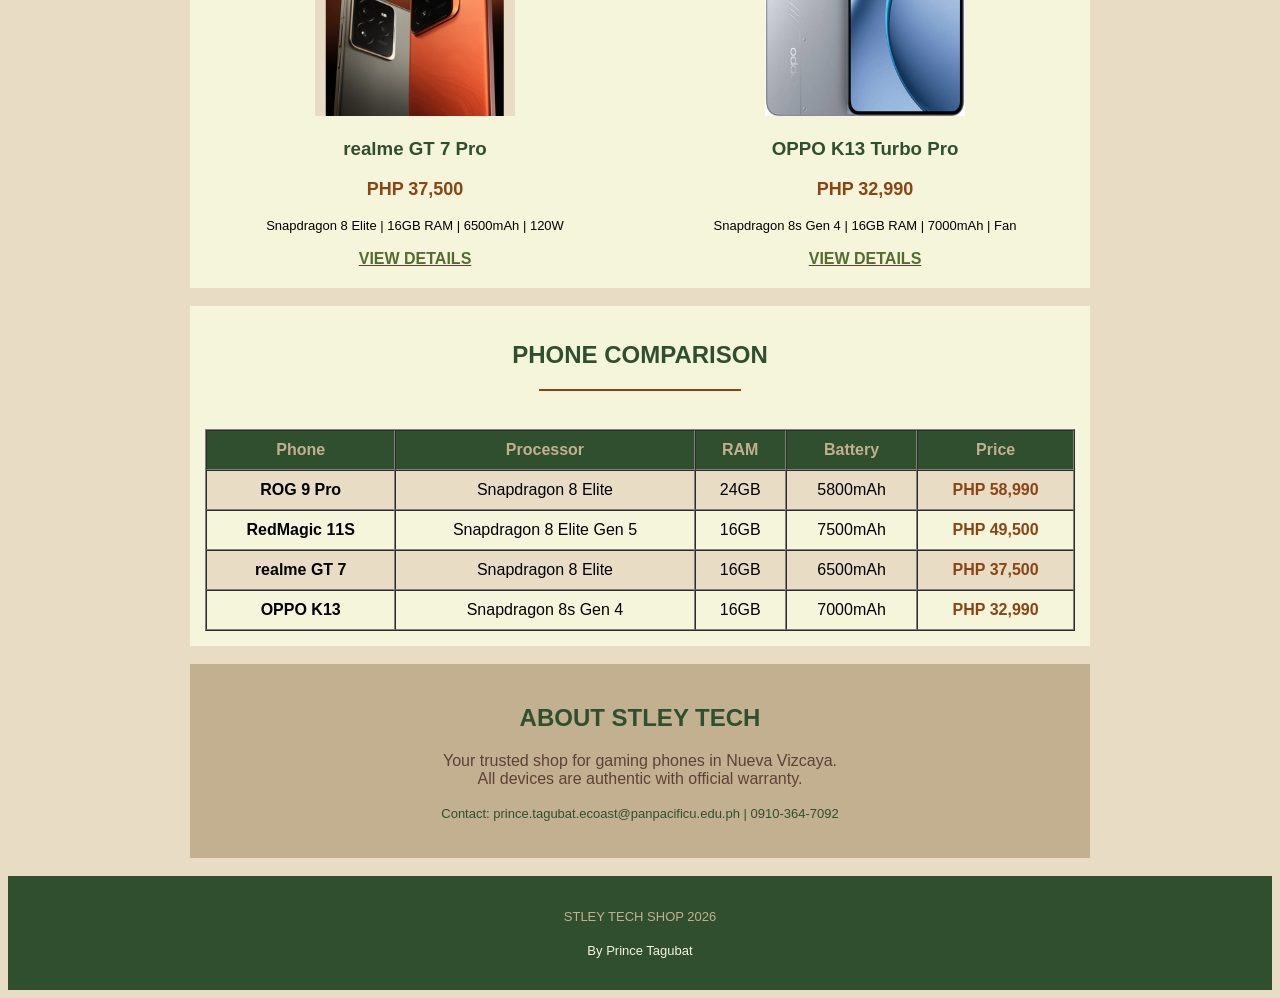
<file: STLEY_TECH/shop.html>
<!DOCTYPE html>
<html>
<head>
    <title>STLEY TECH SHOP - Gaming Phones</title>
    <meta charset="UTF-8">
</head>
<body bgcolor="#E8DCC4" link="#5D4037" vlink="#8B4513" alink="#228B22">

<table width="100%" cellpadding="0" cellspacing="0" border="0" bgcolor="#2F4F2F">
    <tr>
        <td width="250" align="center">
            <img src="logo.png" alt="STLEY TECH" width="250" height="100">
        </td>
        <td align="center">
            <h1><font face="Arial" color="#C3B091">STLEY TECH SHOP</font></h1>
            <p><font face="Arial" color="#F5F5DC" size="3">Gaming Phones Store</font></p>
        </td>
        <td width="200" align="center">
            <p><font face="Arial" color="#C3B091" size="2">Welcome!</font></p>
            <p><font face="Arial" color="#F5F5DC" size="2">0910-364-7092</font></p>
        </td>
    </tr>
</table>

<table width="100%" cellpadding="12" cellspacing="0" border="0" bgcolor="#556B2F">
    <tr>
        <td align="center"><a href="shop.html"><font face="Arial" color="#F5F5DC" size="3"><strong>HOME</strong></font></a></td>
        <td align="center"><a href="#phones"><font face="Arial" color="#F5F5DC" size="3"><strong>PHONES</strong></font></a></td>
        <td align="center"><a href="#compare"><font face="Arial" color="#F5F5DC" size="3"><strong>COMPARE</strong></font></a></td>
        <td align="center"><a href="#search"><font face="Arial" color="#F5F5DC" size="3"><strong>FIND</strong></font></a></td>
        <td align="center"><a href="contact.html"><font face="Arial" color="#F5F5DC" size="3"><strong>CONTACT</strong></font></a></td>
        <td align="center"><a href="index.html"><font face="Arial" color="#F5F5DC" size="3"><strong>LOGOUT</strong></font></a></td>
    </tr>
</table>

<table width="100%" cellpadding="0" cellspacing="0" border="0">
    <tr>
        <td align="center">
            <img src="shop_hero.jpg" alt="Hero" width="900" height="250">
        </td>
    </tr>
    <tr>
        <td align="center" bgcolor="#C3B091">
            <br>
            <h2><font face="Arial" color="#2F4F2F">Level Up Your Game</font></h2>
            <p><font face="Arial" size="3" color="#5D4037">Browse the latest gaming smartphones with real specs.</font></p>
            <br>
        </td>
    </tr>
</table>

<br>

<a name="search"></a>
<table width="900" cellpadding="20" cellspacing="0" border="0" bgcolor="#F5F5DC" align="center">
    <tr>
        <td align="center">
            <h2><font face="Arial" color="#2F4F2F">FIND YOUR PHONE</font></h2>
            <hr width="200" color="#8B4513">
            <p><font face="Arial" size="2" color="#5D4037">Click a device name to go to its page.</font></p>
            <br>
            <table cellpadding="10" cellspacing="0" border="0">
                <tr>
                    <td bgcolor="#8B4513" cellpadding="15"><a href="asus.html"><font face="Arial" color="#F5F5DC" size="3"><strong>ASUS ROG Phone 9 Pro</strong></font></a></td>
                    <td width="10"></td>
                    <td bgcolor="#228B22" cellpadding="15"><a href="redmagic.html"><font face="Arial" color="#F5F5DC" size="3"><strong>RedMagic 11S Pro</strong></font></a></td>
                    <td width="10"></td>
                    <td bgcolor="#8B4513" cellpadding="15"><a href="realme.html"><font face="Arial" color="#F5F5DC" size="3"><strong>realme GT 7 Pro</strong></font></a></td>
                    <td width="10"></td>
                    <td bgcolor="#228B22" cellpadding="15"><a href="oppo.html"><font face="Arial" color="#F5F5DC" size="3"><strong>OPPO K13 Turbo Pro</strong></font></a></td>
                </tr>
            </table>
        </td>
    </tr>
</table>

<br>

<a name="phones"></a>
<table width="900" cellpadding="20" cellspacing="0" border="0" bgcolor="#E8DCC4" align="center">
    <tr>
        <td colspan="2" align="center">
            <h2><font face="Arial" color="#2F4F2F">FEATURED PHONES</font></h2>
            <hr width="200" color="#8B4513">
        </td>
    </tr>
    <tr>
        <td width="450" align="center" valign="top" bgcolor="#F5F5DC">
            <img src="rog9_main.jpg" alt="ASUS" width="200" height="280">
            <h3><font face="Arial" color="#2F4F2F">ASUS ROG Phone 9 Pro</font></h3>
            <p><font face="Arial" color="#8B4513" size="4"><strong>PHP 58,990</strong></font></p>
            <p><font face="Arial" size="2">Snapdragon 8 Elite | 24GB RAM | 5800mAh | 185Hz</font></p>
            <a href="asus.html"><font face="Arial" color="#556B2F"><strong>VIEW DETAILS</strong></font></a>
        </td>
        <td width="450" align="center" valign="top" bgcolor="#F5F5DC">
            <img src="redmagic11s_main.jpg" alt="RedMagic" width="200" height="280">
            <h3><font face="Arial" color="#2F4F2F">RedMagic 11S Pro</font></h3>
            <p><font face="Arial" color="#8B4513" size="4"><strong>PHP 49,500</strong></font></p>
            <p><font face="Arial" size="2">Snapdragon 8 Elite Gen 5 | 16GB RAM | 7500mAh</font></p>
            <a href="redmagic.html"><font face="Arial" color="#556B2F"><strong>VIEW DETAILS</strong></font></a>
        </td>
    </tr>
    <tr>
        <td width="450" align="center" valign="top" bgcolor="#F5F5DC">
            <br>
            <img src="realmegt7_main.jpg" alt="realme" width="200" height="280">
            <h3><font face="Arial" color="#2F4F2F">realme GT 7 Pro</font></h3>
            <p><font face="Arial" color="#8B4513" size="4"><strong>PHP 37,500</strong></font></p>
            <p><font face="Arial" size="2">Snapdragon 8 Elite | 16GB RAM | 6500mAh | 120W</font></p>
            <a href="realme.html"><font face="Arial" color="#556B2F"><strong>VIEW DETAILS</strong></font></a>
        </td>
        <td width="450" align="center" valign="top" bgcolor="#F5F5DC">
            <br>
            <img src="oppok13_main.jpg" alt="OPPO" width="200" height="280">
            <h3><font face="Arial" color="#2F4F2F">OPPO K13 Turbo Pro</font></h3>
            <p><font face="Arial" color="#8B4513" size="4"><strong>PHP 32,990</strong></font></p>
            <p><font face="Arial" size="2">Snapdragon 8s Gen 4 | 16GB RAM | 7000mAh | Fan</font></p>
            <a href="oppo.html"><font face="Arial" color="#556B2F"><strong>VIEW DETAILS</strong></font></a>
        </td>
    </tr>
</table>

<br>

<a name="compare"></a>
<table width="900" cellpadding="15" cellspacing="0" border="0" bgcolor="#F5F5DC" align="center">
    <tr>
        <td align="center">
            <h2><font face="Arial" color="#2F4F2F">PHONE COMPARISON</font></h2>
            <hr width="200" color="#8B4513">
        </td>
    </tr>
    <tr>
        <td>
            <table width="100%" border="1" cellpadding="10" cellspacing="0" bgcolor="#E8DCC4">
                <tr bgcolor="#2F4F2F">
                    <th><font color="#C3B091" face="Arial">Phone</font></th>
                    <th><font color="#C3B091" face="Arial">Processor</font></th>
                    <th><font color="#C3B091" face="Arial">RAM</font></th>
                    <th><font color="#C3B091" face="Arial">Battery</font></th>
                    <th><font color="#C3B091" face="Arial">Price</font></th>
                </tr>
                <tr align="center">
                    <td><font face="Arial"><strong>ROG 9 Pro</strong></font></td>
                    <td><font face="Arial">Snapdragon 8 Elite</font></td>
                    <td><font face="Arial">24GB</font></td>
                    <td><font face="Arial">5800mAh</font></td>
                    <td><font face="Arial" color="#8B4513"><strong>PHP 58,990</strong></font></td>
                </tr>
                <tr align="center" bgcolor="#F5F5DC">
                    <td><font face="Arial"><strong>RedMagic 11S</strong></font></td>
                    <td><font face="Arial">Snapdragon 8 Elite Gen 5</font></td>
                    <td><font face="Arial">16GB</font></td>
                    <td><font face="Arial">7500mAh</font></td>
                    <td><font face="Arial" color="#8B4513"><strong>PHP 49,500</strong></font></td>
                </tr>
                <tr align="center">
                    <td><font face="Arial"><strong>realme GT 7</strong></font></td>
                    <td><font face="Arial">Snapdragon 8 Elite</font></td>
                    <td><font face="Arial">16GB</font></td>
                    <td><font face="Arial">6500mAh</font></td>
                    <td><font face="Arial" color="#8B4513"><strong>PHP 37,500</strong></font></td>
                </tr>
                <tr align="center" bgcolor="#F5F5DC">
                    <td><font face="Arial"><strong>OPPO K13</strong></font></td>
                    <td><font face="Arial">Snapdragon 8s Gen 4</font></td>
                    <td><font face="Arial">16GB</font></td>
                    <td><font face="Arial">7000mAh</font></td>
                    <td><font face="Arial" color="#8B4513"><strong>PHP 32,990</strong></font></td>
                </tr>
            </table>
        </td>
    </tr>
</table>

<br>

<table width="900" cellpadding="20" cellspacing="0" border="0" bgcolor="#C3B091" align="center">
    <tr>
        <td align="center">
            <h2><font face="Arial" color="#2F4F2F">ABOUT STLEY TECH</font></h2>
            <p><font face="Arial" size="3" color="#5D4037">Your trusted shop for gaming phones in Nueva Vizcaya.<br>All devices are authentic with official warranty.</font></p>
            <p><font face="Arial" size="2" color="#2F4F2F">Contact: prince.tagubat.ecoast@panpacificu.edu.ph | 0910-364-7092</font></p>
        </td>
    </tr>
</table>

<br>

<table width="100%" cellpadding="15" cellspacing="0" border="0" bgcolor="#2F4F2F">
    <tr>
        <td align="center">
            <p><font face="Arial" size="2" color="#C3B091">STLEY TECH SHOP 2026</font></p>
            <p><font face="Arial" size="2" color="#F5F5DC">By Prince Tagubat</font></p>
        </td>
    </tr>
</table>

</body>
</html>
</file>
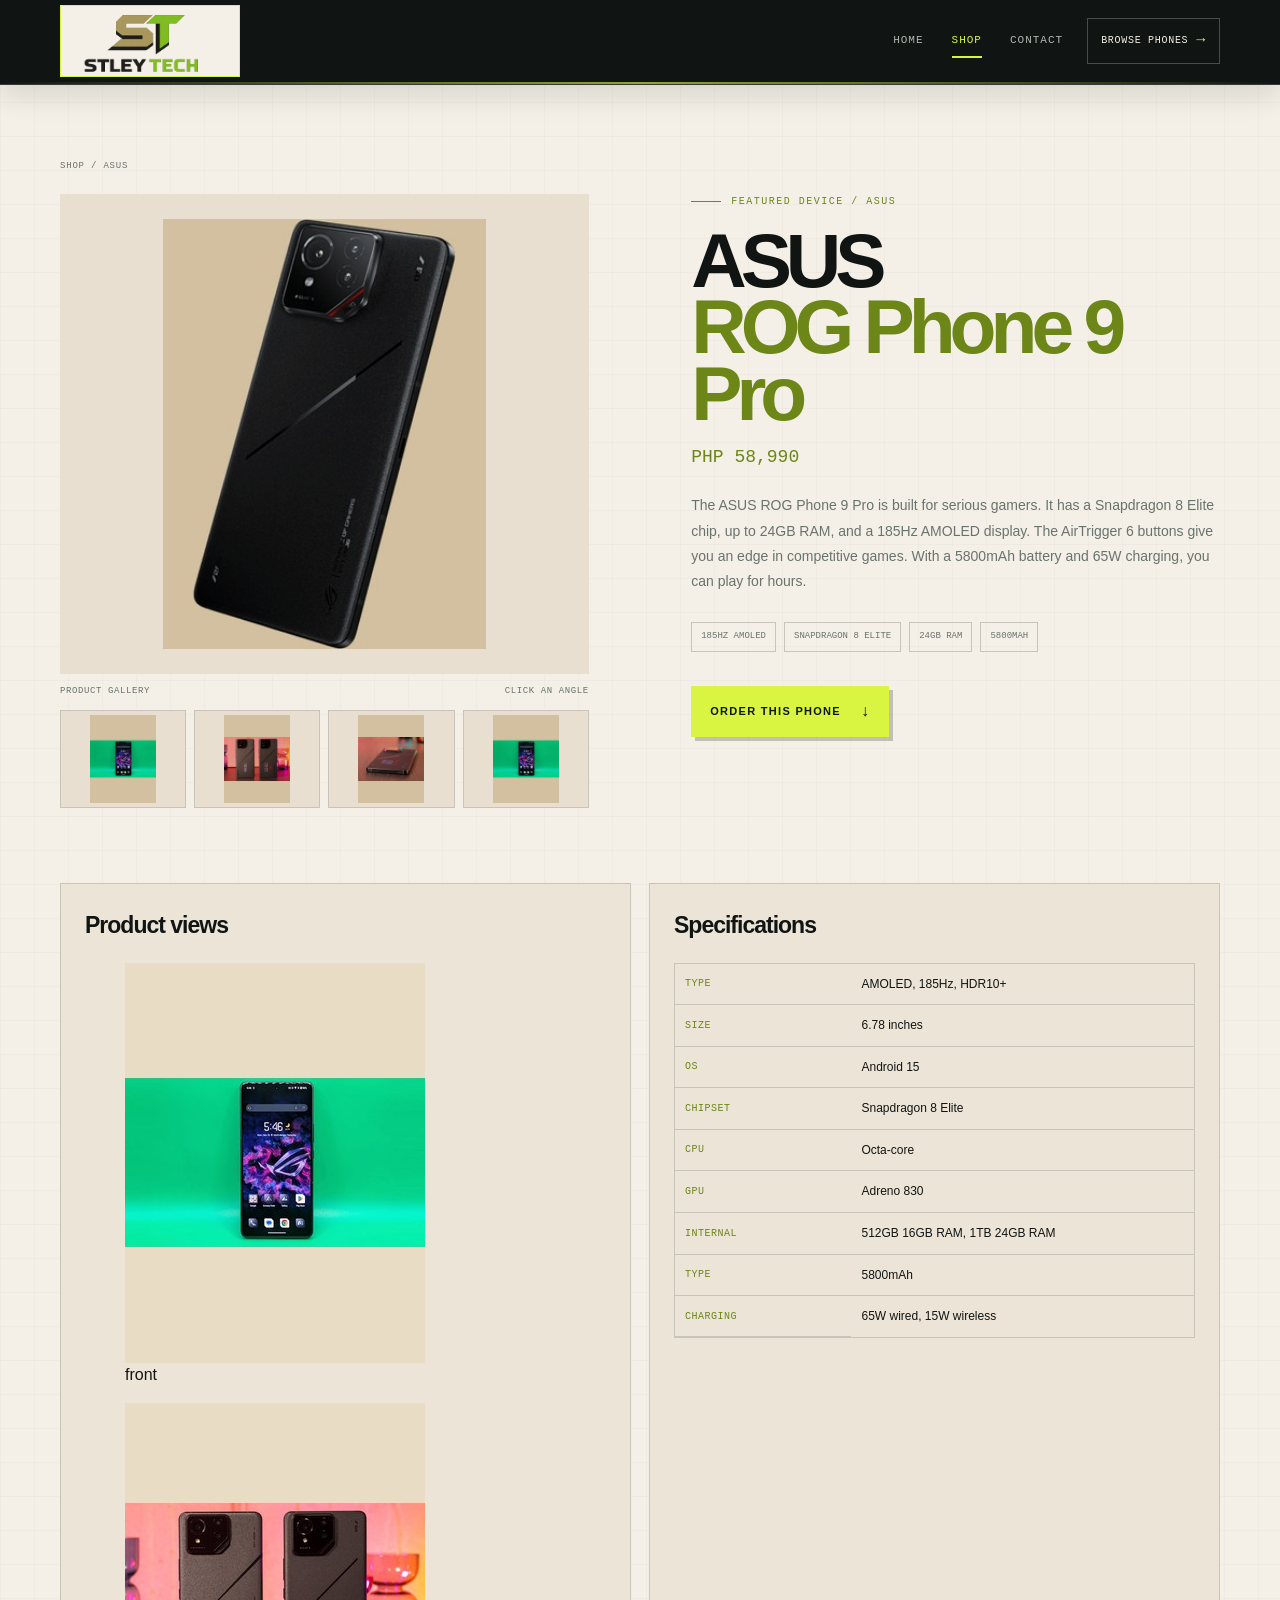
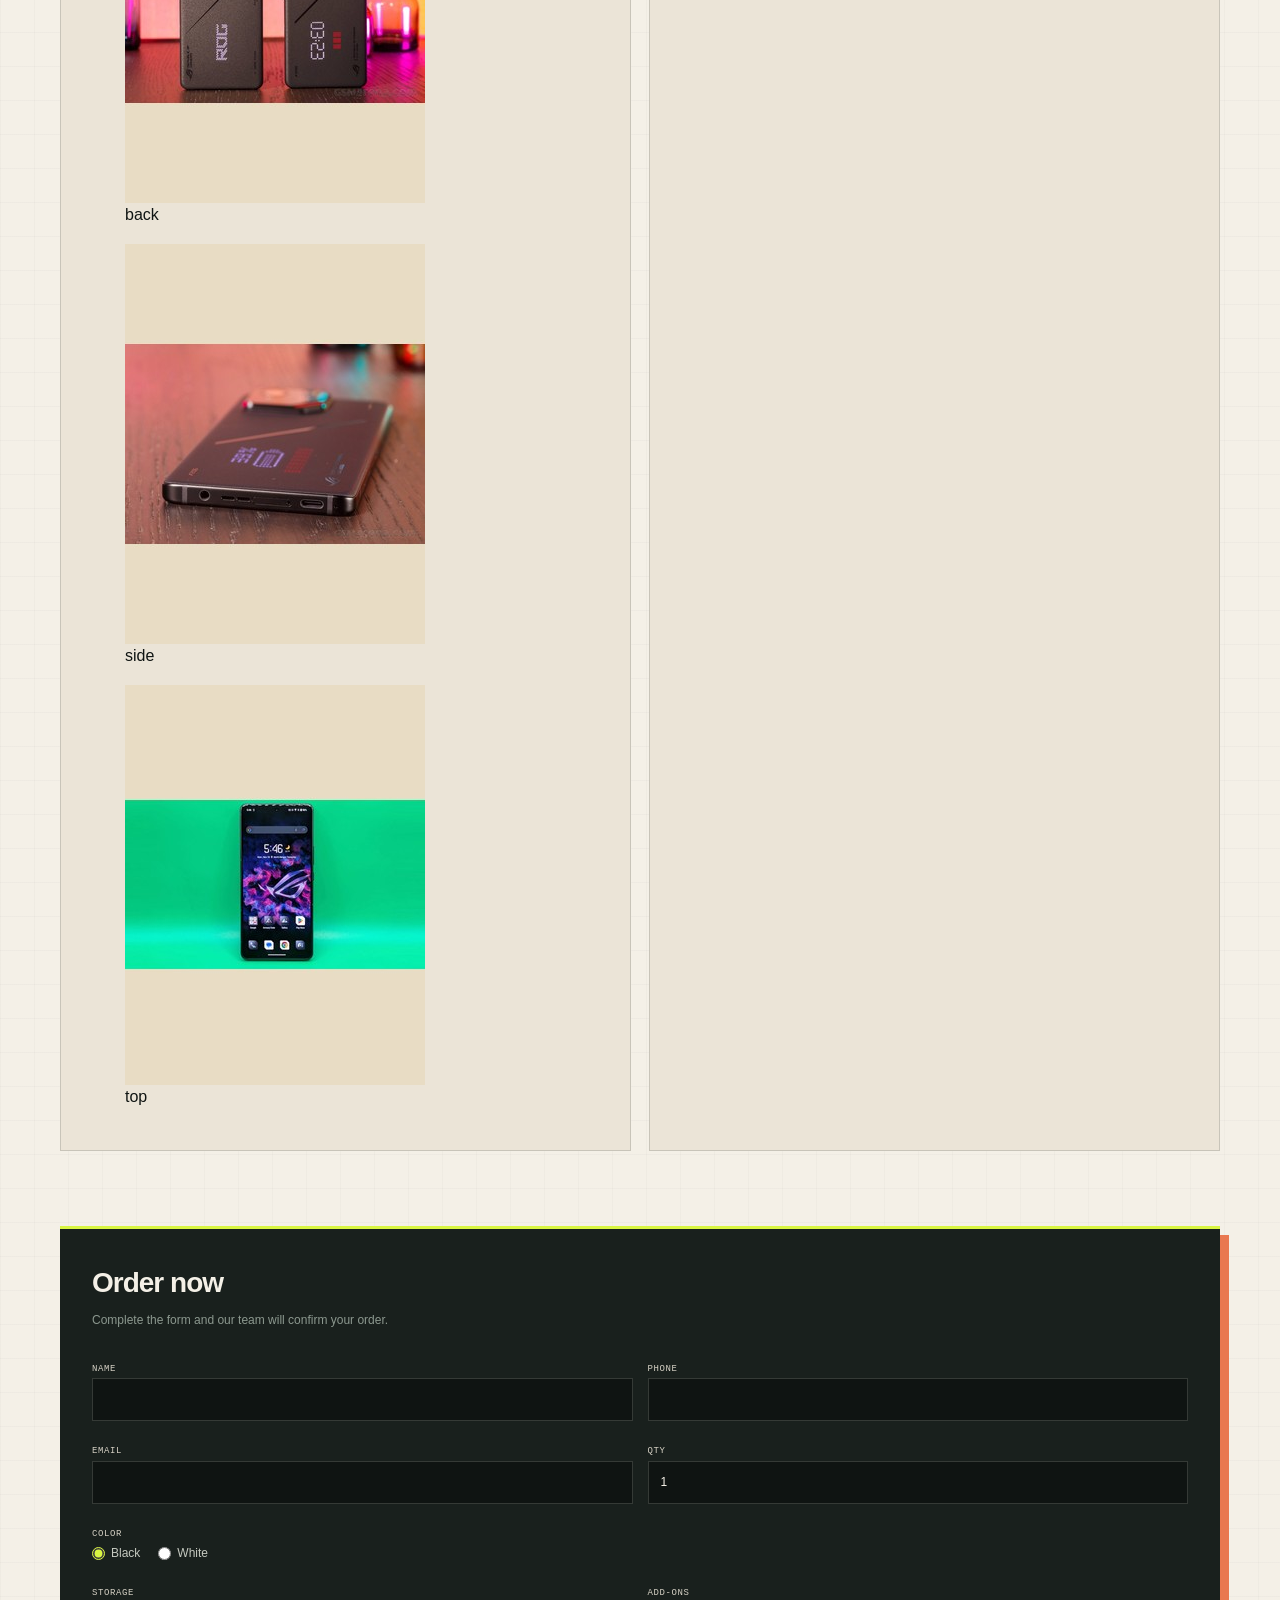
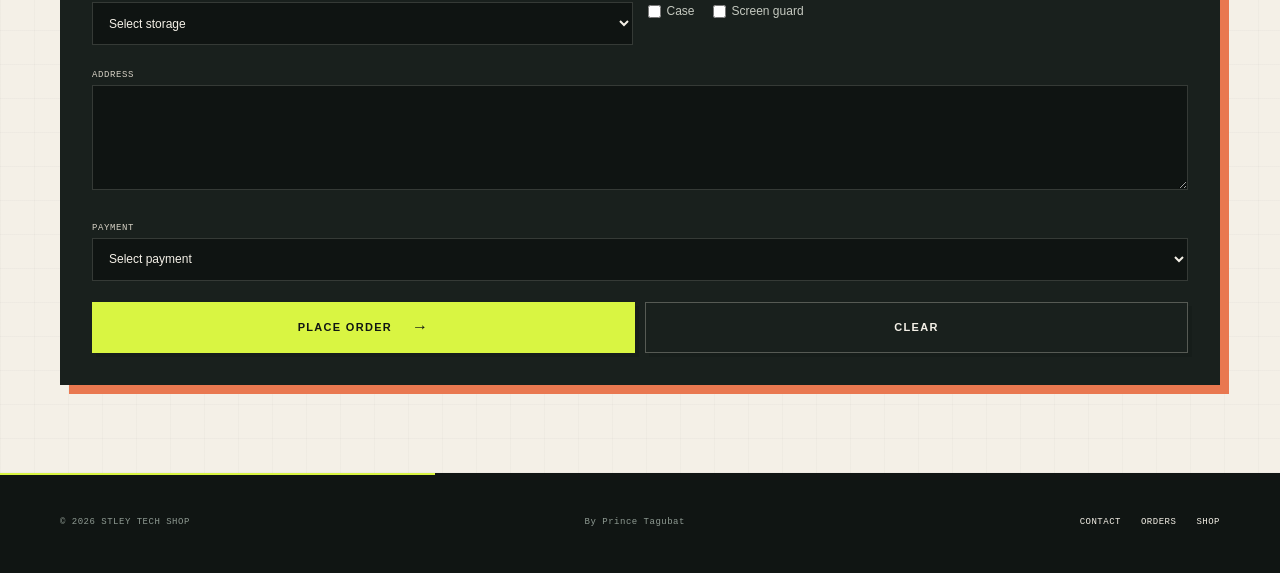
<file: STLEY_TECH_CSS/asus.html>
<!DOCTYPE html><html lang="en"><head><meta charset="UTF-8"><meta name="viewport" content="width=device-width, initial-scale=1.0"><meta name="description" content="STLEY TECH premium gaming phones."><title>STLEY TECH | ASUS ROG Phone 9 Pro</title><link rel="stylesheet" href="style.css"></head><body class=""><header class="site-header"><div class="container header-inner">
<a class="brand" href="index.html"><img src="logo.png" alt="STLEY TECH logo"></a>
<nav class="site-nav" aria-label="Main navigation"><a class="" href="index.html">Home</a><a class="active" href="shop.html">Shop</a><a class="" href="contact.html">Contact</a></nav>
<a class="header-cta" href="shop.html">Browse phones <span>→</span></a>
</div></header><main><section class="inner-page container"><p class="breadcrumb"><a href="shop.html">Shop</a> / ASUS</p><div class="product-hero"><div class="product-gallery"><div class="product-main-image"><img src="rog9_main.jpg" alt="ASUS ROG Phone 9 Pro"></div><div class="product-gallery-note"><span>Product gallery</span><span>Click an angle</span></div><div class="angle-grid"><a href="#front"><img src="rog9_front.jpg" alt="front view"></a><a href="#back"><img src="rog9_back.jpg" alt="back view"></a><a href="#side"><img src="rog9_side.jpg" alt="side view"></a><a href="#top"><img src="rog9_front.jpg" alt="top view"></a></div></div><div class="product-copy"><p class="small-title">Featured device / ASUS</p><h1>ASUS<br><span>ROG Phone 9 Pro</span></h1><p class="product-price">PHP 58,990</p><p class="product-description">The ASUS ROG Phone 9 Pro is built for serious gamers. It has a Snapdragon 8 Elite chip, up to 24GB RAM, and a 185Hz AMOLED display. The AirTrigger 6 buttons give you an edge in competitive games. With a 5800mAh battery and 65W charging, you can play for hours.</p><div class="spec-pills"><span>185Hz AMOLED</span><span>Snapdragon 8 Elite</span><span>24GB RAM</span><span>5800mAh</span></div><a class="button green-button" href="#order">Order this phone <span>↓</span></a></div></div><div class="product-sections"><div class="info-panel"><h2>Product views</h2><div class="angle-gallery"><figure id="front"><img src="rog9_front.jpg" alt="ASUS ROG Phone 9 Pro front view"><figcaption>front</figcaption></figure><figure id="back"><img src="rog9_back.jpg" alt="ASUS ROG Phone 9 Pro back view"><figcaption>back</figcaption></figure><figure id="side"><img src="rog9_side.jpg" alt="ASUS ROG Phone 9 Pro side view"><figcaption>side</figcaption></figure><figure id="top"><img src="rog9_front.jpg" alt="ASUS ROG Phone 9 Pro top view"><figcaption>top</figcaption></figure></div></div><div class="info-panel"><h2>Specifications</h2><div class="table-wrap"><table class="spec-table"><tbody><tr><th>Type</th><td>AMOLED, 185Hz, HDR10+</td></tr><tr><th>Size</th><td>6.78 inches</td></tr><tr><th>OS</th><td>Android 15</td></tr><tr><th>Chipset</th><td>Snapdragon 8 Elite</td></tr><tr><th>CPU</th><td>Octa-core</td></tr><tr><th>GPU</th><td>Adreno 830</td></tr><tr><th>Internal</th><td>512GB 16GB RAM, 1TB 24GB RAM</td></tr><tr><th>Type</th><td>5800mAh</td></tr><tr><th>Charging</th><td>65W wired, 15W wireless</td></tr></tbody></table></div></div></div><section class="order-panel" id="order"><h2>Order now</h2><p>Complete the form and our team will confirm your order.</p><form class="order-form" action="order-submit.php" method="post"><input type="hidden" name="csrf_token" value=""><input type="hidden" name="product_slug" value="asus-rog-phone-9-pro"><div><label for="name">Name</label><input id="name" type="text" name="name" required></div><div><label for="phone">Phone</label><input id="phone" type="tel" name="phone" required></div><div><label for="email">Email</label><input id="email" type="email" name="email" required></div><div><label for="qty">Qty</label><input id="qty" type="number" name="qty" value="1" min="1" required></div><div class="full"><label>Color</label><div class="radio-row"><label><input type="radio" name="color" value="black" checked> Black</label><label><input type="radio" name="color" value="white"> White</label></div></div><div><label for="storage">Storage</label><select id="storage" name="storage" required><option value="">Select storage</option><option value="256gb">256GB</option><option value="512gb">512GB</option></select></div><div><label>Add-ons</label><div class="check-row"><label><input type="checkbox" name="addon" value="case"> Case</label><label><input type="checkbox" name="addon" value="screen"> Screen guard</label></div></div><div class="full"><label for="address">Address</label><textarea id="address" name="address" required></textarea></div><div class="full"><label for="payment">Payment</label><select id="payment" name="payment" required><option value="">Select payment</option><option value="cod">Cash on Delivery</option><option value="gcash">GCash</option></select></div><div class="form-actions"><button class="button green-button" type="submit">Place order <span>→</span></button><button class="button outline-button" type="reset">Clear</button></div></form></section></section></main><footer class="site-footer"><div class="container footer-inner"><p>© 2026 STLEY TECH SHOP</p><p>By Prince Tagubat</p><div class="footer-links"><a href="contact.html">Contact</a><a href="order.html">Orders</a><a href="shop.html">Shop</a></div></div></footer><script src="csrf.php"></script><script src="flash.php"></script></body></html>
</file>
<file: STLEY_TECH_CSS/style.css>
:root {
    --ink: #101513;
    --ink-2: #19201d;
    --paper: #f4f0e7;
    --paper-2: #e5ddce;
    --muted: #68736d;
    --line: #c8c4b9;
    --green: #d9f542;
    --green-dark: #6c8617;
    --orange: #e97850;
    --shadow: 10px 10px 0 var(--green);
    --sans: Arial, Helvetica, sans-serif;
    --mono: "Courier New", Courier, monospace;
}

* { box-sizing: border-box; }
html { scroll-behavior: smooth; }
body { margin: 0; color: var(--ink); background: var(--paper); font-family: var(--sans); line-height: 1.55; }
body.dark-page { color: var(--paper); background: var(--ink); }
a { color: inherit; text-decoration: none; }
img { max-width: 100%; display: block; }
button, input, select, textarea { font: inherit; }
button, .button { cursor: pointer; }
.container { width: min(1160px, calc(100% - 64px)); margin: 0 auto; }

.site-header { color: var(--paper); border-bottom: 1px solid rgba(244,240,231,.16); background: var(--ink); }
.header-inner { min-height: 82px; display: flex; align-items: center; gap: 24px; }
.brand { display: inline-flex; align-items: center; gap: 11px; font-size: 13px; font-weight: 800; letter-spacing: 3px; }
.brand img { width: 42px; height: 42px; object-fit: cover; border: 1px solid var(--green); border-radius: 50%; }
.brand b { color: var(--green); }
.site-nav { display: flex; gap: 28px; margin-left: auto; font-family: var(--mono); font-size: 11px; letter-spacing: 1px; text-transform: uppercase; }
.site-nav a { color: #aeb7b0; }
.site-nav a:hover, .site-nav a.active { color: var(--green); }
.header-cta { display: inline-flex; align-items: center; gap: 8px; padding: 10px 13px; border: 1px solid rgba(244,240,231,.25); font-family: var(--mono); font-size: 10px; letter-spacing: .7px; text-transform: uppercase; }
.header-cta span { color: var(--green); font-size: 15px; }
.header-cta:hover { color: var(--ink); background: var(--green); border-color: var(--green); }

.eyebrow, .small-title, .label, .card-label, .product-code, .form-label, .table-label, .status-label { font-family: var(--mono); text-transform: uppercase; }
.eyebrow, .small-title { display: flex; align-items: center; gap: 10px; margin: 0 0 18px; color: var(--green-dark); font-size: 10px; letter-spacing: 1.5px; }
.dark-page .eyebrow, .dark-page .small-title { color: var(--green); }
.eyebrow::before, .small-title::before { width: 30px; height: 1px; background: currentColor; content: ""; }
.button { display: inline-flex; min-height: 49px; align-items: center; justify-content: center; gap: 20px; padding: 12px 18px; border: 1px solid transparent; font-size: 11px; font-weight: 800; letter-spacing: 1.3px; text-transform: uppercase; transition: transform .16s ease, background .2s ease, color .2s ease, border-color .2s ease; }
.button:active { transform: scale(.97); }
.button span { font-size: 16px; }
.green-button { color: var(--ink); background: var(--green); }
.green-button:hover { background: #c2df2a; }
.dark-button { color: var(--paper); background: var(--ink); }
.dark-button:hover { color: var(--ink); background: var(--green); }
.outline-button { color: var(--paper); border-color: rgba(244,240,231,.28); background: transparent; }
.outline-button:hover { color: var(--ink); border-color: var(--green); background: var(--green); }
.text-link { display: inline-block; padding-bottom: 4px; border-bottom: 1px solid currentColor; font-family: var(--mono); font-size: 11px; }
.text-link:hover { color: var(--green-dark); }
.dark-page .text-link:hover { color: var(--green); }

/* Home */
.home-hero { display: grid; grid-template-columns: minmax(0, 1fr) minmax(430px, 520px); gap: clamp(45px, 9vw, 120px); align-items: center; min-height: 650px; padding-top: 70px; padding-bottom: 90px; color: var(--paper); background: var(--ink); }
.home-hero-wrap { background: var(--ink); }
.home-hero h1 { max-width: 560px; margin: 0 0 24px; font-size: clamp(55px, 8vw, 116px); font-weight: 800; letter-spacing: -8px; line-height: .86; }
.home-hero h1 span { color: var(--green); }
.hero-copy p:not(.eyebrow) { max-width: 455px; margin-bottom: 30px; color: #9ba59e; font-size: 15px; line-height: 1.8; }
.hero-buttons { display: flex; align-items: center; gap: 25px; margin-bottom: 66px; }
.hero-facts { display: flex; gap: clamp(23px, 4vw, 54px); }
.hero-facts div { display: grid; gap: 3px; }
.hero-facts strong { font-size: 17px; }
.hero-facts small { color: #819089; font-family: var(--mono); font-size: 9px; letter-spacing: .5px; text-transform: uppercase; }
.hero-image-card { position: relative; min-height: 535px; overflow: hidden; border: 1px solid rgba(244,240,231,.2); background: linear-gradient(145deg, #344534, #ad9e87); box-shadow: var(--shadow); }
.hero-image-card::before { position: absolute; inset: 0; opacity: .35; content: ""; background-image: linear-gradient(rgba(255,255,255,.12) 1px, transparent 1px), linear-gradient(90deg, rgba(255,255,255,.12) 1px, transparent 1px); background-size: 42px 42px; }
.hero-image-card::after { position: absolute; top: 65px; left: 100px; width: 310px; height: 310px; border: 1px solid rgba(244,240,231,.7); border-radius: 50%; content: ""; }
.feature-tag { position: absolute; z-index: 2; top: 20px; left: 20px; color: var(--paper); font-family: var(--mono); font-size: 10px; letter-spacing: 1px; text-transform: uppercase; }
.feature-tag span { margin-left: 20px; color: var(--green); }
.hero-phone { position: absolute; z-index: 1; top: 34px; right: 30px; width: 80%; height: 400px; object-fit: contain; mix-blend-mode: multiply; transform: rotate(3deg); transition: transform .4s ease; }
.hero-image-card:hover .hero-phone { transform: rotate(0deg) scale(1.04); }
.hero-product-info { position: absolute; z-index: 2; right: 20px; bottom: 20px; left: 20px; display: flex; align-items: end; justify-content: space-between; gap: 16px; padding: 17px; color: var(--ink); background: rgba(244,240,231,.95); }
.hero-product-info small { font-family: var(--mono); font-size: 9px; letter-spacing: 1px; }
.hero-product-info h2 { margin: 3px 0 0; font-size: clamp(24px, 3vw, 38px); letter-spacing: -2px; line-height: .95; }
.hero-product-info a { flex-shrink: 0; color: var(--green-dark); font-family: var(--mono); font-size: 10px; text-transform: uppercase; }
.hero-product-info a span { color: var(--ink); font-size: 15px; }

.feature-strip { color: var(--paper); background: var(--ink-2); border-top: 1px solid rgba(244,240,231,.15); border-bottom: 1px solid rgba(244,240,231,.15); }
.feature-items { display: grid; grid-template-columns: repeat(3, 1fr); }
.feature-item { display: flex; min-height: 112px; align-items: center; gap: 16px; padding: 22px 28px; border-right: 1px solid rgba(244,240,231,.14); }
.feature-item:first-child { padding-left: 0; }
.feature-item:last-child { border-right: 0; }
.feature-item .number { align-self: flex-start; color: var(--green); font-family: var(--mono); font-size: 10px; }
.feature-item strong, .feature-item small { display: block; }
.feature-item strong { margin-bottom: 4px; font-size: 13px; }
.feature-item small { color: #87938c; font-size: 11px; }

.collection { padding-top: 92px; padding-bottom: 100px; }
.section-heading { display: flex; align-items: end; justify-content: space-between; gap: 24px; margin-bottom: 38px; }
.section-heading h2, .member-copy h2, .banner-content h2 { margin: 0; font-size: clamp(38px, 5.2vw, 70px); font-weight: 800; letter-spacing: -5px; line-height: .9; }
.section-heading h2 span, .member-copy h2 span, .banner-content h2 span { color: var(--green-dark); }
.phone-grid { display: grid; grid-template-columns: repeat(3, 1fr); gap: 16px; }
.phone-card { position: relative; min-height: 385px; display: flex; flex-direction: column; overflow: hidden; transition: transform .25s ease, box-shadow .25s ease; }
.phone-card:hover { box-shadow: 0 18px 30px rgba(16,21,19,.15); transform: translateY(-6px); }
.beige-card { background: #e6dccb; }
.sand-card { background: #d3c4b0; }
.dark-card { color: var(--paper); background: #202825; }
.card-label { display: flex; justify-content: space-between; padding: 16px 16px 0; color: #697565; font-size: 9px; letter-spacing: .7px; }
.dark-card .card-label { color: #a0ada1; }
.phone-card img { width: 100%; height: 275px; margin-top: 3px; object-fit: contain; mix-blend-mode: multiply; transition: transform .35s ease; }
.dark-card img { mix-blend-mode: normal; }
.phone-card:hover img { transform: scale(1.06); }
.phone-card-bottom { display: flex; align-items: center; justify-content: space-between; gap: 8px; margin-top: auto; padding: 0 16px 17px; border-top: 1px solid rgba(25,45,27,.15); }
.dark-card .phone-card-bottom { border-color: rgba(244,240,231,.14); }
.phone-card h3 { margin: 15px 0 0; font-size: 18px; letter-spacing: -1px; }
.phone-card-bottom span { margin-top: 15px; color: var(--green-dark); font-family: var(--mono); font-size: 9px; text-transform: uppercase; }
.dark-card .phone-card-bottom span { color: var(--green); }

.member-section { display: grid; grid-template-columns: minmax(0, 1fr) minmax(360px, 430px); gap: clamp(55px, 11vw, 145px); align-items: center; padding-bottom: 105px; }
.member-copy { max-width: 520px; }
.member-copy .small-title { color: var(--orange); }
.member-copy h2 { margin-bottom: 24px; }
.member-copy h2 span { color: var(--orange); }
.member-copy > p:not(.small-title) { max-width: 420px; margin-bottom: 24px; color: #647069; font-size: 15px; line-height: 1.8; }
.login-box, .form-card { color: var(--paper); padding: 27px; background: var(--ink-2); border: 1px solid rgba(244,240,231,.15); box-shadow: 11px 11px 0 var(--orange); }
.box-heading { display: flex; justify-content: space-between; margin-bottom: 30px; color: #849088; font-size: 9px; letter-spacing: 1px; }
.online { color: var(--green); }
.login-box h3, .form-card h3 { margin: 0 0 6px; font-size: 28px; letter-spacing: -1.5px; }
.box-subtitle { margin: 0 0 24px; color: #89958e; font-size: 12px; }
.login-box form, .form-card form { display: grid; }
.login-box label, .form-card label, .order-form label { margin-bottom: 6px; color: #d6d1c5; font-family: var(--mono); font-size: 9px; letter-spacing: .6px; text-transform: uppercase; }
.login-box input, .login-box select, .form-card input, .form-card textarea, .form-card select, .order-form input, .order-form textarea, .order-form select { width: 100%; min-height: 43px; margin-bottom: 15px; padding: 10px 12px; outline: none; border: 1px solid rgba(244,240,231,.17); border-radius: 0; color: var(--paper); background: #0f1412; font-size: 12px; }
.form-card textarea, .order-form textarea { min-height: 105px; resize: vertical; }
.login-box input::placeholder, .form-card input::placeholder, .order-form input::placeholder { color: #68756d; }
.login-box input:focus, .login-box select:focus, .form-card input:focus, .form-card textarea:focus, .form-card select:focus, .order-form input:focus, .order-form textarea:focus, .order-form select:focus { border-color: var(--green); background: rgba(217,245,66,.05); }
.login-box option, .form-card option, .order-form option { color: var(--ink); background: var(--paper); }
.login-row { display: flex; align-items: center; justify-content: space-between; gap: 12px; margin: -1px 0 12px; }
.login-row label.remember { display: inline-flex; align-items: center; gap: 6px; margin: 0; color: #87938c; cursor: pointer; }
.login-row label.remember input { width: 13px; min-height: 13px; margin: 0; padding: 0; accent-color: var(--green); }
.login-row a { color: var(--paper); font-family: var(--mono); font-size: 9px; }
.login-row a:hover, .guest-line a:hover { color: var(--green); }
.login-box .green-button, .form-card .green-button { width: 100%; }
.reset-button { margin: 14px auto 0; padding: 0; border: 0; color: #839088; background: none; cursor: pointer; font-family: var(--mono); font-size: 9px; letter-spacing: 1px; text-transform: uppercase; }
.reset-button:hover { color: var(--paper); }
.guest-line { margin: 20px 0 0; padding-top: 15px; border-top: 1px solid rgba(244,240,231,.13); color: #849089; font-family: var(--mono); font-size: 9px; text-align: center; }
.guest-line a { color: var(--paper); }

.shop-banner { position: relative; min-height: 250px; display: flex; align-items: center; justify-content: space-between; gap: 25px; overflow: hidden; padding: 35px 48px; color: var(--paper); background: #2d4b31; }
.shop-banner img { position: absolute; inset: 0; width: 100%; height: 100%; object-fit: cover; opacity: .2; mix-blend-mode: screen; }
.banner-content, .shop-banner .button { position: relative; z-index: 1; }
.banner-content .small-title { color: var(--green); }
.banner-content h2 { font-size: clamp(38px, 5vw, 63px); }

/* Shared inner pages */
.inner-page { min-height: calc(100vh - 194px); padding-top: 66px; padding-bottom: 88px; }
.page-intro { display: flex; align-items: end; justify-content: space-between; gap: 24px; margin-bottom: 44px; }
.page-intro h1 { margin: 0; font-size: clamp(42px, 6vw, 76px); letter-spacing: -5px; line-height: .9; }
.page-intro p:not(.small-title) { max-width: 370px; margin: 0; color: var(--muted); font-size: 14px; line-height: 1.75; }
.breadcrumb { margin-bottom: 20px; color: var(--muted); font-family: var(--mono); font-size: 9px; letter-spacing: .8px; text-transform: uppercase; }
.breadcrumb a:hover { color: var(--green-dark); }

/* Shop */
.shop-hero { position: relative; min-height: 250px; display: flex; align-items: end; overflow: hidden; padding: 35px; margin-bottom: 60px; color: var(--paper); background: #315332; }
.shop-hero img { position: absolute; inset: 0; width: 100%; height: 100%; object-fit: cover; opacity: .75; }
.shop-hero-copy { position: relative; z-index: 1; }
.shop-hero h1 { margin: 0; font-size: clamp(40px, 7vw, 78px); letter-spacing: -5px; line-height: .9; }
.shop-hero h1 span { color: var(--green); }
.shop-hero p { margin: 11px 0 0; color: #dce4d8; font-size: 13px; }
.finder { display: grid; grid-template-columns: 1fr 1.7fr; gap: 40px; align-items: start; margin-bottom: 85px; }
.finder-copy h2, .comparison h2, .about h2 { margin: 0 0 12px; font-size: 35px; letter-spacing: -2px; line-height: .95; }
.finder-copy p, .about p { color: var(--muted); font-size: 13px; line-height: 1.75; }
.finder-links { display: grid; grid-template-columns: repeat(2, 1fr); gap: 10px; }
.finder-links a { display: flex; min-height: 66px; align-items: center; justify-content: space-between; padding: 14px 16px; border: 1px solid var(--line); color: var(--ink); font-size: 13px; font-weight: 700; transition: color .2s ease, background .2s ease, border-color .2s ease; }
.finder-links a span { color: var(--green-dark); font-family: var(--mono); font-size: 13px; }
.finder-links a:hover { color: var(--ink); border-color: var(--green); background: var(--green); }
.shop-products { margin-bottom: 85px; }
.shop-products h2 { margin: 0 0 28px; font-size: 35px; letter-spacing: -2px; }
.shop-card { display: grid; grid-template-columns: 170px 1fr auto; gap: 22px; align-items: center; min-height: 190px; padding: 17px; border: 1px solid var(--line); background: #ebe3d5; }
.shop-card + .shop-card { margin-top: 12px; }
.shop-card.oppo-highlight { border-color: var(--green-dark); box-shadow: 6px 6px 0 var(--green); }
.shop-card img { width: 170px; height: 155px; object-fit: contain; mix-blend-mode: multiply; }
.shop-card h3 { margin: 0 0 7px; font-size: 23px; letter-spacing: -1px; }
.shop-card p { margin: 4px 0; color: var(--muted); font-size: 12px; }
.shop-card .price { color: var(--green-dark); font-family: var(--mono); font-size: 13px; }
.shop-card .button { min-height: 42px; padding: 9px 13px; }
.comparison { margin-bottom: 85px; }
.comparison h2 { margin-bottom: 24px; }
.table-wrap { overflow-x: auto; border: 1px solid var(--line); }
table { width: 100%; border-collapse: collapse; }
th, td { padding: 15px 14px; border-bottom: 1px solid var(--line); text-align: left; font-size: 12px; }
th { color: var(--muted); font-family: var(--mono); font-size: 10px; font-weight: normal; letter-spacing: .5px; text-transform: uppercase; background: #e9e1d4; }
tbody tr:last-child td { border-bottom: 0; }
tbody tr:hover td { background: #ece3d5; }
.about { display: grid; grid-template-columns: 1fr 1fr; gap: 55px; padding-top: 50px; border-top: 1px solid var(--line); }
.about h2 span { color: var(--green-dark); }
.contact-line { color: var(--green-dark); font-family: var(--mono); font-size: 11px; }

/* Product pages */
.product-hero { display: grid; grid-template-columns: minmax(400px, 1fr) minmax(0, 1fr); gap: clamp(45px, 8vw, 110px); align-items: start; margin-bottom: 75px; }
.product-gallery { position: sticky; top: 20px; }
.product-main-image { min-height: 480px; display: flex; align-items: center; justify-content: center; padding: 25px; background: #e8dfd0; }
.product-main-image img { width: 100%; height: 430px; object-fit: contain; mix-blend-mode: multiply; }
.product-gallery-note { display: flex; justify-content: space-between; padding: 11px 0; color: var(--muted); font-family: var(--mono); font-size: 9px; letter-spacing: .6px; text-transform: uppercase; }
.angle-grid { display: grid; grid-template-columns: repeat(4, 1fr); gap: 8px; }
.angle-grid a { padding: 4px; border: 1px solid var(--line); background: #e8dfd0; }
.angle-grid a:hover { border-color: var(--green-dark); }
.angle-grid img { width: 100%; height: 88px; object-fit: contain; mix-blend-mode: multiply; }
.product-copy .small-title { color: var(--green-dark); }
.product-copy h1 { margin: 0 0 14px; font-size: clamp(46px, 6vw, 80px); letter-spacing: -6px; line-height: .86; }
.product-copy h1 span { color: var(--green-dark); }
.product-price { margin-bottom: 22px; color: var(--green-dark); font-family: var(--mono); font-size: 18px; }
.product-description { margin-bottom: 28px; color: var(--muted); font-size: 14px; line-height: 1.8; }
.spec-pills { display: flex; flex-wrap: wrap; gap: 8px; margin-bottom: 34px; }
.spec-pills span { padding: 7px 9px; border: 1px solid var(--line); color: var(--muted); font-family: var(--mono); font-size: 9px; text-transform: uppercase; }
.product-sections { display: grid; grid-template-columns: 1fr 1fr; gap: 18px; margin-bottom: 75px; }
.info-panel { padding: 24px; border: 1px solid var(--line); background: #ebe4d7; }
.info-panel h2 { margin: 0 0 19px; font-size: 23px; letter-spacing: -1px; }
.spec-table td, .spec-table th { padding: 11px 10px; }
.spec-table th { width: 34%; color: var(--green-dark); background: transparent; }
.order-panel { padding: 32px; color: var(--paper); background: var(--ink-2); box-shadow: 9px 9px 0 var(--orange); }
.order-panel h2 { margin: 0 0 7px; font-size: 28px; letter-spacing: -1px; }
.order-panel > p { margin: 0 0 24px; color: #8c988f; font-size: 12px; }
.order-form { display: grid; grid-template-columns: 1fr 1fr; column-gap: 15px; }
.order-form .full { grid-column: 1 / -1; }
.radio-row, .check-row { display: flex; flex-wrap: wrap; gap: 10px 18px; margin-bottom: 15px; }
.radio-row label, .check-row label { display: inline-flex; align-items: center; gap: 6px; margin: 0; color: #c5c9c0; font-family: var(--sans); font-size: 12px; letter-spacing: 0; text-transform: none; }
.radio-row input, .check-row input { width: 13px; min-height: 13px; margin: 0; padding: 0; accent-color: var(--green); }
.form-actions { display: flex; gap: 10px; grid-column: 1 / -1; margin-top: 6px; }
.form-actions .button { flex: 1; }

/* Contact, account and order pages */
.contact-grid { display: grid; grid-template-columns: .85fr 1.15fr; gap: 24px; margin-bottom: 70px; }
.contact-info { display: grid; gap: 8px; }
.info-card { padding: 22px; border: 1px solid var(--line); background: #ebe3d5; }
.info-card h2 { margin: 0 0 16px; font-size: 21px; letter-spacing: -1px; }
.info-card p { margin: 7px 0; color: var(--muted); font-size: 12px; }
.info-card strong { color: var(--ink); font-size: 12px; }
.info-card a { color: var(--green-dark); }
.info-card a:hover { text-decoration: underline; }
.form-card { box-shadow: none; color: var(--ink); background: #ebe3d5; }
.form-card h3 { color: var(--ink); }
.form-card .box-subtitle { color: var(--muted); }
.form-card label { color: var(--ink); }
.form-card input, .form-card textarea, .form-card select { color: var(--ink); border-color: var(--line); background: #f7f3ea; }
.form-card input::placeholder, .form-card textarea::placeholder { color: #8b9289; }
.faq-section { padding-top: 50px; border-top: 1px solid var(--line); }
.faq-section h2 { margin: 0 0 24px; font-size: 34px; letter-spacing: -2px; }
.faq-grid { display: grid; grid-template-columns: repeat(2, 1fr); gap: 12px; }
.faq-item { padding: 19px; border-left: 3px solid var(--green); background: #ebe3d5; }
.faq-item strong { display: block; margin-bottom: 7px; font-size: 13px; }
.faq-item p { margin: 0; color: var(--muted); font-size: 12px; }
.account-layout { display: grid; grid-template-columns: .9fr 1.1fr; gap: 80px; align-items: center; max-width: 930px; margin: 0 auto; }
.account-layout h1 { margin: 0 0 20px; font-size: clamp(45px, 7vw, 78px); letter-spacing: -6px; line-height: .86; }
.account-layout h1 span { color: var(--green-dark); }
.account-layout > div > p:not(.small-title) { color: var(--muted); font-size: 14px; line-height: 1.8; }
.confirmation { max-width: 760px; margin: 0 auto; padding: 48px; border: 1px solid var(--line); background: #ebe3d5; }
.confirmation-mark { display: flex; width: 62px; height: 62px; align-items: center; justify-content: center; margin-bottom: 24px; border-radius: 50%; color: var(--ink); background: var(--green); font-size: 30px; }
.confirmation h1 { margin: 0 0 11px; font-size: clamp(42px, 6vw, 72px); letter-spacing: -5px; line-height: .86; }
.confirmation > p { color: var(--muted); font-size: 14px; }
.order-code { margin: 27px 0; padding: 17px; border: 1px dashed var(--green-dark); color: var(--green-dark); font-family: var(--mono); font-size: 12px; }
.order-status { margin: 35px 0; }
.order-status h2, .next-steps h2 { margin: 0 0 17px; font-size: 22px; letter-spacing: -1px; }
.status-track { display: grid; grid-template-columns: repeat(4, 1fr); gap: 7px; }
.status-step { padding: 12px 8px; text-align: center; color: var(--muted); font-family: var(--mono); font-size: 9px; background: #ddd5c6; }
.status-step.active { color: var(--ink); background: var(--green); }
.next-steps { padding-top: 25px; border-top: 1px solid var(--line); }
.next-steps p { margin: 8px 0; color: var(--muted); font-size: 13px; }
.confirmation-actions { display: flex; gap: 12px; margin-top: 28px; }

.site-footer { color: #8e9a92; background: var(--ink); font-family: var(--mono); font-size: 9px; letter-spacing: .5px; }
.footer-inner { display: flex; min-height: 100px; align-items: center; justify-content: space-between; gap: 18px; }
.footer-inner p { margin: 0; }
.footer-links { display: flex; gap: 20px; color: var(--paper); text-transform: uppercase; }
.footer-links a:hover { color: var(--green); }

@media (max-width: 980px) {
    .container { width: min(100% - 48px, 760px); }
    .home-hero { grid-template-columns: 1fr; gap: 50px; }
    .hero-image-card { width: min(100%, 590px); justify-self: center; }
    .member-section, .product-hero { grid-template-columns: 1fr; gap: 45px; }
    .product-gallery { position: static; width: min(100%, 600px); }
    .product-sections, .contact-grid, .finder { grid-template-columns: 1fr; }
    .account-layout { max-width: 620px; grid-template-columns: 1fr; gap: 40px; }
}
@media (max-width: 680px) {
    .container { width: min(100% - 32px, 520px); }
    .header-inner { min-height: 70px; }
    .site-nav { display: none; }
    .header-cta { margin-left: auto; padding: 9px 10px; font-size: 9px; }
    .brand span { display: none; }
    .home-hero { min-height: 0; padding-top: 55px; padding-bottom: 65px; }
    .home-hero h1 { font-size: clamp(52px, 16vw, 84px); letter-spacing: -5px; }
    .hero-buttons { align-items: flex-start; flex-direction: column; gap: 16px; margin-bottom: 45px; }
    .hero-facts { flex-wrap: wrap; gap: 18px 28px; }
    .hero-image-card { min-height: 440px; box-shadow: 7px 7px 0 var(--green); }
    .hero-image-card::after { top: 80px; left: 40px; width: 250px; height: 250px; }
    .hero-phone { top: 42px; right: 2px; width: 95%; height: 330px; }
    .hero-product-info { right: 12px; bottom: 12px; left: 12px; padding: 13px; }
    .hero-product-info h2 { font-size: 25px; }
    .feature-items { grid-template-columns: 1fr; }
    .feature-item, .feature-item:first-child { min-height: auto; padding: 17px 0; border-right: 0; border-bottom: 1px solid rgba(244,240,231,.14); }
    .feature-item:last-child { border-bottom: 0; }
    .collection { padding-top: 60px; padding-bottom: 68px; }
    .section-heading, .page-intro { align-items: flex-start; flex-direction: column; margin-bottom: 27px; }
    .phone-grid, .faq-grid { grid-template-columns: 1fr; }
    .phone-card { min-height: 360px; }
    .member-section { padding-bottom: 70px; }
    .login-box, .form-card, .order-panel { padding: 21px; box-shadow: 7px 7px 0 var(--orange); }
    .shop-banner { min-height: 310px; align-items: flex-start; flex-direction: column; justify-content: end; padding: 26px 21px; }
    .inner-page { padding-top: 45px; padding-bottom: 65px; }
    .shop-hero { min-height: 245px; padding: 25px 20px; }
    .finder-links { grid-template-columns: 1fr; }
    .shop-card { grid-template-columns: 110px 1fr; gap: 8px; }
    .shop-card img { width: 110px; height: 130px; }
    .shop-card .button { grid-column: 1 / -1; }
    .about { grid-template-columns: 1fr; gap: 30px; }
    .product-main-image { min-height: 380px; }
    .product-main-image img { height: 345px; }
    .angle-grid img { height: 65px; }
    .order-form { grid-template-columns: 1fr; }
    .order-form .full, .form-actions { grid-column: auto; }
    .form-actions { flex-direction: column; }
    .status-track { grid-template-columns: repeat(2, 1fr); }
    .confirmation { padding: 28px 20px; }
    .confirmation-actions { align-items: stretch; flex-direction: column; }
    .footer-inner { align-items: flex-start; flex-direction: column; justify-content: center; min-height: 140px; }
}
@media (prefers-reduced-motion: reduce) {
    html { scroll-behavior: auto; }
    *, *::before, *::after { transition-duration: .01ms !important; }
}

/* Login page refresh */
.login-page {
    min-height: 100vh;
    background:
        radial-gradient(circle at 82% 20%, rgba(217, 245, 66, .09), transparent 28rem),
        var(--ink);
}
.login-page main {
    min-height: calc(100vh - 182px);
}
.login-hero {
    display: grid;
    grid-template-columns: minmax(390px, 1fr) minmax(350px, 430px);
    gap: clamp(46px, 9vw, 120px);
    align-items: center;
    padding-top: clamp(52px, 8vw, 92px);
    padding-bottom: clamp(58px, 9vw, 100px);
}
.login-showcase {
    position: relative;
    min-height: 545px;
    overflow: hidden;
    border: 1px solid rgba(244, 240, 231, .18);
    background: linear-gradient(145deg, #344a35, #9c8e7c);
    box-shadow: 12px 12px 0 var(--green);
}
.login-showcase::before {
    position: absolute;
    inset: 0;
    opacity: .3;
    content: '';
    background-image: linear-gradient(rgba(255,255,255,.12) 1px, transparent 1px), linear-gradient(90deg, rgba(255,255,255,.12) 1px, transparent 1px);
    background-size: 42px 42px;
}
.showcase-top {
    position: absolute;
    z-index: 2;
    top: 20px;
    right: 20px;
    left: 20px;
    display: flex;
    justify-content: space-between;
    color: var(--paper);
    font-family: var(--mono);
    font-size: 9px;
    letter-spacing: 1px;
    text-transform: uppercase;
}
.showcase-top span:last-child { color: var(--green); }
.showcase-art {
    position: absolute;
    top: 47px;
    right: 8%;
    width: 82%;
    height: 370px;
}
.showcase-ring {
    position: absolute;
    top: 32px;
    left: 6%;
    width: 76%;
    height: 300px;
    border: 1px solid rgba(244,240,231,.65);
    border-radius: 50%;
    transform: rotate(-18deg);
}
.showcase-art::after {
    position: absolute;
    top: 70px;
    right: 0;
    width: 110px;
    height: 1px;
    background: var(--green);
    content: '';
}
.showcase-art img {
    position: relative;
    z-index: 1;
    width: 100%;
    height: 100%;
    object-fit: contain;
    mix-blend-mode: multiply;
    filter: contrast(1.05) saturate(.9);
    transform: rotate(3deg);
    transition: transform .4s ease;
}
.login-showcase:hover .showcase-art img { transform: rotate(0deg) scale(1.04); }
.showcase-details {
    position: absolute;
    z-index: 2;
    right: 20px;
    bottom: 20px;
    left: 20px;
    display: flex;
    align-items: end;
    justify-content: space-between;
    gap: 20px;
    padding: 17px 18px;
    color: var(--ink);
    background: rgba(244,240,231,.96);
}
.showcase-details p { margin: 0 0 4px; color: #657062; font-family: var(--mono); font-size: 9px; letter-spacing: .7px; text-transform: uppercase; }
.showcase-details h1 { margin: 0; font-size: clamp(29px, 4.2vw, 50px); font-weight: 800; letter-spacing: -3px; line-height: .88; }
.showcase-details h1 span { color: var(--green-dark); }
.showcase-details a { flex-shrink: 0; color: var(--green-dark); font-family: var(--mono); font-size: 10px; text-transform: uppercase; }
.showcase-details a span { color: var(--ink); font-size: 15px; }
.login-panel {
    position: relative;
    padding: 34px 30px 27px;
    border: 1px solid rgba(244,240,231,.2);
    background: #1b211e;
    box-shadow: 10px 10px 0 var(--orange);
}
.login-panel::before {
    position: absolute;
    top: -1px;
    right: -1px;
    width: 58px;
    height: 58px;
    border-top: 1px solid var(--green);
    border-right: 1px solid var(--green);
    content: '';
}
.panel-label {
    display: flex;
    justify-content: space-between;
    margin-bottom: 43px;
    color: #849088;
    font-family: var(--mono);
    font-size: 9px;
    letter-spacing: 1px;
}
.panel-online { color: var(--green); }
.login-heading .small-title { color: var(--green); }
.login-heading h2 { margin: 0 0 12px; color: var(--paper); font-size: clamp(37px, 5vw, 53px); font-weight: 800; letter-spacing: -4px; line-height: .9; }
.login-heading h2 span { color: var(--green); }
.login-heading > p:last-child { margin: 0 0 28px; color: #8e9b92; font-size: 12px; line-height: 1.7; }
.login-panel form { display: grid; }
.login-panel .form-field { display: grid; gap: 6px; margin-bottom: 15px; }
.login-panel .form-field label { color: #d7d2c7; font-family: var(--mono); font-size: 9px; letter-spacing: .7px; text-transform: uppercase; }
.login-panel .form-field input, .login-panel .form-field select { width: 100%; height: 45px; padding: 0 12px; outline: none; border: 1px solid rgba(244,240,231,.17); border-radius: 0; color: var(--paper); background: #101511; font-size: 12px; transition: border-color .2s ease, background .2s ease; }
.login-panel .form-field input::placeholder { color: #637069; }
.login-panel .form-field input:focus, .login-panel .form-field select:focus { border-color: var(--green); background: rgba(217,245,66,.06); }
.login-panel .form-field option { color: var(--ink); background: var(--paper); }
.login-panel .login-options { display: flex; align-items: center; justify-content: space-between; gap: 10px; margin: -1px 0 16px; color: #8e9b92; font-family: var(--mono); font-size: 9px; }
.login-panel .login-options label { display: inline-flex; align-items: center; gap: 6px; cursor: pointer; }
.login-panel .login-options input { width: 13px; height: 13px; margin: 0; accent-color: var(--green); }
.login-panel .login-options a { color: var(--paper); }
.login-panel .login-options a:hover { color: var(--green); }
.login-panel .green-button { width: 100%; min-height: 49px; }
.login-panel .reset-button { margin-top: 14px; }
.login-divider { display: flex; align-items: center; gap: 10px; margin: 24px 0 18px; color: #65736b; font-family: var(--mono); font-size: 9px; }
.login-divider::before, .login-divider::after { height: 1px; flex: 1; background: rgba(244,240,231,.13); content: ''; }
.guest-login { margin: 0; color: #849088; font-family: var(--mono); font-size: 9px; text-align: center; }
.guest-login a { margin-left: 4px; color: var(--paper); }
.guest-login a:hover { color: var(--green); }
.login-benefits {
    display: grid;
    grid-template-columns: repeat(3, 1fr);
    padding-bottom: 70px;
    border-top: 1px solid rgba(244,240,231,.15);
}
.login-benefits > div { display: grid; gap: 5px; padding: 20px 26px 0; border-right: 1px solid rgba(244,240,231,.15); }
.login-benefits > div:first-child { padding-left: 0; }
.login-benefits > div:last-child { border-right: 0; }
.login-benefits span { color: var(--green); font-family: var(--mono); font-size: 9px; }
.login-benefits strong { font-size: 12px; }
.login-benefits small { color: #7f8b84; font-size: 11px; }

@media (max-width: 980px) {
    .login-hero { grid-template-columns: 1fr; gap: 54px; }
    .login-showcase { width: min(100%, 620px); justify-self: center; }
    .login-panel { width: min(100%, 470px); justify-self: center; }
}
@media (max-width: 680px) {
    .login-hero { padding-top: 48px; padding-bottom: 58px; }
    .login-showcase { min-height: 445px; box-shadow: 7px 7px 0 var(--green); }
    .showcase-art { top: 48px; right: 3%; width: 95%; height: 300px; }
    .showcase-ring { top: 25px; left: 7%; width: 75%; height: 235px; }
    .showcase-details { right: 12px; bottom: 12px; left: 12px; padding: 13px; }
    .showcase-details h1 { font-size: 29px; letter-spacing: -2px; }
    .showcase-details a { font-size: 9px; }
    .login-panel { padding: 25px 20px 22px; box-shadow: 7px 7px 0 var(--orange); }
    .panel-label { margin-bottom: 34px; }
    .login-heading h2 { font-size: 42px; }
    .login-benefits { grid-template-columns: 1fr; padding-bottom: 44px; }
    .login-benefits > div, .login-benefits > div:first-child { padding: 16px 0; border-right: 0; border-bottom: 1px solid rgba(244,240,231,.15); }
    .login-benefits > div:last-child { border-bottom: 0; }
}
''

/* Shop page refresh */
.shop-page { background: var(--ink); }
.shop-page main { background: var(--ink); }
.shop-page-intro { display: flex; align-items: end; justify-content: space-between; gap: 32px; padding-top: 76px; padding-bottom: 58px; color: var(--paper); }
.shop-page-intro h1 { margin: 0 0 21px; font-size: clamp(48px, 7vw, 92px); font-weight: 800; letter-spacing: -7px; line-height: .85; }
.shop-page-intro h1 span { color: var(--green); }
.intro-copy { max-width: 445px; margin: 0; color: #94a099; font-size: 14px; line-height: 1.75; }
.shop-count { display: flex; align-items: end; gap: 12px; min-width: 122px; padding-bottom: 5px; border-bottom: 1px solid rgba(244,240,231,.35); }
.shop-count strong { color: var(--green); font-size: 48px; letter-spacing: -4px; line-height: .8; }
.shop-count span { color: #8e9c94; font-family: var(--mono); font-size: 9px; letter-spacing: .6px; line-height: 1.35; text-transform: uppercase; }
.spotlight { display: grid; grid-template-columns: minmax(300px, .92fr) minmax(390px, 1.08fr); min-height: 445px; margin-bottom: 100px; background: #252e28; }
.spotlight-copy { position: relative; z-index: 1; padding: clamp(28px, 5vw, 56px); }
.spotlight-label { display: flex; justify-content: space-between; gap: 12px; margin-bottom: 55px; color: #99a59b; font-family: var(--mono); font-size: 9px; letter-spacing: .8px; }
.in-stock { color: var(--green); }
.spotlight-copy .small-title { color: var(--green); }
.spotlight-copy h2 { margin: 0 0 18px; color: var(--paper); font-size: clamp(42px, 5.7vw, 72px); font-weight: 800; letter-spacing: -5px; line-height: .85; }
.spotlight-copy h2 span { color: var(--green); }
.spotlight-copy > p:not(.small-title) { max-width: 400px; margin-bottom: 23px; color: #9ba69e; font-size: 13px; line-height: 1.75; }
.spotlight-facts { display: flex; flex-wrap: wrap; gap: 7px; margin-bottom: 29px; }
.spotlight-facts span { padding: 7px 9px; border: 1px solid rgba(244,240,231,.18); color: #c3cdc5; font-family: var(--mono); font-size: 9px; }
.spotlight-actions { display: flex; align-items: center; gap: 20px; }
.spotlight-actions strong { color: var(--paper); font-family: var(--mono); font-size: 12px; }
.spotlight-image { position: relative; overflow: hidden; min-height: 445px; background: linear-gradient(145deg, #52624c, #bdad94); }
.spotlight-image::before { position: absolute; z-index: 1; inset: 0; opacity: .24; content: ''; background-image: linear-gradient(rgba(255,255,255,.2) 1px, transparent 1px), linear-gradient(90deg, rgba(255,255,255,.2) 1px, transparent 1px); background-size: 37px 37px; mask-image: linear-gradient(135deg, black, transparent 68%); }
.image-grid { position: absolute; top: 48px; left: 50px; width: 300px; height: 300px; border: 1px solid rgba(244,240,231,.7); border-radius: 50%; }
.image-circle { position: absolute; top: 98px; right: 55px; width: 110px; height: 110px; border: 1px solid var(--green); border-radius: 50%; }
.spotlight-image img { position: absolute; z-index: 2; top: 9%; right: 7%; width: 86%; height: 82%; object-fit: contain; mix-blend-mode: multiply; filter: contrast(1.06) saturate(.92); transform: rotate(3deg); transition: transform .4s ease; }
.spotlight:hover .spotlight-image img { transform: rotate(0deg) scale(1.04); }
.browse-section { padding-bottom: 102px; color: var(--paper); }
.browse-heading { display: flex; align-items: end; justify-content: space-between; gap: 25px; margin-bottom: 36px; }
.browse-heading .small-title, .comparison-heading .small-title, .shop-note .small-title { color: var(--green); }
.browse-heading h2, .comparison-heading h2, .shop-note h2 { margin: 0; font-size: clamp(37px, 5vw, 65px); letter-spacing: -5px; line-height: .9; }
.browse-heading h2 span, .comparison-heading h2 span, .shop-note h2 span { color: var(--green); }
.device-grid { display: grid; grid-template-columns: repeat(4, 1fr); gap: 12px; }
.device-card { position: relative; min-height: 350px; display: flex; flex-direction: column; overflow: hidden; border: 1px solid rgba(244,240,231,.15); background: #171d1a; transition: transform .25s ease, border-color .25s ease, box-shadow .25s ease; }
.device-card:hover { border-color: var(--green); box-shadow: 5px 5px 0 rgba(217,245,66,.75); transform: translateY(-5px); }
.device-oppo { border-color: rgba(217,245,66,.7); background: #dcd2c0; color: var(--ink); }
.device-top { display: flex; justify-content: space-between; padding: 13px 13px 0; color: #91a097; font-family: var(--mono); font-size: 8px; letter-spacing: .5px; }
.device-oppo .device-top { color: #60702c; }
.device-top span:last-child { color: var(--green); }
.device-oppo .device-top span:last-child { color: var(--green-dark); }
.device-card > img { width: 100%; height: 235px; object-fit: contain; mix-blend-mode: normal; transition: transform .35s ease; }
.device-oppo > img { mix-blend-mode: multiply; }
.device-card:hover > img { transform: scale(1.06); }
.device-bottom { display: flex; align-items: end; justify-content: space-between; gap: 9px; margin-top: auto; padding: 13px; border-top: 1px solid rgba(244,240,231,.13); }
.device-oppo .device-bottom { border-top-color: rgba(30,44,25,.16); }
.device-bottom h3 { margin: 0 0 4px; font-size: 15px; letter-spacing: -.7px; line-height: 1.05; }
.device-bottom p { margin: 0; color: #89968f; font-size: 10px; line-height: 1.35; }
.device-oppo .device-bottom p { color: #6a755b; }
.device-bottom a { flex-shrink: 0; color: var(--green); font-family: var(--mono); font-size: 9px; text-transform: uppercase; }
.device-oppo .device-bottom a { color: var(--green-dark); }
.comparison-new { display: grid; grid-template-columns: .65fr 1.35fr; gap: 50px; align-items: start; padding-top: 88px; padding-bottom: 95px; border-top: 1px solid rgba(244,240,231,.15); color: var(--paper); }
.comparison-heading p:last-child { margin-top: 17px; color: #86938b; font-size: 12px; }
.comparison-table-wrap { overflow-x: auto; border: 1px solid rgba(244,240,231,.16); }
.comparison-table { min-width: 600px; }
.comparison-table th, .comparison-table td { color: #a6b0a9; border-bottom: 1px solid rgba(244,240,231,.12); background: transparent; }
.comparison-table th { color: #7f8d84; font-size: 9px; letter-spacing: 1px; }
.comparison-table td { font-family: var(--mono); font-size: 10px; }
.comparison-table tbody tr:last-child td { border-bottom: 0; }
.comparison-table tbody tr:hover td { background: rgba(217,245,66,.06); }
.comparison-table td:first-child { color: var(--paper); font-family: var(--sans); font-size: 12px; }
.comparison-table td:first-child small { display: block; margin-top: 3px; color: #7d8a82; font-family: var(--mono); font-size: 8px; }
.comparison-table .oppo-row td { color: var(--green); background: rgba(217,245,66,.06); }
.comparison-table .oppo-row td:first-child { color: var(--paper); }
.shop-note { display: grid; grid-template-columns: 1fr 1fr auto; gap: 35px; align-items: end; padding-top: 58px; padding-bottom: 95px; border-top: 1px solid rgba(244,240,231,.15); color: var(--paper); }
.shop-note > p { max-width: 335px; margin: 0; color: #8f9b94; font-size: 13px; line-height: 1.8; }
.shop-note .outline-button { min-width: 140px; }

@media (max-width: 1040px) {
    .device-grid { grid-template-columns: repeat(2, 1fr); }
    .comparison-new { grid-template-columns: 1fr; gap: 30px; }
    .shop-note { grid-template-columns: 1fr 1fr; }
    .shop-note .button { grid-column: 1 / -1; width: max-content; }
}
@media (max-width: 760px) {
    .shop-page-intro { align-items: start; flex-direction: column; padding-top: 52px; padding-bottom: 45px; }
    .shop-page-intro h1 { font-size: clamp(47px, 14vw, 78px); letter-spacing: -5px; }
    .shop-count { align-self: flex-end; }
    .spotlight { grid-template-columns: 1fr; margin-bottom: 70px; }
    .spotlight-copy { padding: 28px 22px 34px; }
    .spotlight-label { margin-bottom: 38px; }
    .spotlight-copy h2 { font-size: 49px; letter-spacing: -4px; }
    .spotlight-image { min-height: 350px; }
    .image-grid { top: 35px; left: 40px; width: 250px; height: 250px; }
    .image-circle { top: 60px; right: 35px; width: 80px; height: 80px; }
    .spotlight-image img { top: 5%; height: 90%; }
    .browse-section { padding-bottom: 70px; }
    .browse-heading { align-items: start; flex-direction: column; }
    .device-grid { grid-template-columns: 1fr; }
    .device-card { min-height: 365px; }
    .device-card > img { height: 255px; }
    .comparison-new { padding-top: 60px; padding-bottom: 70px; }
    .shop-note { grid-template-columns: 1fr; gap: 25px; padding-top: 45px; padding-bottom: 65px; }
    .shop-note .button { grid-column: auto; width: max-content; }
}

/* Full STLEY TECH logo */
.brand { width: 140px; height: 48px; gap: 0; }
.brand img { width: 140px; height: 48px; object-fit: contain; object-position: left center; border: 0; border-radius: 0; }
@media (max-width: 680px) {
    .brand { width: 118px; height: 40px; }
    .brand img { width: 118px; height: 40px; }
}

/* Logo artwork crop for the supplied wide PNG */
.brand { position: relative; overflow: hidden; display: block; width: 145px; height: 48px; flex: 0 0 145px; }
.brand img { position: absolute; top: 0; left: 0; width: 315px; max-width: none; height: 191px; border: 0; border-radius: 0; object-fit: fill; transform: translate(-74px, -60px); }
@media (max-width: 680px) {
    .brand { width: 125px; height: 42px; flex-basis: 125px; }
    .brand img { width: 280px; height: 170px; transform: translate(-66px, -53px); }
}

/* Keep the supplied logo readable on the dark navigation bar */
.brand { background: var(--paper); border: 1px solid var(--green); }

/* Final full-logo framing */
.brand { width: 180px; height: 72px; flex-basis: 180px; background: var(--paper); }
.brand img { width: 300px; height: 182px; transform: translate(-60px, -36px); }
@media (max-width: 680px) {
    .brand { width: 155px; height: 60px; flex-basis: 155px; }
    .brand img { width: 270px; height: 164px; transform: translate(-53px, -32px); }
}

/* Shop spotlight: clean framing instead of circular outlines */
.shop-page .spotlight-image .image-grid,
.shop-page .spotlight-image .image-circle { display: none; }
.shop-page .spotlight-image::before {
    opacity: .18;
    background-image: linear-gradient(135deg, rgba(244,240,231,.55) 1px, transparent 1px), linear-gradient(45deg, transparent 49.7%, rgba(217,245,66,.5) 50%, transparent 50.3%);
    background-size: 100% 100%, 100% 100%;
    mask-image: none;
}
.shop-page .spotlight-image::after {
    position: absolute;
    z-index: 1;
    top: 24px;
    right: 24px;
    bottom: 24px;
    left: 24px;
    border: 1px solid rgba(244,240,231,.42);
    border-left-color: transparent;
    border-bottom-color: transparent;
    content: '';
    pointer-events: none;
    transform: skewY(-5deg);
}
.shop-page .spotlight-image img {
    top: 5%;
    right: 4%;
    width: 92%;
    height: 90%;
    transform: rotate(2deg);
}
.shop-page .spotlight:hover .spotlight-image img { transform: rotate(0deg) scale(1.03); }
@media (max-width: 760px) {
    .shop-page .spotlight-image::after { top: 18px; right: 18px; bottom: 18px; left: 18px; }
    .shop-page .spotlight-image img { top: 4%; right: 2%; width: 96%; height: 92%; }
}

/* Global circle-free image treatment */
.hero-image-card::after,
.showcase-ring,
.image-grid,
.image-circle { display: none !important; }
.login-page .showcase-art::before {
    position: absolute;
    z-index: 0;
    top: 16px;
    right: 12px;
    bottom: 16px;
    left: 12px;
    border: 1px solid rgba(244,240,231,.48);
    border-left-color: transparent;
    border-bottom-color: transparent;
    content: '';
    pointer-events: none;
    transform: skewY(-5deg);
}


/* Prominent account creation call-to-action — external CSS */
.create-account-p {
    display: flex;
    flex-direction: row;
    align-items: center;
    flex-wrap: wrap;
    gap: 10px;
    margin: 12px 0 0 !important;
    padding: 7px 9px !important;
    border: 1px solid #c7ff4a !important;
    border-radius: 8px !important;
    background: #233019 !important;
    box-shadow: 0 0 0 2px rgba(199, 255, 74, .1), 0 6px 14px rgba(0, 0, 0, .18);
}
.create-account-label {
    display: block;
    color: #efffd0 !important;
    font-size: .67rem !important;
    font-weight: 800;
    letter-spacing: .08em;
    line-height: 1.2;
    text-transform: uppercase;
}
.create-account-link {
    display: inline-flex !important;
    align-items: center;
    gap: 8px;
    padding: 6px 9px !important;
    border-radius: 7px !important;
    background: #c7ff4a !important;
    color: #101513 !important;
    font-size: .8rem !important;
    font-weight: 900 !important;
    line-height: 1.2;
    text-decoration: none !important;
    box-shadow: 0 4px 10px rgba(199, 255, 74, .22);
    transition: transform .2s ease, box-shadow .2s ease, background .2s ease;
}
.create-account-link span {
    color: #101513 !important;
    font-size: .9rem;
    line-height: 1;
}
.create-account-link:hover,
.create-account-link:focus-visible {
    background: #e0ff8d !important;
    color: #101513 !important;
    transform: translateY(-2px);
    box-shadow: 0 8px 16px rgba(199, 255, 74, .3);
}

/* Cinematic CSS-only refresh */
.home-cinematic { background: #0b100e; }
.cinematic-hero { display: grid; grid-template-columns: minmax(0, .9fr) minmax(390px, .85fr); gap: clamp(42px, 8vw, 130px); align-items: center; min-height: 700px; padding-top: 72px; padding-bottom: 82px; }
.cinematic-copy { position: relative; z-index: 2; }
.cinematic-copy .hero-kicker { margin: 0 0 14px; color: #a7b0a9; font-family: var(--mono); font-size: 11px; letter-spacing: 2px; }
.cinematic-copy .hero-kicker span { color: var(--green); }
.cinematic-copy h1 { max-width: 650px; margin: 0 0 26px; font-size: clamp(58px, 8vw, 112px); font-weight: 800; letter-spacing: -8px; line-height: .84; }
.cinematic-copy h1 span { color: var(--green); }
.hero-lede { max-width: 440px; margin: 0 0 30px; color: #9ba59e; font-size: 15px; line-height: 1.8; }
.hero-actions { display: flex; align-items: center; gap: 27px; margin-bottom: 66px; }
.light-link { color: var(--paper); }
.light-link:hover { color: var(--green); }
.hero-data { display: flex; flex-wrap: wrap; gap: 24px; color: #849088; font-family: var(--mono); font-size: 9px; letter-spacing: .6px; text-transform: uppercase; }
.hero-data span { display: grid; gap: 5px; }
.hero-data b { color: var(--paper); font-family: var(--sans); font-size: 17px; letter-spacing: -1px; }
.login-rail { display: grid; grid-template-columns: minmax(0, 1fr) minmax(360px, 450px); gap: clamp(45px, 10vw, 150px); align-items: center; padding-top: 70px; padding-bottom: 100px; border-top: 1px solid rgba(244,240,231,.14); }
.login-rail-copy { max-width: 500px; }
.login-rail-copy h2 { margin: 0 0 22px; font-size: clamp(40px, 5vw, 68px); letter-spacing: -5px; line-height: .9; }
.login-rail-copy h2 span { color: var(--green); }
.login-rail-copy > p:not(.small-title) { max-width: 410px; color: #9ba59e; font-size: 14px; line-height: 1.8; }
.login-rail-notes { display: grid; gap: 13px; margin-top: 32px; color: #8c9790; font-family: var(--mono); font-size: 9px; letter-spacing: .8px; text-transform: uppercase; }
.login-rail-notes span { padding-top: 12px; border-top: 1px solid rgba(244,240,231,.13); }
.proof-strip { display: grid; grid-template-columns: repeat(3, 1fr); border-top: 1px solid rgba(244,240,231,.14); border-bottom: 1px solid rgba(244,240,231,.14); }
.proof-strip div { display: grid; gap: 4px; min-height: 112px; align-content: center; padding: 20px 26px; border-right: 1px solid rgba(244,240,231,.14); }
.proof-strip div:first-child { padding-left: 0; }
.proof-strip div:last-child { border-right: 0; }
.proof-strip strong { color: var(--green); font-family: var(--mono); font-size: 10px; letter-spacing: 1px; }
.proof-strip span { color: #89958d; font-size: 11px; }
.shop-cinematic .shop-page-intro { min-height: 455px; padding-top: 85px; padding-bottom: 70px; align-items: end; }
.shop-cinematic .shop-page-intro h1 { font-size: clamp(56px, 8vw, 104px); letter-spacing: -8px; line-height: .86; }
.spotlight-video { position: relative; overflow: hidden; isolation: isolate; background: #2d3b35; }
.spotlight-video video { position: absolute; inset: 0; width: 100%; height: 100%; object-fit: contain; object-position: 50% 50%; filter: saturate(.8) contrast(1.06); }
.spotlight-video::after { position: absolute; inset: 0; z-index: 1; content: ""; background: linear-gradient(180deg, rgba(13,20,16,.05), rgba(13,20,16,.73)); }
.spotlight-video-label { display: none; }
.cinema-banner { position: relative; min-height: 500px; display: flex; align-items: end; justify-content: space-between; gap: 24px; overflow: hidden; margin-top: 20px; margin-bottom: 100px; padding: 42px 48px; color: var(--paper); background: #303d34; isolation: isolate; }
.cinema-banner video { position: absolute; inset: 0; z-index: -2; width: 100%; height: 100%; object-fit: contain; object-position: 50% 50%; background: #1b251f; filter: saturate(.72) contrast(1.08); }
.cinema-banner-shade { position: absolute; inset: 0; z-index: -1; background: linear-gradient(90deg, rgba(10,15,12,.85), rgba(10,15,12,.25) 70%, rgba(10,15,12,.45)); }
.cinema-banner-copy { position: relative; z-index: 2; align-self: flex-start; max-width: 360px; margin-top: 4px; padding: 16px 18px; background: rgba(11,16,14,.78); backdrop-filter: blur(6px); }
.cinema-banner-copy .small-title { color: var(--green); }
.cinema-banner-copy h2 { margin: 0 0 18px; font-size: clamp(45px, 7vw, 88px); letter-spacing: -6px; line-height: .86; }
.cinema-banner-copy h2 span { color: var(--green); }
.cinema-banner-copy > p:last-child { max-width: 380px; margin: 0; color: #d5ddd4; font-size: 14px; line-height: 1.7; }
.cinema-banner .button { flex: 0 0 auto; }
.hero-phone-frame { position: relative; min-height: 610px; overflow: hidden; border: 1px solid rgba(244,240,231,.24); background: #d9d4c8; box-shadow: 12px 12px 0 var(--green); }
.hero-phone-frame img { width: 100%; height: 100%; min-height: 610px; object-fit: contain; object-position: center; padding: 34px; mix-blend-mode: multiply; }
.hero-phone-tag { position: absolute; top: 20px; right: 20px; left: 20px; display: flex; justify-content: space-between; color: var(--ink); font-family: var(--mono); font-size: 9px; letter-spacing: 1px; text-transform: uppercase; }
.hero-phone-tag span:last-child { color: var(--green-dark); }
.hero-phone-link { position: absolute; right: 20px; bottom: 20px; left: 20px; display: flex; align-items: center; justify-content: space-between; padding: 14px 16px; color: var(--ink); background: rgba(244,240,231,.92); font-family: var(--mono); font-size: 9px; letter-spacing: 1px; text-transform: uppercase; }
.hero-phone-link span { color: var(--green-dark); font-size: 16px; }
.hero-video-section { display: grid; grid-template-columns: minmax(220px, .55fr) minmax(320px, 1fr); gap: clamp(35px, 8vw, 120px); align-items: center; padding-top: 78px; padding-bottom: 92px; border-top: 1px solid rgba(244,240,231,.14); }
.hero-video-heading { max-width: 330px; }
.hero-video-heading h2 { margin: 0 0 20px; color: var(--paper); font-size: clamp(40px, 5vw, 68px); letter-spacing: -5px; line-height: .88; }
.hero-video-heading h2 span { color: var(--green); }
.hero-video-heading > p:last-child { color: #9ba59e; font-size: 13px; line-height: 1.75; }
.hero-video-frame { position: relative; min-height: 520px; overflow: hidden; border: 1px solid rgba(244,240,231,.2); background: #151d18; }
.hero-video-frame video { display: block; width: 100%; height: 100%; min-height: 520px; object-fit: contain; object-position: center; background: #151d18; }
@media (max-width: 820px) {
    .cinematic-hero, .login-rail, .hero-video-section { grid-template-columns: 1fr; }
    .cinematic-hero { padding-top: 54px; }
    .hero-phone-frame, .hero-phone-frame img { min-height: 520px; }
    .hero-video-heading { max-width: 500px; }
    .hero-video-frame { max-width: 620px; width: 100%; }
    .proof-strip { grid-template-columns: 1fr; }
    .proof-strip div, .proof-strip div:first-child { min-height: 84px; padding: 16px 0; border-right: 0; border-bottom: 1px solid rgba(244,240,231,.14); }
    .proof-strip div:last-child { border-bottom: 0; }
    .cinema-banner { min-height: 430px; padding: 28px; }
}
@media (max-width: 560px) {
    .cinematic-copy h1, .shop-cinematic .shop-page-intro h1 { letter-spacing: -5px; }
    .hero-actions { align-items: flex-start; flex-direction: column; gap: 16px; margin-bottom: 42px; }
    .hero-phone-frame, .hero-phone-frame img { min-height: 450px; }
    .hero-phone-frame { box-shadow: 7px 7px 0 var(--green); }
    .hero-phone-frame img { padding: 22px; }
    .hero-video-frame, .hero-video-frame video { min-height: 460px; }
    .cinema-banner { display: block; min-height: 540px; }
    .cinema-banner-copy { max-width: 285px; padding: 12px; }
    .cinema-banner-copy h2 { font-size: 42px; }
    .cinema-banner .button { position: absolute; right: 28px; bottom: 28px; }
}
@media (prefers-reduced-motion: reduce) {
    html { scroll-behavior: auto; }
    .spotlight-video video, .cinema-banner video { visibility: hidden; }
}

/* Shop-only video film strip */
.shop-film-strip { display: grid; grid-template-columns: minmax(220px, .65fr) minmax(320px, 1fr); gap: clamp(32px, 8vw, 110px); align-items: center; padding-top: 10px; padding-bottom: 76px; }
.shop-film-copy { max-width: 360px; }
.shop-film-copy h2 { margin: 0 0 18px; color: var(--paper); font-size: clamp(42px, 5vw, 70px); letter-spacing: -5px; line-height: .88; }
.shop-film-copy h2 span { color: var(--green); }
.shop-film-copy > p:not(.small-title) { color: #9ba59e; font-size: 13px; line-height: 1.75; }
.shop-film-index { display: grid; gap: 10px; margin-top: 28px; color: #8b978f; font-family: var(--mono); font-size: 9px; letter-spacing: .8px; }
.shop-film-index span { padding-top: 10px; border-top: 1px solid rgba(244,240,231,.14); }
.shop-film-index span:first-child { color: var(--green); }
.shop-film-card { min-height: 430px; overflow: hidden; border: 1px solid rgba(244,240,231,.2); background: #151d18; }
.shop-film-card video { display: block; width: 100%; height: 100%; min-height: 430px; object-fit: contain; object-position: center; background: #151d18; }
@media (max-width: 820px) {
    .shop-film-strip { grid-template-columns: 1fr; }
    .shop-film-copy { max-width: 500px; }
    .shop-film-card { max-width: 620px; width: 100%; }
}
@media (max-width: 560px) {
    .shop-film-card, .shop-film-card video { min-height: 460px; }
}
.login-showcase:focus-within .showcase-art img { transform: rotate(0deg) scale(1.04); }

/* Final processed-video fits */
.shop-film-card video { object-fit: contain; object-position: center; }
.spotlight-video video { object-fit: contain; object-position: center; }
.cinema-banner video { object-fit: cover; object-position: center; }

/* Compact first product film: keep it visual, not page-dominating */
.shop-film-card { height: 430px; max-height: 430px; max-width: 520px; }
.shop-film-card video { width: 100%; height: 430px; max-height: 430px; object-fit: contain; object-position: center; }
@media (max-width: 820px) {
    .shop-film-card { height: 420px; max-height: 420px; }
    .shop-film-card video { height: 420px; max-height: 420px; }
}
@media (max-width: 560px) {
    .shop-film-card { height: 390px; max-height: 390px; }
    .shop-film-card video { height: 390px; max-height: 390px; }
}

/* Video 2 clean presentation: no lines, gradients, or obstructive layers */
.spotlight-video { border: 0; }
.spotlight-video::before,
.spotlight-video::after,
.spotlight-video-label { display: none !important; }
.spotlight-video video { filter: none; }

/* Restore the original interactive phone-image treatment at the top of Shop */
.spotlight-image-interactive { position: relative; overflow: hidden; background: #d9d4c8; }
.spotlight-image-interactive img { width: 100%; height: 100%; min-height: 430px; object-fit: contain; padding: 32px; mix-blend-mode: multiply; transition: transform .4s ease, filter .4s ease; }
.spotlight-image-interactive:hover img { transform: rotate(-1deg) scale(1.06); filter: contrast(1.06) saturate(1.08); }
.spotlight-image-mark { position: absolute; right: 18px; bottom: 18px; left: 18px; display: flex; align-items: center; justify-content: space-between; padding: 13px 15px; color: var(--ink); background: rgba(244,240,231,.94); font-family: var(--mono); font-size: 9px; letter-spacing: .8px; }
.spotlight-image-mark span { color: var(--green-dark); font-size: 17px; }
.field-video-section { display: grid; grid-template-columns: minmax(220px, .55fr) minmax(320px, 1fr); gap: clamp(32px, 8vw, 110px); align-items: center; padding-top: 20px; padding-bottom: 78px; }
.field-video-copy { max-width: 330px; }
.field-video-copy h2 { margin: 0 0 18px; color: var(--paper); font-size: clamp(42px, 5vw, 70px); letter-spacing: -5px; line-height: .88; }
.field-video-copy h2 span { color: var(--green); }
.field-video-copy > p:last-child { color: #9ba59e; font-size: 13px; line-height: 1.75; }
.field-video-card { min-height: 430px; overflow: hidden; background: #151d18; }
.field-video-card video { display: block; width: 100%; height: 430px; object-fit: contain; object-position: center; background: #151d18; }
@media (max-width: 820px) {
    .field-video-section { grid-template-columns: 1fr; }
    .field-video-copy { max-width: 500px; }
}
@media (max-width: 560px) {
    .spotlight-image-interactive img { min-height: 350px; padding: 22px; }
    .field-video-card, .field-video-card video { min-height: 390px; height: 390px; }
}

/* Original technical line treatment for the top Shop phone image */
.spotlight-image-interactive::before { position: absolute; inset: 0; z-index: 0; opacity: .34; content: ""; background-image: linear-gradient(rgba(16,21,19,.18) 1px, transparent 1px), linear-gradient(90deg, rgba(16,21,19,.18) 1px, transparent 1px); background-size: 42px 42px; pointer-events: none; }
.spotlight-image-interactive::after { position: absolute; top: 54px; left: 13%; z-index: 0; width: 72%; height: 280px; border: 1px solid rgba(16,21,19,.36); border-radius: 50%; content: ""; transform: rotate(-18deg); pointer-events: none; }
.spotlight-image-interactive img { position: relative; z-index: 1; }
.spotlight-image-mark { z-index: 2; }

/* Overall design polish: sharper hierarchy, spacing, interactions, and responsive details */
:root {
    --lime-soft: rgba(217,245,66,.12);
    --ink-soft: #26312c;
    --paper-warm: #f8f5ed;
}
body { background-image: linear-gradient(rgba(16,21,19,.025) 1px, transparent 1px), linear-gradient(90deg, rgba(16,21,19,.018) 1px, transparent 1px); background-size: 34px 34px; }
body.dark-page { background-image: linear-gradient(rgba(244,240,231,.025) 1px, transparent 1px), linear-gradient(90deg, rgba(244,240,231,.018) 1px, transparent 1px); background-size: 42px 42px; }
.site-header { position: sticky; top: 0; z-index: 20; box-shadow: 0 10px 30px rgba(0,0,0,.12); }
.site-header::after { display: block; height: 2px; content: ""; background: linear-gradient(90deg, transparent, var(--green), transparent); opacity: .65; }
.brand img { transition: transform .25s ease, box-shadow .25s ease; }
.brand:hover img { transform: rotate(-8deg) scale(1.06); box-shadow: 0 0 0 5px var(--lime-soft); }
.site-nav a { position: relative; padding: 8px 0; }
.site-nav a::after { position: absolute; right: 0; bottom: 0; left: 0; height: 2px; content: ""; background: var(--green); transform: scaleX(0); transform-origin: right; transition: transform .25s ease; }
.site-nav a:hover::after, .site-nav a.active::after { transform: scaleX(1); transform-origin: left; }
.header-cta { transition: transform .2s ease, color .2s ease, background .2s ease; }
.header-cta:hover { transform: translateY(-2px); }
.button { position: relative; overflow: hidden; isolation: isolate; box-shadow: 4px 4px 0 rgba(16,21,19,.22); transition: transform .2s ease, box-shadow .2s ease, background .2s ease, color .2s ease; }
.button::before { position: absolute; inset: 0; z-index: -1; content: ""; background: rgba(255,255,255,.16); transform: translateX(-105%); transition: transform .3s ease; }
.button:hover { box-shadow: 2px 2px 0 rgba(16,21,19,.26); transform: translate(2px,2px); }
.button:hover::before { transform: translateX(0); }
.button:focus-visible, a:focus-visible, input:focus-visible, select:focus-visible, textarea:focus-visible { outline: 2px solid var(--green); outline-offset: 4px; }
.text-link { transition: color .2s ease, letter-spacing .2s ease; }
.text-link:hover { letter-spacing: .2px; }
.login-panel, .login-box, .form-card, .order-panel { border-top: 3px solid var(--green); }
.login-panel::before, .login-box::before, .form-card::before { opacity: .65; }
.form-field input, .form-field select, .form-field textarea, .login-box input, .login-box select, .form-card input, .form-card textarea, .form-card select, .order-form input, .order-form textarea, .order-form select { transition: border-color .2s ease, box-shadow .2s ease, background .2s ease, transform .2s ease; }
.form-field input:hover, .form-field select:hover, .form-field textarea:hover, .login-box input:hover, .login-box select:hover, .form-card input:hover, .form-card textarea:hover, .form-card select:hover, .order-form input:hover, .order-form textarea:hover, .order-form select:hover { border-color: rgba(217,245,66,.55); }
.form-field input:focus, .form-field select:focus, .form-field textarea:focus, .login-box input:focus, .login-box select:focus, .form-card input:focus, .form-card textarea:focus, .form-card select:focus, .order-form input:focus, .order-form textarea:focus, .order-form select:focus { box-shadow: 0 0 0 4px var(--lime-soft); transform: translateY(-1px); }
.login-showcase, .spotlight, .shop-card, .device-card, .phone-card, .hero-image-card { transition: box-shadow .3s ease, transform .3s ease; }
.login-showcase:hover, .spotlight:hover { box-shadow: 14px 14px 0 var(--green); }
.device-card, .phone-card, .shop-card { border-color: rgba(16,21,19,.18); }
.device-card::after, .phone-card::after { position: absolute; right: 0; bottom: 0; left: 0; height: 3px; content: ""; background: var(--green); transform: scaleX(0); transform-origin: left; transition: transform .3s ease; }
.device-card:hover::after, .phone-card:hover::after { transform: scaleX(1); }
.device-card img, .phone-card img { transition: transform .35s ease, filter .35s ease; }
.device-card:hover img, .phone-card:hover img { filter: contrast(1.04) saturate(1.06); }
.shop-film-card, .field-video-card, .cinema-banner, .spotlight-image-interactive { box-shadow: 8px 8px 0 rgba(217,245,66,.8); transition: transform .3s ease, box-shadow .3s ease; }
.shop-film-card:hover, .field-video-card:hover, .cinema-banner:hover, .spotlight-image-interactive:hover { transform: translateY(-4px); box-shadow: 12px 12px 0 var(--green); }
.shop-film-copy .small-title, .field-video-copy .small-title { color: var(--green); }
.comparison-table-wrap { box-shadow: 8px 8px 0 rgba(16,21,19,.12); }
.comparison-table tbody tr { transition: background .2s ease, transform .2s ease; }
.comparison-table tbody tr:hover { background: rgba(217,245,66,.12); transform: translateX(4px); }
.site-footer { position: relative; overflow: hidden; }
.site-footer::before { position: absolute; top: 0; left: 0; width: 34%; height: 2px; content: ""; background: var(--green); }
.footer-links a { transition: color .2s ease, transform .2s ease; }
.footer-links a:hover { color: var(--green); transform: translateY(-2px); }
@media (max-width: 680px) {
    .site-header { position: relative; }
    .header-inner { gap: 12px; }
    .site-nav { gap: 14px; font-size: 10px; }
    .header-cta { padding: 8px 9px; font-size: 9px; }
    .button { box-shadow: 3px 3px 0 rgba(16,21,19,.2); }
    .login-showcase:hover, .spotlight:hover { box-shadow: 8px 8px 0 var(--green); }
}
@media (prefers-reduced-motion: reduce) {
    *, *::before, *::after { scroll-behavior: auto !important; transition-duration: .01ms !important; animation-duration: .01ms !important; }
}

/* Shop top image now mirrors the original Login showcase */
.spotlight-image-interactive { min-height: 545px; border: 1px solid rgba(244,240,231,.18); background: linear-gradient(145deg, #344a35, #9c8e7c); box-shadow: 12px 12px 0 var(--green); }
.spotlight-image-interactive::before { opacity: .3; background-image: linear-gradient(rgba(255,255,255,.12) 1px, transparent 1px), linear-gradient(90deg, rgba(255,255,255,.12) 1px, transparent 1px); background-size: 42px 42px; }
.spotlight-image-interactive::after { display: none; }
.spotlight-image-top { position: absolute; z-index: 3; top: 20px; right: 20px; left: 20px; display: flex; justify-content: space-between; color: var(--paper); font-family: var(--mono); font-size: 9px; letter-spacing: 1px; text-transform: uppercase; }
.spotlight-image-top span:last-child { color: var(--green); }
.spotlight-image-ring { position: absolute; top: 79px; left: 13%; z-index: 0; width: 72%; height: 300px; border: 1px solid rgba(244,240,231,.65); border-radius: 50%; transform: rotate(-18deg); }
.spotlight-image-interactive img { position: absolute; z-index: 1; top: 47px; right: 8%; width: 82%; height: 370px; min-height: 0; padding: 0; object-fit: contain; mix-blend-mode: multiply; filter: contrast(1.05) saturate(.9); transform: rotate(3deg); }
.spotlight-image-interactive:hover img { transform: rotate(0deg) scale(1.04); filter: contrast(1.08) saturate(1); }
.spotlight-image-mark { right: 20px; bottom: 20px; left: 20px; z-index: 3; padding: 17px 18px; background: rgba(244,240,231,.96); }
.spotlight-image-mark small, .spotlight-image-mark strong { display: block; }
.spotlight-image-mark small { margin-bottom: 4px; color: #657062; font-family: var(--mono); font-size: 9px; letter-spacing: .7px; text-transform: uppercase; }
.spotlight-image-mark strong { color: var(--ink); font-family: var(--sans); font-size: clamp(25px, 3vw, 39px); letter-spacing: -2px; line-height: .9; }
.spotlight-image-mark em { color: var(--green-dark); font-style: normal; }
.spotlight-image-mark > span { color: var(--green-dark); font-size: 20px; }
@media (max-width: 980px) {
    .spotlight-image-interactive { width: min(100%, 620px); min-height: 545px; justify-self: center; }
}
@media (max-width: 680px) {
    .spotlight-image-interactive { min-height: 445px; box-shadow: 7px 7px 0 var(--green); }
    .spotlight-image-top { top: 18px; right: 16px; left: 16px; }
    .spotlight-image-ring { top: 73px; left: 7%; width: 75%; height: 235px; }
    .spotlight-image-interactive img { top: 48px; right: 3%; width: 95%; height: 300px; }
    .spotlight-image-mark { right: 12px; bottom: 12px; left: 12px; padding: 13px; }
    .spotlight-image-mark strong { font-size: 29px; }
}

/* Replace the circular Shop motif with angular technical linework */
.spotlight-image-ring { display: none; }
.spotlight-image-interactive::after { display: block; position: absolute; top: 72px; right: 48px; bottom: 170px; left: 48px; z-index: 0; border: 1px solid rgba(244,240,231,.58); clip-path: polygon(0 10%, 10% 0, 90% 0, 100% 10%, 100% 90%, 90% 100%, 10% 100%, 0 90%); content: ""; background-image: linear-gradient(135deg, transparent 49.65%, rgba(244,240,231,.38) 49.8%, transparent 50.1%), linear-gradient(315deg, transparent 49.65%, rgba(217,245,66,.52) 49.8%, transparent 50.1%); pointer-events: none; }
@media (max-width: 680px) {
    .spotlight-image-interactive::after { top: 66px; right: 32px; bottom: 150px; left: 32px; }
}

/* Minimal technical accents: keep the device fully visible */
.spotlight-image-interactive::after { top: 78px; right: 58px; bottom: 184px; left: 58px; border: 0; clip-path: none; background-image: linear-gradient(var(--green),var(--green)), linear-gradient(var(--green),var(--green)), linear-gradient(rgba(244,240,231,.65),rgba(244,240,231,.65)), linear-gradient(rgba(244,240,231,.65),rgba(244,240,231,.65)); background-position: top left, bottom right, top right, bottom left; background-repeat: no-repeat; background-size: 32px 1px, 32px 1px, 1px 22px, 1px 22px; opacity: .9; }
@media (max-width: 680px) {
    .spotlight-image-interactive::after { top: 72px; right: 40px; bottom: 164px; left: 40px; background-size: 26px 1px, 26px 1px, 1px 18px, 1px 18px; }
}

/* Final simple line treatment: no curves, no large frames, no obstruction */
.spotlight-image-ring { display: none !important; }
.spotlight-image-interactive::after { display: block; top: 106px; right: auto; bottom: auto; left: 28px; width: 34px; height: 1px; border: 0; clip-path: none; background: var(--green); background-image: none; opacity: .9; }
@media (max-width: 680px) {
    .spotlight-image-interactive::after { top: 96px; left: 20px; width: 28px; height: 1px; }
}

/* Keep the Shop STLEY TECH label clear of every decorative line */
.spotlight-image-top { top: 18px; right: 18px; left: 18px; z-index: 6; align-items: center; }
.spotlight-image-top span:first-child { padding: 4px 7px; color: var(--paper); background: rgba(16,21,19,.66); }
.spotlight-image-top span:last-child { padding: 4px 6px; background: rgba(16,21,19,.32); }
.spotlight-image-interactive::after { top: auto; right: 26px; bottom: 164px; left: auto; width: 32px; height: 1px; }
@media (max-width: 680px) {
    .spotlight-image-top { top: 16px; right: 14px; left: 14px; }
    .spotlight-image-interactive::after { right: 20px; bottom: 150px; left: auto; width: 26px; }
}
</file>
